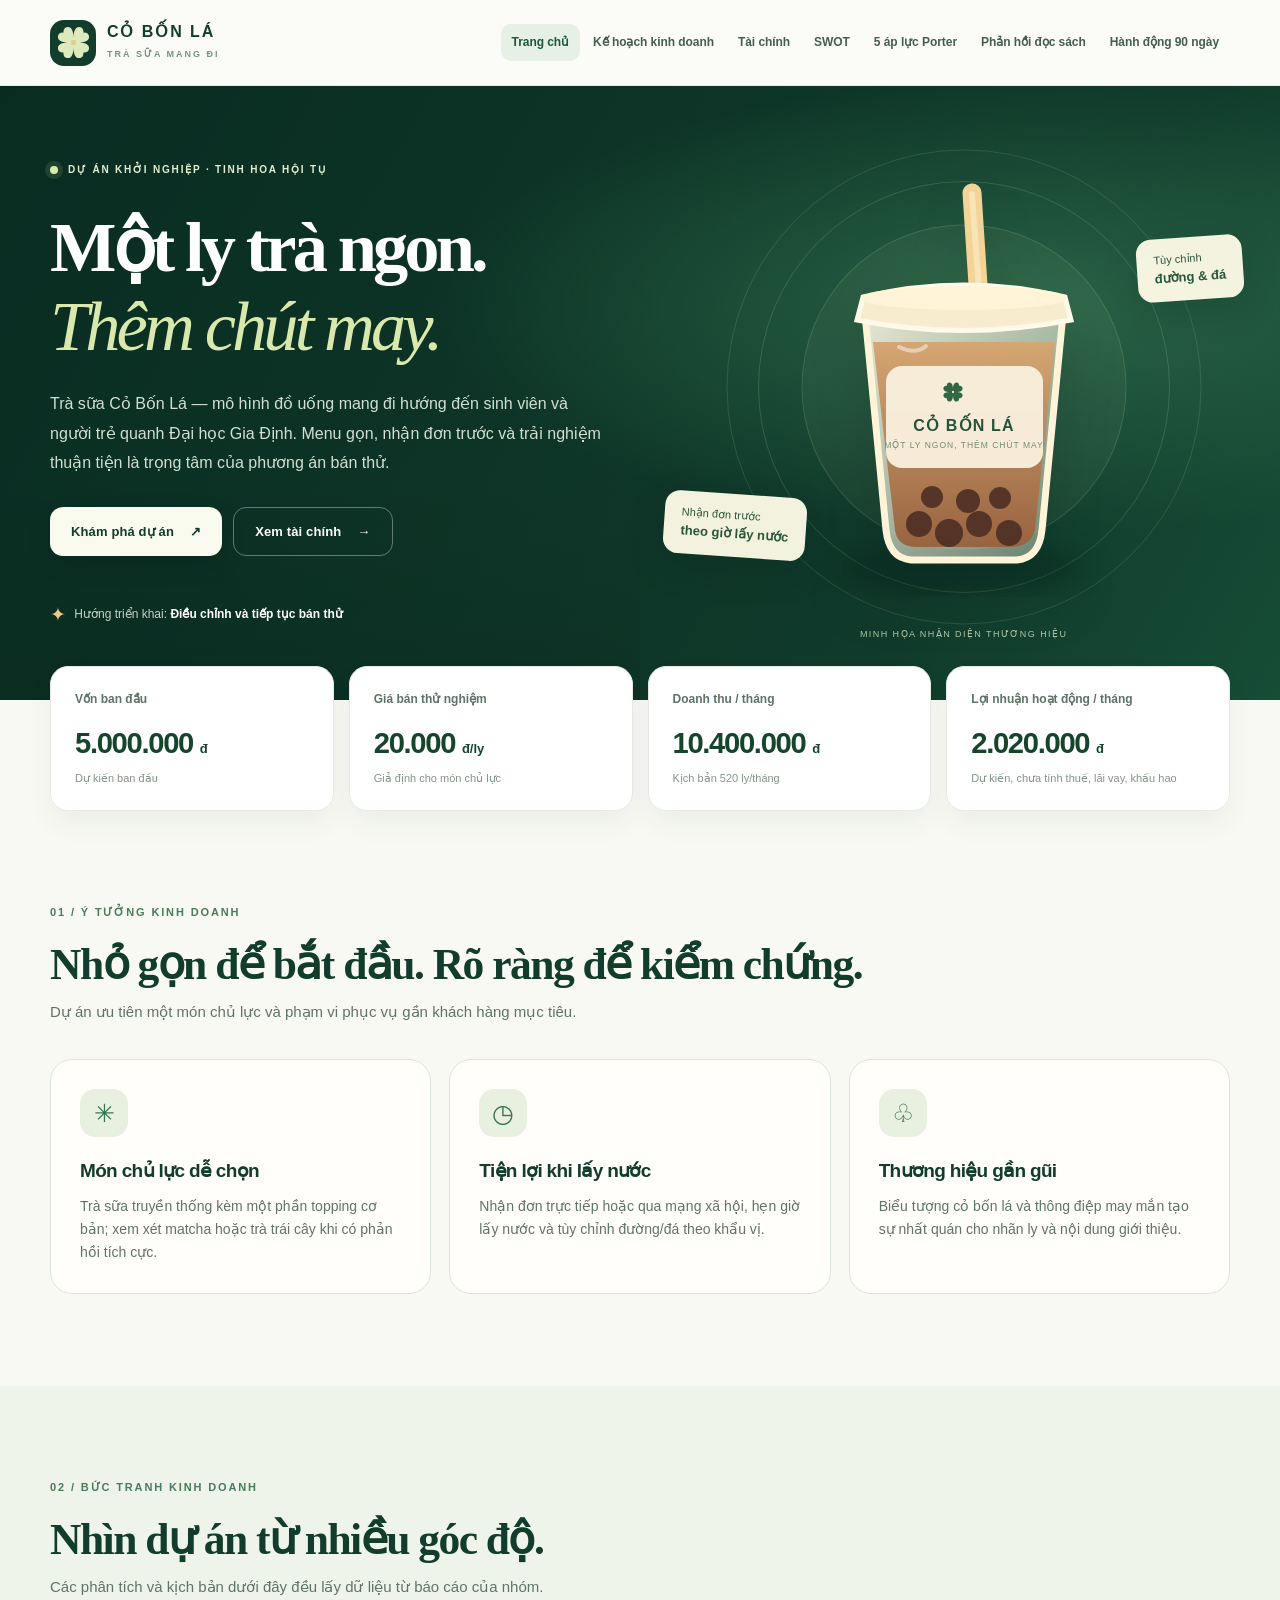
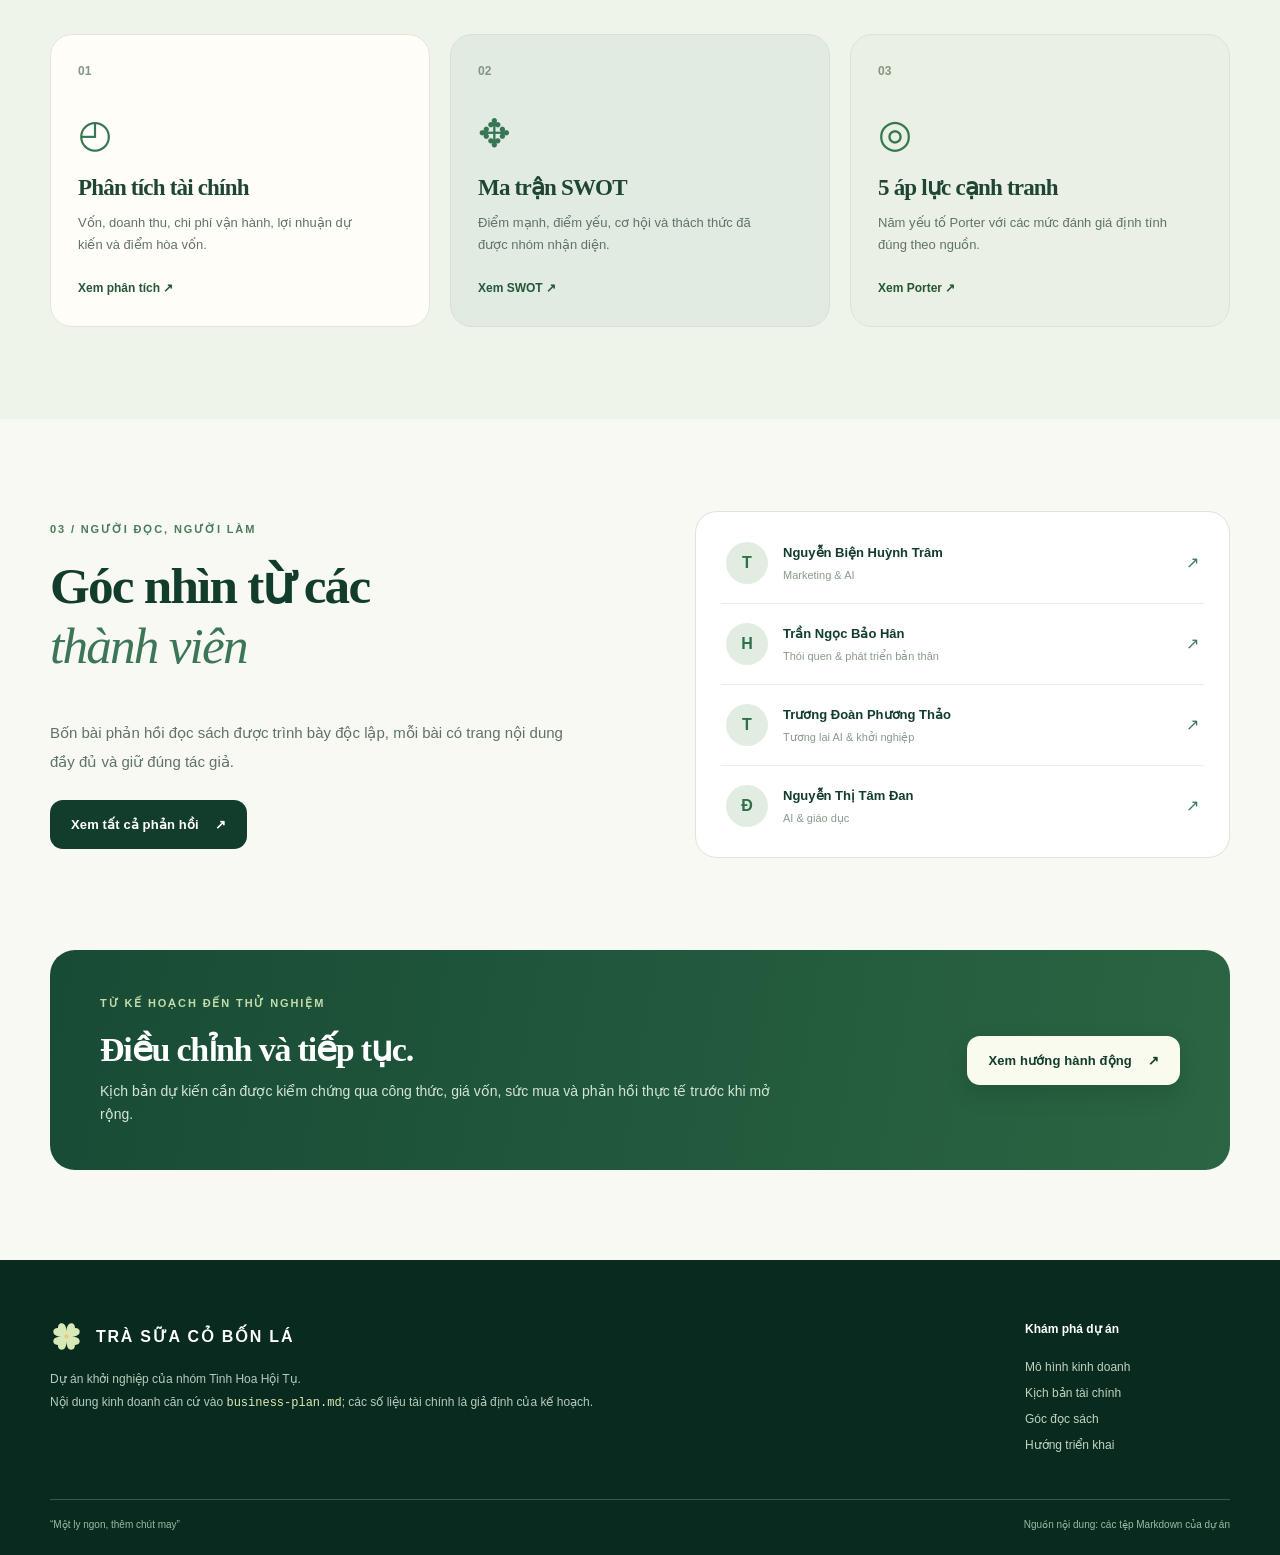
<file: index.html>
<!doctype html>
<html lang="vi">
<head>
<meta charset="utf-8"><meta name="viewport" content="width=device-width, initial-scale=1">
<meta name="color-scheme" content="light">
<title>Trang chủ | Trà sữa Cỏ Bốn Lá</title>
<meta name="description" content="Trà sữa Cỏ Bốn Lá – dự án sinh viên của nhóm Tinh Hoa Hội Tụ.">
<link rel="stylesheet" href="style.css">
</head>
<body>
<a class="skip-link" href="#main">Bỏ qua điều hướng</a>
<header class="site-header"><div class="container header-inner">
<a class="brand" href="index.html" aria-label="Trà sữa Cỏ Bốn Lá – Trang chủ"><span class="brand-mark"><svg viewBox="0 0 40 40" width="39" height="39" aria-hidden="true" focusable="false"><g fill="currentColor"><path d="M19 18.5C8 16.8 7.4 4 14.1 4 19.1 4 20 10.5 20 15c0-4.5.9-11 5.9-11C32.6 4 32 16.8 21 18.5Z"/><path d="M21.5 19C23.2 8 36 7.4 36 14.1 36 19.1 29.5 20 25 20c4.5 0 11 .9 11 5.9C36 32.6 23.2 32 21.5 21Z"/><path d="M21 21.5C32 23.2 32.6 36 25.9 36 20.9 36 20 29.5 20 25c0 4.5-.9 11-5.9 11C7.4 36 8 23.2 19 21.5Z"/><path d="M18.5 21C16.8 32 4 32.6 4 25.9 4 20.9 10.5 20 15 20c-4.5 0-11-.9-11-5.9C4 7.4 16.8 8 18.5 19Z"/></g><circle cx="20" cy="20" r="2.6" fill="#ebca82"/></svg></span><span class="brand-wordmark"><strong>CỎ BỐN LÁ</strong><small>TRÀ SỮA MANG ĐI</small></span></a>
<input class="menu-toggle" type="checkbox" id="menu-toggle" aria-label="Mở menu điều hướng"><label class="menu-trigger" for="menu-toggle"><span></span><span></span><span></span><span class="sr-only">Mở menu</span></label>
<nav class="main-nav" aria-label="Điều hướng chính"><a href="index.html" class="nav-link is-active" aria-current="page">Trang chủ</a><a href="business-plan.html" class="nav-link " >Kế hoạch kinh doanh</a><a href="financial-analysis.html" class="nav-link " >Tài chính</a><a href="swot.html" class="nav-link " >SWOT</a><a href="five-forces.html" class="nav-link " >5 áp lực Porter</a><a href="reflections.html" class="nav-link " >Phản hồi đọc sách</a><a href="action-plan.html" class="nav-link " >Hành động 90 ngày</a></nav>
</div></header>
<main id="main">
<section class="home-hero"><div class="container home-hero__inner">
<div class="home-hero__copy"><div class="hero-tag"><span class="tag-dot"></span> DỰ ÁN KHỞI NGHIỆP · TINH HOA HỘI TỤ</div>
<h1>Một ly trà ngon.<br><em>Thêm chút may.</em></h1>
<p>Trà sữa Cỏ Bốn Lá — mô hình đồ uống mang đi hướng đến sinh viên và người trẻ quanh Đại học Gia Định. Menu gọn, nhận đơn trước và trải nghiệm thuận tiện là trọng tâm của phương án bán thử.</p>
<div class="hero-actions"><a class="button button--light" href="business-plan.html">Khám phá dự án <span aria-hidden="true">↗</span></a><a class="button button--outline-light" href="financial-analysis.html">Xem tài chính <span aria-hidden="true">→</span></a></div>
<div class="hero-caption"><span class="mini-star">✦</span> Hướng triển khai: <strong>Điều chỉnh và tiếp tục bán thử</strong></div></div>
<div class="hero-stage"><div class="stage-halo stage-halo--one"></div><div class="stage-halo stage-halo--two"></div><div class="stage-bubble stage-bubble--top">Tùy chỉnh<br><strong>đường & đá</strong></div><div class="stage-bubble stage-bubble--bottom">Nhận đơn trước<br><strong>theo giờ lấy nước</strong></div><svg class="cup-art" viewBox="0 0 430 470" role="img" aria-label="Minh họa ly trà sữa mang đi với biểu tượng cỏ bốn lá">
<defs><linearGradient id="glass" x1="0" y1="0" x2="1" y2="1"><stop stop-color="#fff9e6" stop-opacity=".9"/><stop offset="1" stop-color="#d7e2ce" stop-opacity=".44"/></linearGradient><linearGradient id="tea" x1="0" y1="0" x2="0" y2="1"><stop stop-color="#d5a672"/><stop offset="1" stop-color="#99633f"/></linearGradient><filter id="shadow"><feGaussianBlur stdDeviation="13"/></filter></defs>
<ellipse cx="213" cy="410" rx="130" ry="24" fill="#051c14" opacity=".30" filter="url(#shadow)"/>
<path d="M223 35 L230 142" stroke="#f4d396" stroke-width="19" stroke-linecap="round"/>
<path d="M223 36 L230 132" stroke="#fff9e8" stroke-opacity=".42" stroke-width="6" stroke-linecap="round"/>
<path d="M115 146 L315 146 L293 372 Q290 400 268 402 L162 402 Q140 400 137 372 Z" fill="url(#glass)" stroke="#fff4d8" stroke-width="7"/>
<path d="M124 184 L306 184 L286 372 Q282 388 263 389 L166 389 Q148 388 146 372 Z" fill="url(#tea)" opacity=".98"/>
<path d="M114 139 Q215 115 316 139 L322 162 Q213 183 108 162 Z" fill="#f7ecce" stroke="#fff9ea" stroke-width="5"/>
<ellipse cx="215" cy="140" rx="103" ry="12" fill="#fff4d8"/>
<g fill="#4b2d24" opacity=".88"><circle cx="170" cy="366" r="13"/><circle cx="200" cy="375" r="14"/><circle cx="230" cy="366" r="13"/><circle cx="260" cy="375" r="13"/><circle cx="183" cy="339" r="11"/><circle cx="219" cy="343" r="12"/><circle cx="251" cy="340" r="11"/></g>
<rect x="137" y="208" width="157" height="102" rx="16" fill="#f9efdc" opacity=".97"/>
<g transform="translate(192 222) scale(.6)" fill="#326746"><path d="M19 18.5C8 16.8 7.4 4 14.1 4 19.1 4 20 10.5 20 15c0-4.5.9-11 5.9-11C32.6 4 32 16.8 21 18.5Z"/><path d="M21.5 19C23.2 8 36 7.4 36 14.1 36 19.1 29.5 20 25 20c4.5 0 11 .9 11 5.9C36 32.6 23.2 32 21.5 21Z"/><path d="M21 21.5C32 23.2 32.6 36 25.9 36 20.9 36 20 29.5 20 25c0 4.5-.9 11-5.9 11C7.4 36 8 23.2 19 21.5Z"/><path d="M18.5 21C16.8 32 4 32.6 4 25.9 4 20.9 10.5 20 15 20c-4.5 0-11-.9-11-5.9C4 7.4 16.8 8 18.5 19Z"/></g>
<text x="215" y="273" text-anchor="middle" fill="#23533a" font-size="16" font-weight="700" font-family="Arial,sans-serif" letter-spacing="1.2">CỎ BỐN LÁ</text><text x="215" y="290" text-anchor="middle" fill="#6c8d71" font-size="8.5" font-family="Arial,sans-serif" letter-spacing="1">MỘT LY NGON, THÊM CHÚT MAY</text>
<path d="M150 189 Q167 197 177 188" stroke="#fff" stroke-opacity=".45" stroke-width="4" fill="none" stroke-linecap="round"/></svg><div class="stage-foot">MINH HỌA NHẬN DIỆN THƯƠNG HIỆU</div></div>
</div></section>
<section class="container stats-wrap" aria-label="Các chỉ số của phương án bán thử"><div class="kpi-grid kpi-grid--home">
<div class="kpi-card "><div class="kpi-card__label">Vốn ban đầu</div><strong class="kpi-card__value">5.000.000 <small>đ</small></strong><div class="kpi-card__note">Dự kiến ban đầu</div></div>
<div class="kpi-card "><div class="kpi-card__label">Giá bán thử nghiệm</div><strong class="kpi-card__value">20.000 <small>đ/ly</small></strong><div class="kpi-card__note">Giả định cho món chủ lực</div></div>
<div class="kpi-card "><div class="kpi-card__label">Doanh thu / tháng</div><strong class="kpi-card__value">10.400.000 <small>đ</small></strong><div class="kpi-card__note">Kịch bản 520 ly/tháng</div></div>
<div class="kpi-card "><div class="kpi-card__label">Lợi nhuận hoạt động / tháng</div><strong class="kpi-card__value">2.020.000 <small>đ</small></strong><div class="kpi-card__note">Dự kiến, chưa tính thuế, lãi vay, khấu hao</div></div>
</div></section>
<section class="section container"><div class="section-heading"><div><span class="eyebrow">01 / Ý TƯỞNG KINH DOANH</span><h2>Nhỏ gọn để bắt đầu. Rõ ràng để kiểm chứng.</h2><p>Dự án ưu tiên một món chủ lực và phạm vi phục vụ gần khách hàng mục tiêu.</p></div></div>
<div class="feature-grid"><article class="feature-card"><span class="feature-icon">✳</span><h3>Món chủ lực dễ chọn</h3><p>Trà sữa truyền thống kèm một phần topping cơ bản; xem xét matcha hoặc trà trái cây khi có phản hồi tích cực.</p></article><article class="feature-card"><span class="feature-icon">◷</span><h3>Tiện lợi khi lấy nước</h3><p>Nhận đơn trực tiếp hoặc qua mạng xã hội, hẹn giờ lấy nước và tùy chỉnh đường/đá theo khẩu vị.</p></article><article class="feature-card"><span class="feature-icon">♧</span><h3>Thương hiệu gần gũi</h3><p>Biểu tượng cỏ bốn lá và thông điệp may mắn tạo sự nhất quán cho nhãn ly và nội dung giới thiệu.</p></article></div></section>
<section class="section section--soft"><div class="container"><div class="section-heading"><div><span class="eyebrow">02 / BỨC TRANH KINH DOANH</span><h2>Nhìn dự án từ nhiều góc độ.</h2><p>Các phân tích và kịch bản dưới đây đều lấy dữ liệu từ báo cáo của nhóm.</p></div></div>
<div class="link-grid"><a class="explore-card explore-card--finance" href="financial-analysis.html"><span class="explore-card__num">01</span><span class="explore-card__icon">◴</span><h3>Phân tích tài chính</h3><p>Vốn, doanh thu, chi phí vận hành, lợi nhuận dự kiến và điểm hòa vốn.</p><span class="explore-card__arrow">Xem phân tích ↗</span></a><a class="explore-card explore-card--swot" href="swot.html"><span class="explore-card__num">02</span><span class="explore-card__icon">✥</span><h3>Ma trận SWOT</h3><p>Điểm mạnh, điểm yếu, cơ hội và thách thức đã được nhóm nhận diện.</p><span class="explore-card__arrow">Xem SWOT ↗</span></a><a class="explore-card explore-card--porter" href="five-forces.html"><span class="explore-card__num">03</span><span class="explore-card__icon">◎</span><h3>5 áp lực cạnh tranh</h3><p>Năm yếu tố Porter với các mức đánh giá định tính đúng theo nguồn.</p><span class="explore-card__arrow">Xem Porter ↗</span></a></div></div></section>
<section class="section container"><div class="split-section"><div><span class="eyebrow">03 / NGƯỜI ĐỌC, NGƯỜI LÀM</span><h2 class="split-heading">Góc nhìn từ các<br><em>thành viên</em></h2><p class="lead">Bốn bài phản hồi đọc sách được trình bày độc lập, mỗi bài có trang nội dung đầy đủ và giữ đúng tác giả.</p><a class="button button--dark" href="reflections.html">Xem tất cả phản hồi <span aria-hidden="true">↗</span></a></div><div class="member-mini-list"><a class="member-mini" href="reflection-nguyen-bien-huynh-tram.html"><span class="member-mini__badge">T</span><span><strong>Nguyễn Biện Huỳnh Trâm</strong><small>Marketing &amp; AI</small></span><span class="member-mini__arr">↗</span></a><a class="member-mini" href="reflection-tran-ngoc-bao-han.html"><span class="member-mini__badge">H</span><span><strong>Trần Ngọc Bảo Hân</strong><small>Thói quen &amp; phát triển bản thân</small></span><span class="member-mini__arr">↗</span></a><a class="member-mini" href="reflection-truong-doan-phuong-thao.html"><span class="member-mini__badge">T</span><span><strong>Trương Đoàn Phương Thảo</strong><small>Tương lai AI &amp; khởi nghiệp</small></span><span class="member-mini__arr">↗</span></a><a class="member-mini" href="reflection-nguyen-thi-tam-dan.html"><span class="member-mini__badge">Đ</span><span><strong>Nguyễn Thị Tâm Đan</strong><small>AI &amp; giáo dục</small></span><span class="member-mini__arr">↗</span></a></div></div></section>
<section class="container bottom-banner"><div><span class="eyebrow eyebrow--light">TỪ KẾ HOẠCH ĐẾN THỬ NGHIỆM</span><h2>Điều chỉnh và tiếp tục.</h2><p>Kịch bản dự kiến cần được kiểm chứng qua công thức, giá vốn, sức mua và phản hồi thực tế trước khi mở rộng.</p></div><a class="button button--light" href="action-plan.html">Xem hướng hành động <span aria-hidden="true">↗</span></a></section>
</main>
<footer class="site-footer"><div class="container footer-inner"><div><a class="footer-brand" href="index.html"><span class="footer-logo"><svg viewBox="0 0 40 40" width="39" height="39" aria-hidden="true" focusable="false"><g fill="currentColor"><path d="M19 18.5C8 16.8 7.4 4 14.1 4 19.1 4 20 10.5 20 15c0-4.5.9-11 5.9-11C32.6 4 32 16.8 21 18.5Z"/><path d="M21.5 19C23.2 8 36 7.4 36 14.1 36 19.1 29.5 20 25 20c4.5 0 11 .9 11 5.9C36 32.6 23.2 32 21.5 21Z"/><path d="M21 21.5C32 23.2 32.6 36 25.9 36 20.9 36 20 29.5 20 25c0 4.5-.9 11-5.9 11C7.4 36 8 23.2 19 21.5Z"/><path d="M18.5 21C16.8 32 4 32.6 4 25.9 4 20.9 10.5 20 15 20c-4.5 0-11-.9-11-5.9C4 7.4 16.8 8 18.5 19Z"/></g><circle cx="20" cy="20" r="2.6" fill="#ebca82"/></svg></span><span>TRÀ SỮA CỎ BỐN LÁ</span></a><p>Dự án khởi nghiệp của nhóm Tinh Hoa Hội Tụ.<br>Nội dung kinh doanh căn cứ vào <code>business-plan.md</code>; các số liệu tài chính là giả định của kế hoạch.</p></div><div class="footer-links"><strong>Khám phá dự án</strong><a href="business-plan.html">Mô hình kinh doanh</a><a href="financial-analysis.html">Kịch bản tài chính</a><a href="reflections.html">Góc đọc sách</a><a href="action-plan.html">Hướng triển khai</a></div></div><div class="container footer-bottom"><span>“Một ly ngon, thêm chút may”</span><span>Nguồn nội dung: các tệp Markdown của dự án</span></div></footer>
</body></html>
</file>
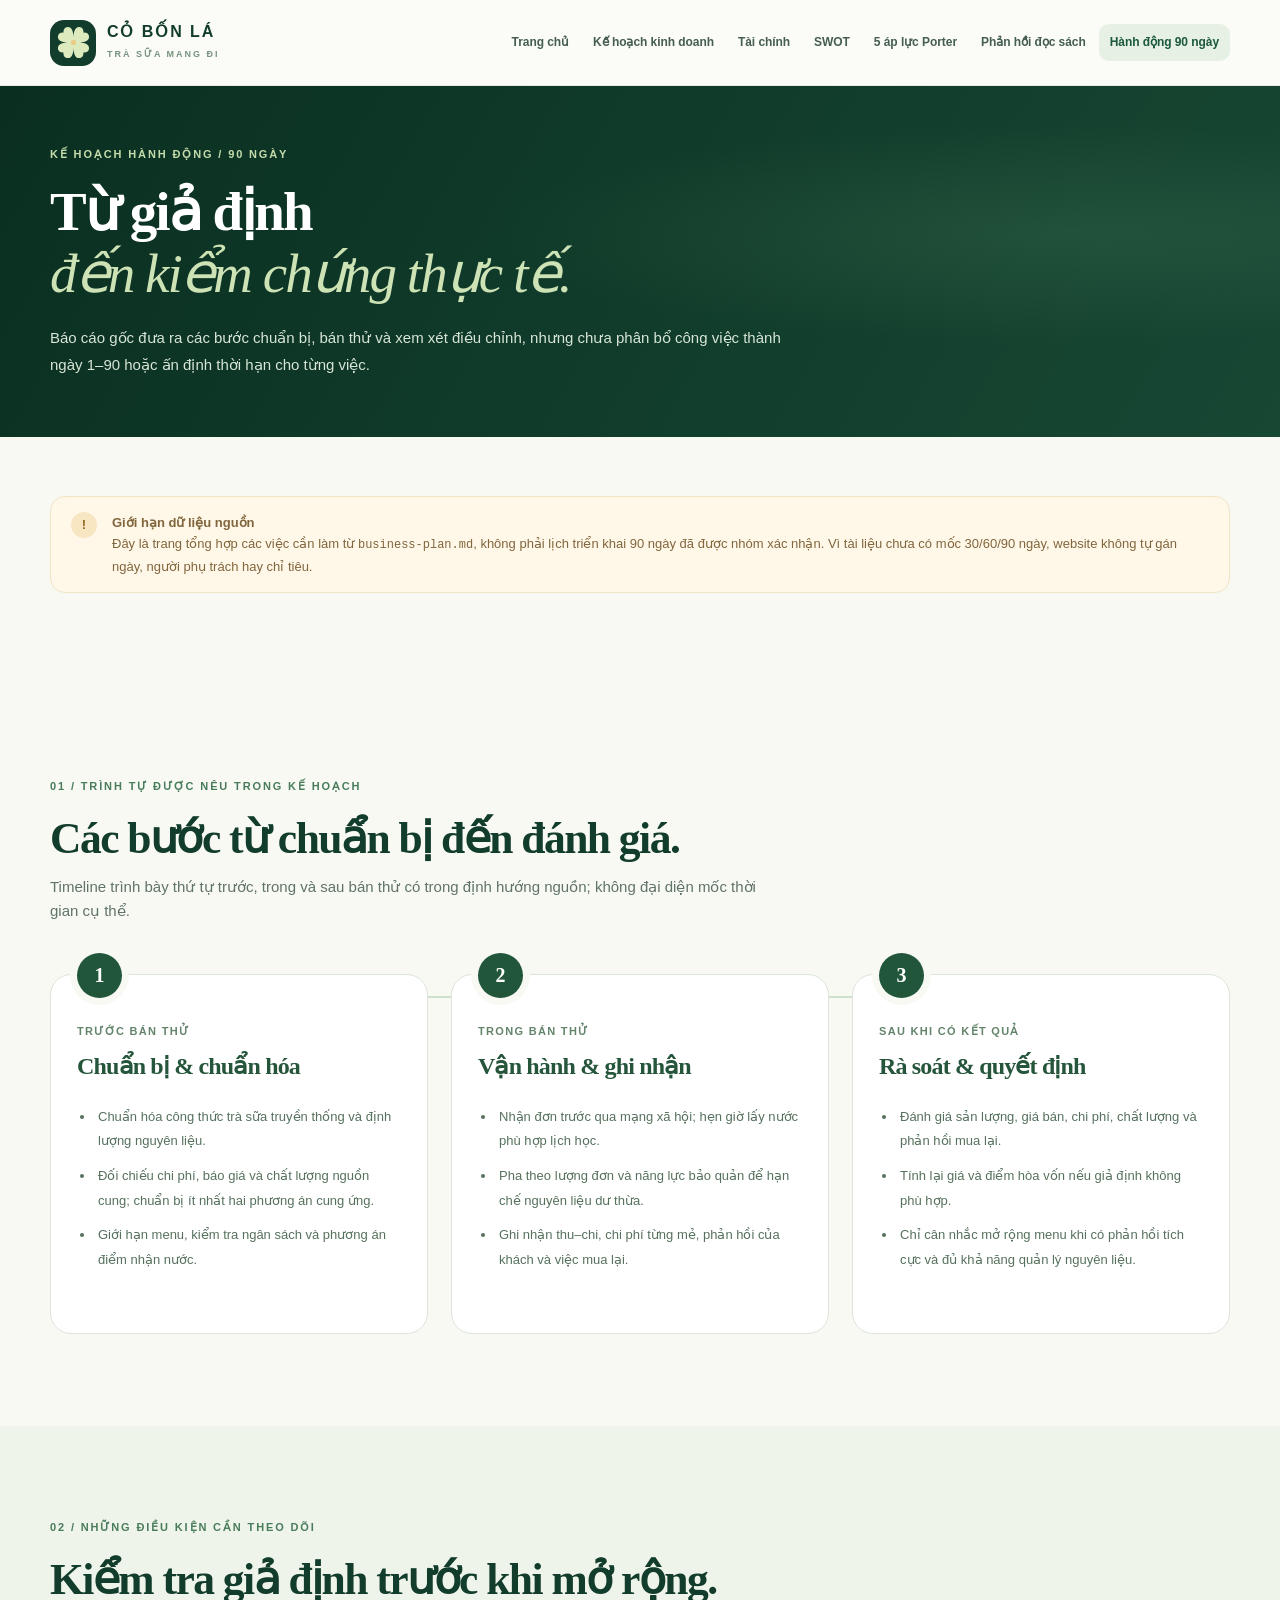
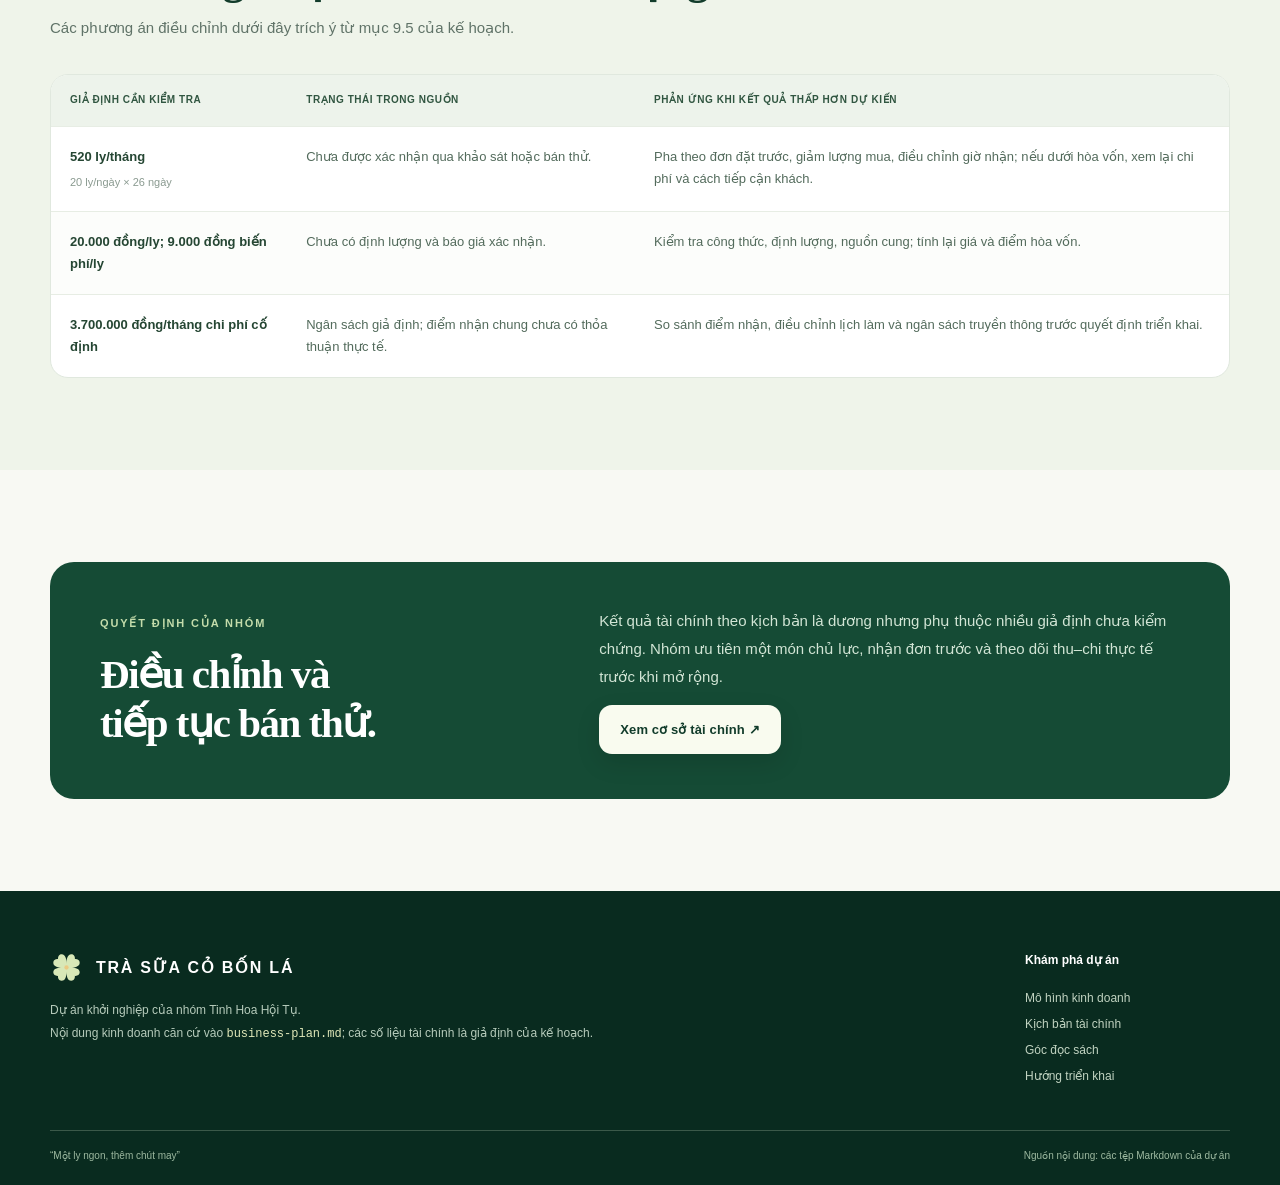
<file: action-plan.html>
<!doctype html>
<html lang="vi">
<head>
<meta charset="utf-8"><meta name="viewport" content="width=device-width, initial-scale=1">
<meta name="color-scheme" content="light">
<title>Kế hoạch hành động 90 ngày | Trà sữa Cỏ Bốn Lá</title>
<meta name="description" content="Các hạng mục hành động theo báo cáo, không tự tạo mốc thời gian 90 ngày khi nguồn chưa có.">
<link rel="stylesheet" href="style.css">
</head>
<body>
<a class="skip-link" href="#main">Bỏ qua điều hướng</a>
<header class="site-header"><div class="container header-inner">
<a class="brand" href="index.html" aria-label="Trà sữa Cỏ Bốn Lá – Trang chủ"><span class="brand-mark"><svg viewBox="0 0 40 40" width="39" height="39" aria-hidden="true" focusable="false"><g fill="currentColor"><path d="M19 18.5C8 16.8 7.4 4 14.1 4 19.1 4 20 10.5 20 15c0-4.5.9-11 5.9-11C32.6 4 32 16.8 21 18.5Z"/><path d="M21.5 19C23.2 8 36 7.4 36 14.1 36 19.1 29.5 20 25 20c4.5 0 11 .9 11 5.9C36 32.6 23.2 32 21.5 21Z"/><path d="M21 21.5C32 23.2 32.6 36 25.9 36 20.9 36 20 29.5 20 25c0 4.5-.9 11-5.9 11C7.4 36 8 23.2 19 21.5Z"/><path d="M18.5 21C16.8 32 4 32.6 4 25.9 4 20.9 10.5 20 15 20c-4.5 0-11-.9-11-5.9C4 7.4 16.8 8 18.5 19Z"/></g><circle cx="20" cy="20" r="2.6" fill="#ebca82"/></svg></span><span class="brand-wordmark"><strong>CỎ BỐN LÁ</strong><small>TRÀ SỮA MANG ĐI</small></span></a>
<input class="menu-toggle" type="checkbox" id="menu-toggle" aria-label="Mở menu điều hướng"><label class="menu-trigger" for="menu-toggle"><span></span><span></span><span></span><span class="sr-only">Mở menu</span></label>
<nav class="main-nav" aria-label="Điều hướng chính"><a href="index.html" class="nav-link " >Trang chủ</a><a href="business-plan.html" class="nav-link " >Kế hoạch kinh doanh</a><a href="financial-analysis.html" class="nav-link " >Tài chính</a><a href="swot.html" class="nav-link " >SWOT</a><a href="five-forces.html" class="nav-link " >5 áp lực Porter</a><a href="reflections.html" class="nav-link " >Phản hồi đọc sách</a><a href="action-plan.html" class="nav-link is-active" aria-current="page">Hành động 90 ngày</a></nav>
</div></header>
<main id="main"><section class="page-hero"><div class="container page-hero__inner"><div><span class="eyebrow eyebrow--light">KẾ HOẠCH HÀNH ĐỘNG / 90 NGÀY</span><h1>Từ giả định<br><em>đến kiểm chứng thực tế.</em></h1><p>Báo cáo gốc đưa ra các bước chuẩn bị, bán thử và xem xét điều chỉnh, nhưng chưa phân bổ công việc thành ngày 1–90 hoặc ấn định thời hạn cho từng việc.</p></div></div></section>
<section class="container section section--tight"><div class="source-note source-note--warning"><span>!</span><div><strong>Giới hạn dữ liệu nguồn</strong><br>Đây là trang tổng hợp các việc cần làm từ <code>business-plan.md</code>, không phải lịch triển khai 90 ngày đã được nhóm xác nhận. Vì tài liệu chưa có mốc 30/60/90 ngày, website không tự gán ngày, người phụ trách hay chỉ tiêu.</div></div></section>
<section class="section container"><div class="section-heading"><div><span class="eyebrow">01 / TRÌNH TỰ ĐƯỢC NÊU TRONG KẾ HOẠCH</span><h2>Các bước từ chuẩn bị đến đánh giá.</h2><p>Timeline trình bày thứ tự trước, trong và sau bán thử có trong định hướng nguồn; không đại diện mốc thời gian cụ thể.</p></div></div>
<div class="timeline"><article class="timeline-item"><div class="timeline-dot">1</div><span class="card-kicker">TRƯỚC BÁN THỬ</span><h3>Chuẩn bị & chuẩn hóa</h3><ul><li>Chuẩn hóa công thức trà sữa truyền thống và định lượng nguyên liệu.</li><li>Đối chiếu chi phí, báo giá và chất lượng nguồn cung; chuẩn bị ít nhất hai phương án cung ứng.</li><li>Giới hạn menu, kiểm tra ngân sách và phương án điểm nhận nước.</li></ul></article><article class="timeline-item"><div class="timeline-dot">2</div><span class="card-kicker">TRONG BÁN THỬ</span><h3>Vận hành & ghi nhận</h3><ul><li>Nhận đơn trước qua mạng xã hội; hẹn giờ lấy nước phù hợp lịch học.</li><li>Pha theo lượng đơn và năng lực bảo quản để hạn chế nguyên liệu dư thừa.</li><li>Ghi nhận thu–chi, chi phí từng mẻ, phản hồi của khách và việc mua lại.</li></ul></article><article class="timeline-item"><div class="timeline-dot">3</div><span class="card-kicker">SAU KHI CÓ KẾT QUẢ</span><h3>Rà soát & quyết định</h3><ul><li>Đánh giá sản lượng, giá bán, chi phí, chất lượng và phản hồi mua lại.</li><li>Tính lại giá và điểm hòa vốn nếu giả định không phù hợp.</li><li>Chỉ cân nhắc mở rộng menu khi có phản hồi tích cực và đủ khả năng quản lý nguyên liệu.</li></ul></article></div></section>
<section class="section section--soft"><div class="container"><div class="section-heading"><div><span class="eyebrow">02 / NHỮNG ĐIỀU KIỆN CẦN THEO DÕI</span><h2>Kiểm tra giả định trước khi mở rộng.</h2><p>Các phương án điều chỉnh dưới đây trích ý từ mục 9.5 của kế hoạch.</p></div></div>
<div class="table-scroll"><table class="comparison-table"><thead><tr><th>Giả định cần kiểm tra</th><th>Trạng thái trong nguồn</th><th>Phản ứng khi kết quả thấp hơn dự kiến</th></tr></thead><tbody><tr><td><strong>520 ly/tháng</strong><small>20 ly/ngày × 26 ngày</small></td><td>Chưa được xác nhận qua khảo sát hoặc bán thử.</td><td>Pha theo đơn đặt trước, giảm lượng mua, điều chỉnh giờ nhận; nếu dưới hòa vốn, xem lại chi phí và cách tiếp cận khách.</td></tr><tr><td><strong>20.000 đồng/ly; 9.000 đồng biến phí/ly</strong></td><td>Chưa có định lượng và báo giá xác nhận.</td><td>Kiểm tra công thức, định lượng, nguồn cung; tính lại giá và điểm hòa vốn.</td></tr><tr><td><strong>3.700.000 đồng/tháng chi phí cố định</strong></td><td>Ngân sách giả định; điểm nhận chung chưa có thỏa thuận thực tế.</td><td>So sánh điểm nhận, điều chỉnh lịch làm và ngân sách truyền thông trước quyết định triển khai.</td></tr></tbody></table></div></div></section>
<section class="section container"><div class="recommendation-panel recommendation-panel--dark"><div><span class="eyebrow eyebrow--light">QUYẾT ĐỊNH CỦA NHÓM</span><h2>Điều chỉnh và<br>tiếp tục bán thử.</h2></div><div><p>Kết quả tài chính theo kịch bản là dương nhưng phụ thuộc nhiều giả định chưa kiểm chứng. Nhóm ưu tiên một món chủ lực, nhận đơn trước và theo dõi thu–chi thực tế trước khi mở rộng.</p><a class="button button--light" href="financial-analysis.html">Xem cơ sở tài chính ↗</a></div></div></section>
</main>
<footer class="site-footer"><div class="container footer-inner"><div><a class="footer-brand" href="index.html"><span class="footer-logo"><svg viewBox="0 0 40 40" width="39" height="39" aria-hidden="true" focusable="false"><g fill="currentColor"><path d="M19 18.5C8 16.8 7.4 4 14.1 4 19.1 4 20 10.5 20 15c0-4.5.9-11 5.9-11C32.6 4 32 16.8 21 18.5Z"/><path d="M21.5 19C23.2 8 36 7.4 36 14.1 36 19.1 29.5 20 25 20c4.5 0 11 .9 11 5.9C36 32.6 23.2 32 21.5 21Z"/><path d="M21 21.5C32 23.2 32.6 36 25.9 36 20.9 36 20 29.5 20 25c0 4.5-.9 11-5.9 11C7.4 36 8 23.2 19 21.5Z"/><path d="M18.5 21C16.8 32 4 32.6 4 25.9 4 20.9 10.5 20 15 20c-4.5 0-11-.9-11-5.9C4 7.4 16.8 8 18.5 19Z"/></g><circle cx="20" cy="20" r="2.6" fill="#ebca82"/></svg></span><span>TRÀ SỮA CỎ BỐN LÁ</span></a><p>Dự án khởi nghiệp của nhóm Tinh Hoa Hội Tụ.<br>Nội dung kinh doanh căn cứ vào <code>business-plan.md</code>; các số liệu tài chính là giả định của kế hoạch.</p></div><div class="footer-links"><strong>Khám phá dự án</strong><a href="business-plan.html">Mô hình kinh doanh</a><a href="financial-analysis.html">Kịch bản tài chính</a><a href="reflections.html">Góc đọc sách</a><a href="action-plan.html">Hướng triển khai</a></div></div><div class="container footer-bottom"><span>“Một ly ngon, thêm chút may”</span><span>Nguồn nội dung: các tệp Markdown của dự án</span></div></footer>
</body></html>
</file>
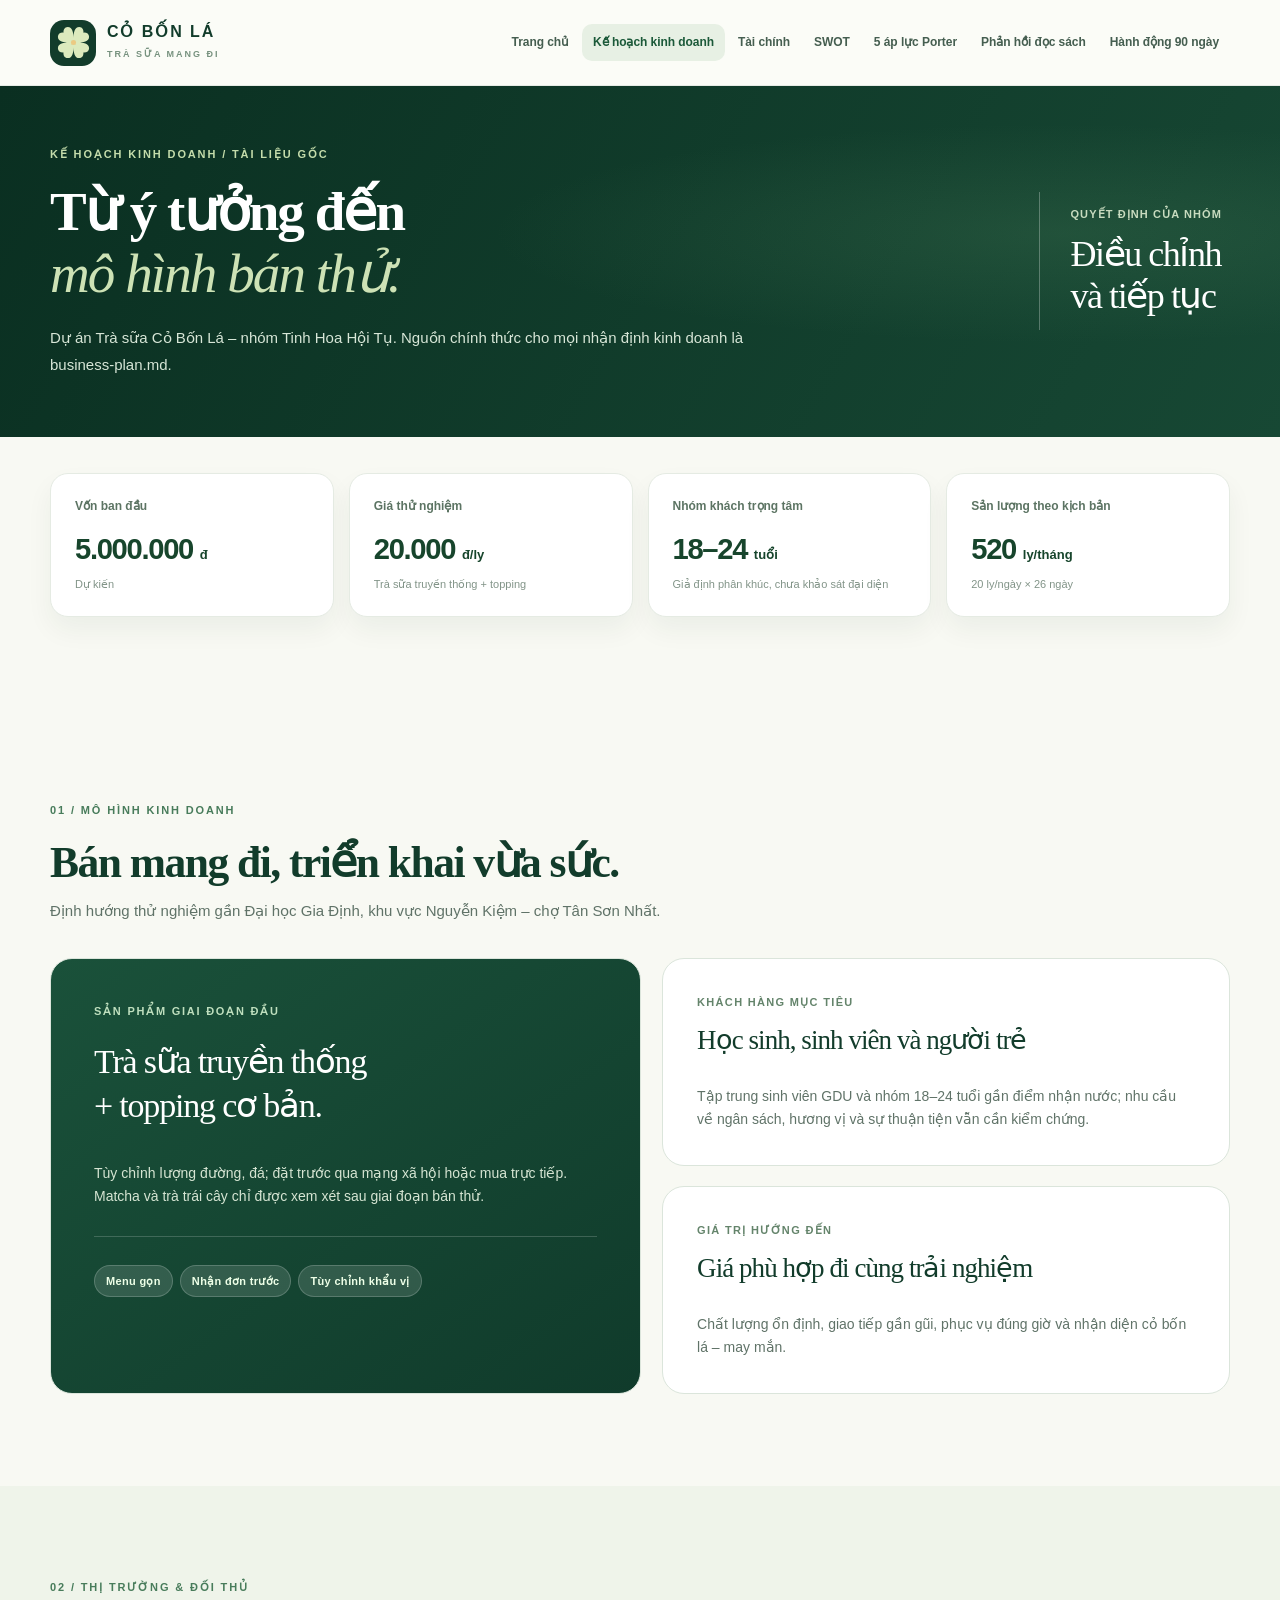
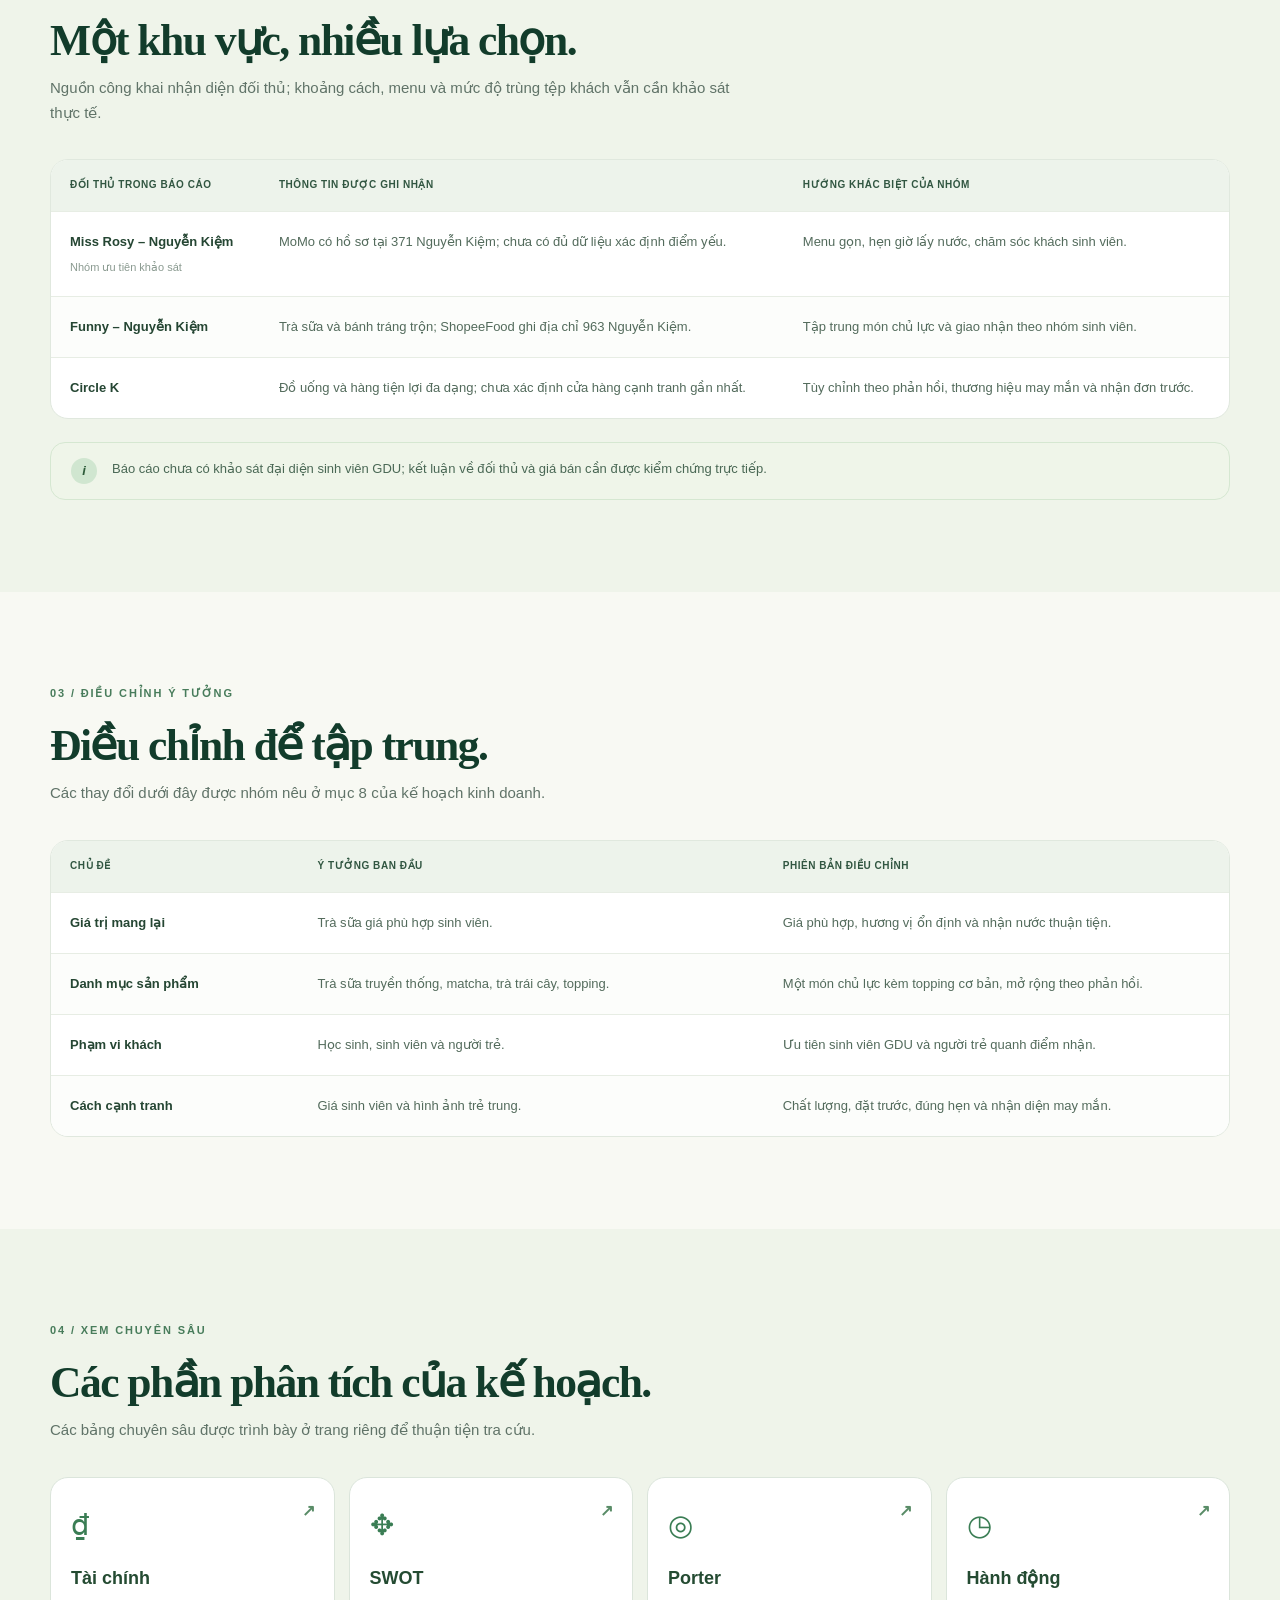
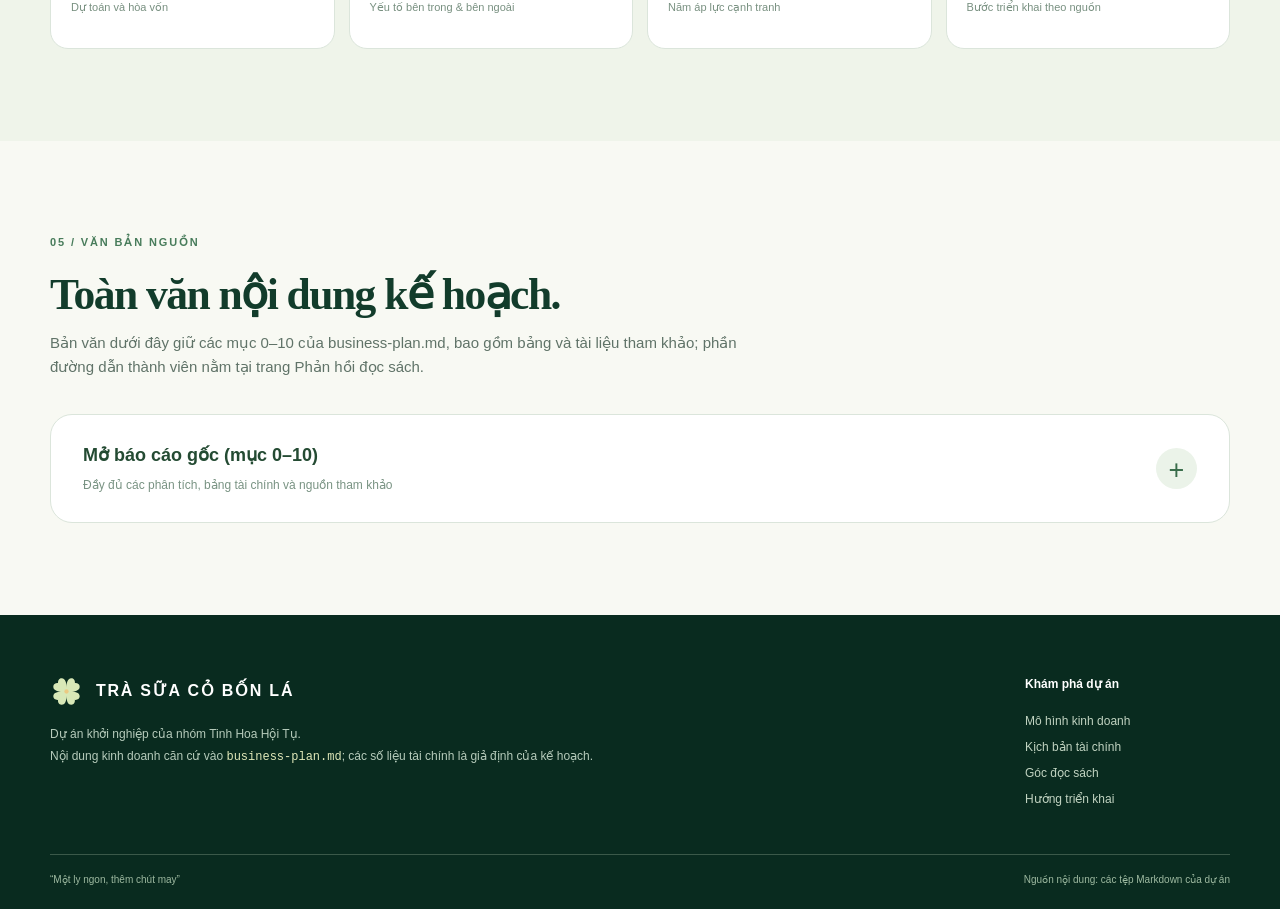
<file: business-plan.html>
<!doctype html>
<html lang="vi">
<head>
<meta charset="utf-8"><meta name="viewport" content="width=device-width, initial-scale=1">
<meta name="color-scheme" content="light">
<title>Kế hoạch kinh doanh | Trà sữa Cỏ Bốn Lá</title>
<meta name="description" content="Mô hình, khách hàng, đối thủ, điều chỉnh ý tưởng và toàn văn báo cáo kinh doanh Trà sữa Cỏ Bốn Lá.">
<link rel="stylesheet" href="style.css">
</head>
<body>
<a class="skip-link" href="#main">Bỏ qua điều hướng</a>
<header class="site-header"><div class="container header-inner">
<a class="brand" href="index.html" aria-label="Trà sữa Cỏ Bốn Lá – Trang chủ"><span class="brand-mark"><svg viewBox="0 0 40 40" width="39" height="39" aria-hidden="true" focusable="false"><g fill="currentColor"><path d="M19 18.5C8 16.8 7.4 4 14.1 4 19.1 4 20 10.5 20 15c0-4.5.9-11 5.9-11C32.6 4 32 16.8 21 18.5Z"/><path d="M21.5 19C23.2 8 36 7.4 36 14.1 36 19.1 29.5 20 25 20c4.5 0 11 .9 11 5.9C36 32.6 23.2 32 21.5 21Z"/><path d="M21 21.5C32 23.2 32.6 36 25.9 36 20.9 36 20 29.5 20 25c0 4.5-.9 11-5.9 11C7.4 36 8 23.2 19 21.5Z"/><path d="M18.5 21C16.8 32 4 32.6 4 25.9 4 20.9 10.5 20 15 20c-4.5 0-11-.9-11-5.9C4 7.4 16.8 8 18.5 19Z"/></g><circle cx="20" cy="20" r="2.6" fill="#ebca82"/></svg></span><span class="brand-wordmark"><strong>CỎ BỐN LÁ</strong><small>TRÀ SỮA MANG ĐI</small></span></a>
<input class="menu-toggle" type="checkbox" id="menu-toggle" aria-label="Mở menu điều hướng"><label class="menu-trigger" for="menu-toggle"><span></span><span></span><span></span><span class="sr-only">Mở menu</span></label>
<nav class="main-nav" aria-label="Điều hướng chính"><a href="index.html" class="nav-link " >Trang chủ</a><a href="business-plan.html" class="nav-link is-active" aria-current="page">Kế hoạch kinh doanh</a><a href="financial-analysis.html" class="nav-link " >Tài chính</a><a href="swot.html" class="nav-link " >SWOT</a><a href="five-forces.html" class="nav-link " >5 áp lực Porter</a><a href="reflections.html" class="nav-link " >Phản hồi đọc sách</a><a href="action-plan.html" class="nav-link " >Hành động 90 ngày</a></nav>
</div></header>
<main id="main"><section class="page-hero"><div class="container page-hero__inner"><div><span class="eyebrow eyebrow--light">KẾ HOẠCH KINH DOANH / TÀI LIỆU GỐC</span><h1>Từ ý tưởng đến<br><em>mô hình bán thử.</em></h1><p>Dự án Trà sữa Cỏ Bốn Lá – nhóm Tinh Hoa Hội Tụ. Nguồn chính thức cho mọi nhận định kinh doanh là business-plan.md.</p></div><span class="hero-aside">QUYẾT ĐỊNH CỦA NHÓM <strong>Điều chỉnh<br>và tiếp tục</strong></span></div></section>
<section class="container section section--tight"><div class="kpi-grid"><div class="kpi-card "><div class="kpi-card__label">Vốn ban đầu</div><strong class="kpi-card__value">5.000.000 <small>đ</small></strong><div class="kpi-card__note">Dự kiến</div></div><div class="kpi-card "><div class="kpi-card__label">Giá thử nghiệm</div><strong class="kpi-card__value">20.000 <small>đ/ly</small></strong><div class="kpi-card__note">Trà sữa truyền thống + topping</div></div><div class="kpi-card "><div class="kpi-card__label">Nhóm khách trọng tâm</div><strong class="kpi-card__value">18–24 <small>tuổi</small></strong><div class="kpi-card__note">Giả định phân khúc, chưa khảo sát đại diện</div></div><div class="kpi-card "><div class="kpi-card__label">Sản lượng theo kịch bản</div><strong class="kpi-card__value">520 <small>ly/tháng</small></strong><div class="kpi-card__note">20 ly/ngày × 26 ngày</div></div></div></section>
<section class="section container"><div class="section-heading"><div><span class="eyebrow">01 / MÔ HÌNH KINH DOANH</span><h2>Bán mang đi, triển khai vừa sức.</h2><p>Định hướng thử nghiệm gần Đại học Gia Định, khu vực Nguyễn Kiệm – chợ Tân Sơn Nhất.</p></div></div>
<div class="two-col"><article class="info-panel info-panel--dark"><div class="tiny-label">SẢN PHẨM GIAI ĐOẠN ĐẦU</div><h3>Trà sữa truyền thống<br>+ topping cơ bản.</h3><p>Tùy chỉnh lượng đường, đá; đặt trước qua mạng xã hội hoặc mua trực tiếp. Matcha và trà trái cây chỉ được xem xét sau giai đoạn bán thử.</p><div class="soft-divider"></div><div class="badge-row"><span class="pill pill--inverse">Menu gọn</span><span class="pill pill--inverse">Nhận đơn trước</span><span class="pill pill--inverse">Tùy chỉnh khẩu vị</span></div></article>
<div class="stack-cards"><article class="info-panel"><span class="card-kicker">KHÁCH HÀNG MỤC TIÊU</span><h3>Học sinh, sinh viên và người trẻ</h3><p>Tập trung sinh viên GDU và nhóm 18–24 tuổi gần điểm nhận nước; nhu cầu về ngân sách, hương vị và sự thuận tiện vẫn cần kiểm chứng.</p></article><article class="info-panel"><span class="card-kicker">GIÁ TRỊ HƯỚNG ĐẾN</span><h3>Giá phù hợp đi cùng trải nghiệm</h3><p>Chất lượng ổn định, giao tiếp gần gũi, phục vụ đúng giờ và nhận diện cỏ bốn lá – may mắn.</p></article></div></div></section>
<section class="section section--soft"><div class="container"><div class="section-heading"><div><span class="eyebrow">02 / THỊ TRƯỜNG & ĐỐI THỦ</span><h2>Một khu vực, nhiều lựa chọn.</h2><p>Nguồn công khai nhận diện đối thủ; khoảng cách, menu và mức độ trùng tệp khách vẫn cần khảo sát thực tế.</p></div></div>
<div class="table-scroll"><table class="comparison-table"><thead><tr><th>Đối thủ trong báo cáo</th><th>Thông tin được ghi nhận</th><th>Hướng khác biệt của nhóm</th></tr></thead><tbody>
<tr><td><strong>Miss Rosy – Nguyễn Kiệm</strong><small>Nhóm ưu tiên khảo sát</small></td><td>MoMo có hồ sơ tại 371 Nguyễn Kiệm; chưa có đủ dữ liệu xác định điểm yếu.</td><td>Menu gọn, hẹn giờ lấy nước, chăm sóc khách sinh viên.</td></tr>
<tr><td><strong>Funny – Nguyễn Kiệm</strong></td><td>Trà sữa và bánh tráng trộn; ShopeeFood ghi địa chỉ 963 Nguyễn Kiệm.</td><td>Tập trung món chủ lực và giao nhận theo nhóm sinh viên.</td></tr>
<tr><td><strong>Circle K</strong></td><td>Đồ uống và hàng tiện lợi đa dạng; chưa xác định cửa hàng cạnh tranh gần nhất.</td><td>Tùy chỉnh theo phản hồi, thương hiệu may mắn và nhận đơn trước.</td></tr>
</tbody></table></div><div class="source-note"><span>i</span> Báo cáo chưa có khảo sát đại diện sinh viên GDU; kết luận về đối thủ và giá bán cần được kiểm chứng trực tiếp.</div></div></section>
<section class="section container"><div class="section-heading"><div><span class="eyebrow">03 / ĐIỀU CHỈNH Ý TƯỞNG</span><h2>Điều chỉnh để tập trung.</h2><p>Các thay đổi dưới đây được nhóm nêu ở mục 8 của kế hoạch kinh doanh.</p></div></div>
<div class="table-scroll"><table class="comparison-table before-after"><thead><tr><th>Chủ đề</th><th>Ý tưởng ban đầu</th><th>Phiên bản điều chỉnh</th></tr></thead><tbody><tr><td><strong>Giá trị mang lại</strong></td><td>Trà sữa giá phù hợp sinh viên.</td><td>Giá phù hợp, hương vị ổn định và nhận nước thuận tiện.</td></tr><tr><td><strong>Danh mục sản phẩm</strong></td><td>Trà sữa truyền thống, matcha, trà trái cây, topping.</td><td>Một món chủ lực kèm topping cơ bản, mở rộng theo phản hồi.</td></tr><tr><td><strong>Phạm vi khách</strong></td><td>Học sinh, sinh viên và người trẻ.</td><td>Ưu tiên sinh viên GDU và người trẻ quanh điểm nhận.</td></tr><tr><td><strong>Cách cạnh tranh</strong></td><td>Giá sinh viên và hình ảnh trẻ trung.</td><td>Chất lượng, đặt trước, đúng hẹn và nhận diện may mắn.</td></tr></tbody></table></div></section>
<section class="section section--soft"><div class="container"><div class="section-heading"><div><span class="eyebrow">04 / XEM CHUYÊN SÂU</span><h2>Các phần phân tích của kế hoạch.</h2><p>Các bảng chuyên sâu được trình bày ở trang riêng để thuận tiện tra cứu.</p></div></div>
<div class="mini-link-grid"><a class="mini-link" href="financial-analysis.html"><span>₫</span><strong>Tài chính</strong><small>Dự toán và hòa vốn</small><b>↗</b></a><a class="mini-link" href="swot.html"><span>✥</span><strong>SWOT</strong><small>Yếu tố bên trong & bên ngoài</small><b>↗</b></a><a class="mini-link" href="five-forces.html"><span>◎</span><strong>Porter</strong><small>Năm áp lực cạnh tranh</small><b>↗</b></a><a class="mini-link" href="action-plan.html"><span>◷</span><strong>Hành động</strong><small>Bước triển khai theo nguồn</small><b>↗</b></a></div></div></section>
<section class="section container" id="bao-cao-goc"><div class="section-heading"><div><span class="eyebrow">05 / VĂN BẢN NGUỒN</span><h2>Toàn văn nội dung kế hoạch.</h2><p>Bản văn dưới đây giữ các mục 0–10 của business-plan.md, bao gồm bảng và tài liệu tham khảo; phần đường dẫn thành viên nằm tại trang Phản hồi đọc sách.</p></div></div>
<details class="source-details"><summary><span><strong>Mở báo cáo gốc (mục 0–10)</strong><small>Đầy đủ các phân tích, bảng tài chính và nguồn tham khảo</small></span><span class="disclosure-icon">+</span></summary><div class="source-prose prose"><h2 id="0-tom-tat-du-an">0. Tóm tắt dự án</h2>
<ul>
<li><strong>Ý tưởng kinh doanh:</strong> Trà sữa Cỏ Bốn Lá là dự án kinh doanh đồ uống mang đi của nhóm sinh viên, với vốn ban đầu dự kiến 5.000.000 đồng. Dự án hướng đến khu vực gần Trường Đại học Gia Định, 371 Nguyễn Kiệm, kết hợp nhận đơn qua mạng xã hội.</li>
<li><strong>Khách hàng mục tiêu:</strong> Học sinh, sinh viên và người trẻ; tập trung vào nhóm 18–24 tuổi tại khu vực gần trường.</li>
<li><strong>Vấn đề cần giải quyết:</strong> Khách hàng cần đồ uống phù hợp ngân sách, hương vị dễ uống, chất lượng ổn định và thuận tiện mua.</li>
<li><strong>Sản phẩm/dịch vụ:</strong> Giai đoạn đầu tập trung trà sữa truyền thống kèm một phần topping cơ bản; matcha và trà trái cây được xem xét sau khi bán thử.</li>
<li><strong>Điểm khác biệt chính:</strong> Nhận diện cỏ bốn lá gắn với thông điệp may mắn, tùy chỉnh đường/đá và nhận đơn trước để khách chủ động thời gian lấy nước.</li>
<li><strong>Doanh thu và lợi nhuận hoạt động dự kiến/tháng:</strong> Theo kịch bản giả định bán 520 ly/tháng, doanh thu đạt 10.400.000 đồng và lợi nhuận hoạt động đơn giản đạt 2.020.000 đồng.</li>
<li><strong>Quyết định cuối cùng:</strong> Điều chỉnh và tiếp tục.</li>
<li><strong>Căn cứ quan trọng nhất:</strong> Dự án có thể thử nghiệm ở quy mô nhỏ, nhưng cần kiểm chứng sức mua, chất lượng và chi phí trước khi mở rộng.</li>
</ul>
<h2 id="1-y-tuong-khoi-nghiep">1. Ý tưởng khởi nghiệp</h2>
<p><strong>Mô tả ý tưởng</strong></p>
<p>Trà sữa Cỏ Bốn Lá cung cấp đồ uống mang đi với mức giá hướng đến sinh viên. Nhóm dự kiến bán gần Đại học Gia Định, kết hợp tiếp nhận đơn qua mạng xã hội và giao nhận theo khung giờ thống nhất.</p>
<p><strong>Sản phẩm kinh doanh</strong></p>
<p>Giai đoạn đầu tập trung một món chủ lực là trà sữa truyền thống kèm topping cơ bản, cho phép điều chỉnh đường và đá. Menu được mở rộng sang matcha hoặc trà trái cây khi có phản hồi tích cực và đủ khả năng quản lý nguyên liệu.</p>
<p><strong>Lý do lựa chọn ý tưởng</strong></p>
<p>Nhóm sinh viên có điều kiện tiếp cận khách hàng cùng môi trường học tập, thuận tiện giới thiệu sản phẩm và tiếp nhận góp ý. Mô hình bán mang đi, nhận đơn trước và triển khai menu gọn giúp nhóm giới hạn phạm vi đầu tư ban đầu.</p>
<p><strong>Vai trò hỗ trợ của AI</strong></p>
<p>AI hỗ trợ đề xuất sản phẩm, tên món, hình ảnh nhận diện, nội dung truyền thông và hệ thống hóa phân tích thị trường, đối thủ, SWOT, Porter. Nhóm chịu trách nhiệm kiểm tra nguồn, thử sản phẩm và lựa chọn đề xuất phù hợp với nguồn lực.</p>
<p><strong>Điểm hấp dẫn của ý tưởng</strong></p>
<p>Hình ảnh cỏ bốn lá tạo nền tảng xây dựng thương hiệu gần gũi với người trẻ. Thông điệp đề xuất <strong>“Một ly ngon, thêm chút may”</strong> có thể được sử dụng trên nhãn ly và bài giới thiệu sản phẩm. Việc bán thử theo từng đợt giúp nhóm điều chỉnh trước khi tăng quy mô.</p>
<h2 id="2-khach-hang-muc-tieu-va-van-e">2. Khách hàng mục tiêu và vấn đề</h2>
<div class="table-scroll"><table>
<thead>
<tr>
<th>Nội dung</th>
<th>Câu trả lời của nhóm</th>
<th>Căn cứ/nguồn nếu có</th>
</tr>
</thead>
<tbody>
<tr>
<td>Khách hàng mục tiêu</td>
<td>Học sinh, sinh viên và người trẻ; trọng tâm là nhóm 18–24 tuổi gần Đại học Gia Định.</td>
<td>Phân khúc dự án lựa chọn; chưa có khảo sát đại diện tại trường.</td>
</tr>
<tr>
<td>Đặc điểm khách hàng</td>
<td>Quan tâm ngân sách, hương vị và sự thuận tiện; có thể mua trong giờ nghỉ hoặc sau giờ học.</td>
<td>Chân dung khách hàng giả định, cần kiểm chứng qua khảo sát và bán thử.</td>
</tr>
<tr>
<td>Vấn đề hoặc khó khăn</td>
<td>Cần cân đối giữa giá tiền, chất lượng, khẩu vị và thời gian chờ lấy nước.</td>
<td>Giả thuyết vấn đề của dự án.</td>
</tr>
<tr>
<td>Vì sao vấn đề đáng giải quyết</td>
<td>Giải pháp phù hợp giúp khách hàng có thêm lựa chọn đồ uống thuận tiện và tương xứng với số tiền bỏ ra.</td>
<td>Giá trị nhóm hướng đến.</td>
</tr>
<tr>
<td>Cách khách hàng đang giải quyết vấn đề</td>
<td>Mua tại quán trà sữa, quán nước, cửa hàng tiện lợi; đặt giao hàng hoặc chọn nước đóng chai.</td>
<td>Các phương án thay thế được xem xét trong phân tích cạnh tranh.</td>
</tr>
</tbody>
</table></div>
<h2 id="3-san-pham-hoac-dich-vu">3. Sản phẩm hoặc dịch vụ</h2>
<ul>
<li><strong>Mô tả sản phẩm/dịch vụ:</strong> Trà sữa truyền thống mang đi kèm topping cơ bản, tùy chỉnh đường/đá; nhận đơn trực tiếp và qua mạng xã hội.</li>
<li><strong>Vấn đề được giải quyết:</strong> Tạo thêm lựa chọn đồ uống phù hợp ngân sách và thuận tiện mua gần trường.</li>
<li><strong>Lợi ích khách hàng nhận được:</strong> Dễ lựa chọn, biết trước giá bán, điều chỉnh khẩu vị và hẹn giờ lấy nước.</li>
<li><strong>Điểm khác biệt chính:</strong> Nhận diện cỏ bốn lá – may mắn, giao tiếp gần gũi với sinh viên và phục vụ theo đơn đặt trước.</li>
<li><strong>Lý do quan trọng nhất để khách hàng lựa chọn:</strong> Hương vị, chất lượng và sự thuận tiện tương xứng với mức giá. Đây là giá trị cần chứng minh qua trải nghiệm thực tế.</li>
<li><strong>Giá bán đề xuất để thử nghiệm:</strong> 20.000 đồng/ly trà sữa truyền thống kèm một phần topping cơ bản. Đây là mức giá giả định, cần đối chiếu định lượng và chi phí thực tế.</li>
</ul>
<h2 id="4-nghien-cuu-thi-truong-va-kiem-chung">4. Nghiên cứu thị trường và kiểm chứng</h2>
<p><strong>Thị trường nhóm muốn tham gia</strong></p>
<p>Thị trường đồ uống mang đi quanh Đại học Gia Định, khu vực Nguyễn Kiệm – chợ Tân Sơn Nhất. Phạm vi ban đầu tập trung vào khách có thể nhận nước trực tiếp hoặc đặt theo nhóm.</p>
<p><strong>Nhu cầu chính của khách hàng</strong></p>
<p>Nhóm xác định các nhu cầu cần kiểm chứng gồm giá phù hợp, vị dễ uống, chất lượng ổn định, tùy chỉnh đường/đá và thời gian phục vụ thuận tiện.</p>
<p><strong>Xu hướng quan trọng</strong></p>
<p>Báo cáo thị trường năm 2024 của <a href="http://iPOS.vn" rel="noopener noreferrer" target="_blank">iPOS.vn</a> và Nestlé Professional ghi nhận 52,3% người được khảo sát ưu tiên đồ uống dưới 35.000 đồng. Tuy nhiên, báo cáo sáu tháng đầu năm 2026 cho thấy tỷ lệ chi dưới 35.000 đồng giảm còn 29,44%, phản ánh sự dịch chuyển mức chi tiêu. Hai báo cáo có thời kỳ khác nhau và không đại diện riêng cho sinh viên GDU. Nguồn: tài liệu [1], [2].</p>
<p><strong>Cơ hội</strong></p>
<p>Nhóm có thể xây dựng một lựa chọn đồ uống dành cho sinh viên, thử nghiệm từ số lượng nhỏ và cải thiện dựa trên phản hồi. Mạng xã hội được sử dụng để giới thiệu món, nhận đơn trước và duy trì liên hệ với khách hàng.</p>
<p><strong>Rủi ro thị trường</strong></p>
<p>Dự án chịu áp lực từ các quán hiện có, mô hình đồ uống giá thấp và nhiều sản phẩm thay thế. Nhóm nhận định rằng định vị “giá sinh viên” cần đi kèm chất lượng và sự thuận tiện để tạo lý do mua lại.</p>
<div class="table-scroll"><table>
<thead>
<tr>
<th>Thông tin cần kiểm tra</th>
<th>Nguồn, liên kết và ngày truy cập</th>
<th>Nguồn nói gì?</th>
<th>Kết luận của nhóm</th>
</tr>
</thead>
<tbody>
<tr>
<td>Khách hàng có quan tâm mức chi cho đồ uống hay không</td>
<td><a href="http://iPOS.vn" rel="noopener noreferrer" target="_blank">iPOS.vn</a> và Nestlé Professional, báo cáo năm 2024 và sáu tháng đầu năm 2026; xem tài liệu [1], [2]. Truy cập 08/11/2026.</td>
<td>Cơ cấu chi tiêu đồ uống thay đổi giữa các thời kỳ.</td>
<td>Có căn cứ để xem xét yếu tố giá, nhưng chưa thể kết luận sinh viên GDU chấp nhận mức 20.000 đồng/ly.</td>
</tr>
<tr>
<td>Khu vực Nguyễn Kiệm có lựa chọn cạnh tranh hay không</td>
<td>MoMo – MISS ROSY Nguyễn Kiệm; ShopeeFood – Funny Nguyễn Kiệm; xem tài liệu [3], [4]. Truy cập 08/11/2026.</td>
<td>Hai nền tảng có thông tin cơ sở kinh doanh tại Nguyễn Kiệm.</td>
<td>Có căn cứ nhận diện đối thủ; cần khảo sát trực tiếp để xác định hoạt động, khoảng cách và menu thực tế.</td>
</tr>
</tbody>
</table></div>
<p><strong>Kết luận sau nghiên cứu</strong></p>
<p>Nhóm quyết định điều chỉnh và tiếp tục theo hướng bán thử. Nghiên cứu nguồn thứ cấp giúp xác định bối cảnh, còn mức giá, sản lượng và khả năng mua lại cần được kiểm chứng tại khu vực dự kiến.</p>
<h2 id="5-phan-tich-oi-thu-canh-tranh">5. Phân tích đối thủ cạnh tranh</h2>
<p>Thông tin sản phẩm và địa điểm dựa trên nguồn công khai; khách hàng mục tiêu, khoảng trống và cách cạnh tranh là nhận định của nhóm.</p>
<div class="table-scroll"><table>
<thead>
<tr>
<th>Đối thủ</th>
<th>Sản phẩm/dịch vụ</th>
<th>Khách hàng mục tiêu</th>
<th>Điểm mạnh</th>
<th>Điểm yếu/khoảng trống</th>
<th>Dự án của nhóm khác gì?</th>
<th>Nguồn</th>
</tr>
</thead>
<tbody>
<tr>
<td>Miss Rosy – Nguyễn Kiệm</td>
<td>Đồ uống; MoMo có hồ sơ tại 371 Nguyễn Kiệm.</td>
<td>Người mua đồ uống trong khu vực, trong đó có thể có sinh viên.</td>
<td>Vị trí được ghi nhận gần khu vực nhóm dự kiến tiếp cận.</td>
<td>Chưa đủ dữ liệu kết luận điểm yếu. Nhóm chọn thử nghiệm nhận đơn theo lịch học và chăm sóc khách sinh viên.</td>
<td>Nhận diện cỏ bốn lá, menu gọn, nhận đơn trước theo giờ lấy nước.</td>
<td>MoMo [3].</td>
</tr>
<tr>
<td>Funny – Nguyễn Kiệm</td>
<td>Trà sữa và bánh tráng trộn; ShopeeFood ghi địa chỉ 963 Nguyễn Kiệm.</td>
<td>Người có nhu cầu mua đồ uống và ăn vặt trong phạm vi phục vụ.</td>
<td>Kết hợp đồ uống với đồ ăn vặt, có trang giới thiệu trên nền tảng đặt món.</td>
<td>Không mặc định là đối thủ sát cổng trường; cần kiểm tra mức độ trùng tệp khách. Cơ hội của nhóm là tập trung điểm nhận gần khách mục tiêu.</td>
<td>Tập trung món chủ lực và giao nhận theo nhóm sinh viên.</td>
<td>ShopeeFood [4].</td>
</tr>
<tr>
<td>Circle K</td>
<td>Trà, trà sữa, cà phê và các đồ uống khác.</td>
<td>Người cần mua nhanh, kết hợp đồ uống và hàng tiện lợi.</td>
<td>Danh mục lựa chọn đa dạng và mô hình mua sắm tiện lợi.</td>
<td>Chưa xác định cửa hàng cạnh tranh gần nhất. Nhóm chọn thử nghiệm tương tác trực tiếp và tùy chỉnh theo phản hồi.</td>
<td>Trải nghiệm thương hiệu may mắn, phục vụ gần gũi và đặt trước.</td>
<td>Circle K Việt Nam [5].</td>
</tr>
</tbody>
</table></div>
<p><strong>Đối thủ tạo áp lực lớn nhất</strong></p>
<p>Nhóm đánh giá sơ bộ <strong>Miss Rosy – Nguyễn Kiệm</strong> là đối thủ cần ưu tiên khảo sát vì vị trí được ghi nhận gần khu vực dự kiến kinh doanh. Kết luận về mức áp lực cần được kiểm tra thêm bằng menu, giá bán và hành vi mua thực tế; không sử dụng thông tin của cơ sở trùng tên ở địa điểm khác.</p>
<h2 id="6-phan-tich-swot">6. Phân tích SWOT</h2>
<div class="table-scroll"><table>
<thead>
<tr>
<th>Yếu tố</th>
<th>Nhận định cụ thể của nhóm</th>
<th>Căn cứ/ví dụ/nguồn</th>
<th>Tác động đến dự án</th>
</tr>
</thead>
<tbody>
<tr>
<td>S – Điểm mạnh</td>
<td>Nhóm sinh viên thuận tiện tiếp cận khách hàng cùng môi trường học tập.</td>
<td>Thành phần nhóm và khu vực dự kiến kinh doanh.</td>
<td>Hỗ trợ giới thiệu sản phẩm, lấy phản hồi và bán thử.</td>
</tr>
<tr>
<td>S – Điểm mạnh</td>
<td>Có thể chủ động giới hạn menu và quy mô triển khai.</td>
<td>Định hướng một món chủ lực trong giai đoạn đầu.</td>
<td>Giảm độ phức tạp khi mua nguyên liệu và pha chế.</td>
</tr>
<tr>
<td>S – Điểm mạnh</td>
<td>Có ý tưởng nhận diện cỏ bốn lá gắn với may mắn.</td>
<td>Nội dung thương hiệu đã xây dựng.</td>
<td>Tạo chủ đề nhất quán cho nhãn ly và truyền thông.</td>
</tr>
<tr>
<td>W – Điểm yếu</td>
<td>Vốn ban đầu dự kiến chỉ 5.000.000 đồng.</td>
<td>Ngân sách dự án.</td>
<td>Khả năng dự phòng và đầu tư thiết bị còn hạn chế.</td>
</tr>
<tr>
<td>W – Điểm yếu</td>
<td>Chưa có kết quả bán thử, giá vốn và công thức được xác nhận.</td>
<td>Trạng thái hiện tại của dự án.</td>
<td>Dự báo doanh thu, lợi nhuận còn phụ thuộc giả định.</td>
</tr>
<tr>
<td>W – Điểm yếu</td>
<td>Nhóm cần cân đối vận hành với lịch học.</td>
<td>Mô hình do sinh viên thực hiện.</td>
<td>Có thể ảnh hưởng thời gian bán và tính liên tục.</td>
</tr>
<tr>
<td>O – Cơ hội</td>
<td>Có thể phục vụ nhu cầu mua mang đi và nhận nước theo nhóm tại khu vực trường.</td>
<td>Cơ hội kinh doanh nhóm đề xuất, cần khảo sát.</td>
<td>Cho phép thử nghiệm cách bán phù hợp lịch học.</td>
</tr>
<tr>
<td>O – Cơ hội</td>
<td>Mạng xã hội tạo thêm kênh giới thiệu và tiếp nhận đơn.</td>
<td>Kênh bán dự kiến của dự án.</td>
<td>Hỗ trợ tiếp cận khách và ghi nhận phản hồi.</td>
</tr>
<tr>
<td>T – Thách thức</td>
<td>Khách có nhiều lựa chọn đồ uống và sản phẩm thay thế.</td>
<td>Nguồn đối thủ [3]–[5].</td>
<td>Khó giữ khách nếu chất lượng và giá trị chưa rõ.</td>
</tr>
<tr>
<td>T – Thách thức</td>
<td>Chi phí đầu vào, sức mua và lịch học có thể thay đổi.</td>
<td>Các rủi ro trong kịch bản vận hành.</td>
<td>Có thể làm tăng giá vốn, giảm lượng bán hoặc gây tồn kho.</td>
</tr>
</tbody>
</table></div>
<p><strong>Điểm mạnh quan trọng nhất:</strong> Khả năng tiếp cận sinh viên để lấy phản hồi và thử nghiệm, giúp nhóm điều chỉnh sát khách hàng mục tiêu.</p>
<p><strong>Điểm yếu nguy hiểm nhất:</strong> Chưa kiểm chứng giá vốn và dòng tiền trong điều kiện vốn hạn chế. Nhóm có thể bán được hàng nhưng vẫn thiếu tiền nếu định giá hoặc mua nguyên liệu không phù hợp.</p>
<p><strong>Cơ hội lớn nhất:</strong> Xây dựng nhóm khách ban đầu ở khu vực trường thông qua bán thử và nhận đơn trước.</p>
<p><strong>Thách thức lớn nhất:</strong> Khách dễ chuyển sang lựa chọn khác nếu sản phẩm thiếu ổn định hoặc chưa đáng với giá bán.</p>
<p><strong>Phản ứng của nhóm:</strong> Chuẩn hóa công thức, ghi nhận chi phí từng mẻ, mua nguyên liệu theo lượng đơn, giới hạn menu và theo dõi phản hồi mua lại.</p>
<h2 id="7-nam-ap-luc-canh-tranh-cua-porter">7. Năm áp lực cạnh tranh của Porter</h2>
<div class="table-scroll"><table>
<thead>
<tr>
<th>Áp lực cạnh tranh</th>
<th>Mức độ</th>
<th>Căn cứ/nhận định của nhóm</th>
<th>Tác động đến dự án</th>
</tr>
</thead>
<tbody>
<tr>
<td>Cạnh tranh giữa các đối thủ hiện tại</td>
<td>Cao</td>
<td>Có các lựa chọn đồ uống tại Nguyễn Kiệm và những mô hình tiện lợi khác.</td>
<td>Cần giữ chất lượng, phục vụ đúng hẹn và tạo lý do mua lại.</td>
</tr>
<tr>
<td>Nguy cơ từ đối thủ mới</td>
<td>Cao</td>
<td>Nhóm nhận định mô hình bán đồ uống nhỏ có thể được triển khai với sản phẩm tương tự.</td>
<td>Nhận diện thương hiệu và quan hệ khách hàng cần được xây dựng sớm.</td>
</tr>
<tr>
<td>Quyền thương lượng của nhà cung cấp</td>
<td>Trung bình</td>
<td>Có thể so sánh nguồn cung, nhưng mua số lượng nhỏ hạn chế khả năng thương lượng giá.</td>
<td>Cần ít nhất hai phương án cung ứng và kiểm tra chất lượng.</td>
</tr>
<tr>
<td>Quyền thương lượng của khách hàng</td>
<td>Cao</td>
<td>Khách có thể đổi nơi mua và so sánh nhiều lựa chọn.</td>
<td>Giá bán cần đi cùng chất lượng, khẩu vị và sự thuận tiện.</td>
</tr>
<tr>
<td>Nguy cơ từ sản phẩm/dịch vụ thay thế</td>
<td>Cao</td>
<td>Trà, cà phê, nước đóng chai và đồ uống tự chuẩn bị đều có thể thay thế.</td>
<td>Cần xác định rõ tình huống khách chọn sản phẩm của nhóm.</td>
</tr>
</tbody>
</table></div>
<p><strong>Đánh giá sức hấp dẫn của thị trường</strong></p>
<p>Nhóm đánh giá sơ bộ ở mức <strong>trung bình</strong>. Dự án phù hợp để kiểm chứng ở quy mô nhỏ; chưa có căn cứ mở rộng ngay. Ưu tiên là tìm món chủ lực, kiểm soát chi phí và hình thành nhóm khách mua lại.</p>
<h2 id="8-ieu-chinh-y-tuong-kinh-doanh">8. Điều chỉnh ý tưởng kinh doanh</h2>
<div class="table-scroll"><table>
<thead>
<tr>
<th>Nội dung</th>
<th>Ý tưởng ban đầu</th>
<th>Phát hiện từ thị trường/đối thủ/SWOT/Porter</th>
<th>Phiên bản điều chỉnh</th>
</tr>
</thead>
<tbody>
<tr>
<td>Vấn đề khách hàng</td>
<td>Cung cấp trà sữa giá phù hợp sinh viên.</td>
<td>Giá phù hợp chưa đủ tạo khác biệt khi khách có nhiều lựa chọn.</td>
<td>Kết hợp giá phù hợp, hương vị ổn định và nhận nước thuận tiện.</td>
</tr>
<tr>
<td>Sản phẩm/dịch vụ</td>
<td>Có trà sữa truyền thống, matcha, trà trái cây và topping.</td>
<td>Menu rộng làm tăng yêu cầu nguyên liệu và khả năng tồn kho.</td>
<td>Giai đoạn đầu tập trung trà sữa truyền thống kèm topping cơ bản; mở rộng theo phản hồi.</td>
</tr>
<tr>
<td>Khách hàng mục tiêu</td>
<td>Học sinh, sinh viên và người trẻ.</td>
<td>Tệp khách rộng, khó phục vụ hiệu quả với nguồn lực nhỏ.</td>
<td>Ưu tiên sinh viên GDU và người trẻ quanh điểm nhận nước.</td>
</tr>
<tr>
<td>Cách cạnh tranh</td>
<td>Giá sinh viên và hình ảnh trẻ trung.</td>
<td>Cạnh tranh bằng giảm giá kéo dài có thể làm giảm khả năng sinh lời.</td>
<td>Tập trung chất lượng, nhận đơn trước, phục vụ đúng hẹn và nhận diện may mắn.</td>
</tr>
</tbody>
</table></div>
<p><strong>Vấn đề lớn nhất nhóm phát hiện</strong></p>
<p>Ý tưởng chưa có lợi thế đủ rõ nếu chỉ nhấn mạnh giá thấp. Đồng thời, vốn hạn chế khiến việc triển khai nhiều món và đầu tư điểm bán ngay từ đầu có thể gây áp lực dòng tiền.</p>
<p><strong>Điểm cần thay đổi nhất</strong></p>
<p>Thu gọn menu, chuẩn hóa một món chủ lực và kiểm chứng định lượng trước khi tăng danh mục.</p>
<p><strong>Điều chỉnh sản phẩm/dịch vụ</strong></p>
<p>Giai đoạn đầu bán trà sữa truyền thống kèm topping cơ bản; ghi rõ giá, tùy chọn đường/đá và giờ nhận nước. Nhóm pha theo lượng đơn và năng lực bảo quản để hạn chế dư thừa.</p>
<p><strong>Điều chỉnh khách hàng mục tiêu</strong></p>
<p>Giữ nhóm khách chính nhưng tập trung phạm vi ban đầu vào sinh viên GDU và người trẻ gần điểm nhận. Nhóm chưa mở rộng sang tệp khách xa khi chưa có phương án giao nhận phù hợp.</p>
<p><strong>Điều chỉnh cách cạnh tranh</strong></p>
<p>Kết hợp mức giá thử nghiệm với chất lượng ổn định, đặt trước và phong cách thương hiệu nhất quán. Khuyến mãi chỉ thực hiện trong ngân sách đã tính.</p>
<p><strong>Giải pháp AI đề xuất</strong></p>
<p>AI đề xuất menu gọn, dùng chung nguyên liệu, một món chủ lực, nhận đơn trước, truyền thông hình ảnh cỏ bốn lá và ghi nhận thu–chi hằng ngày.</p>
<p><strong>Đánh giá của nhóm</strong></p>
<p>Nhóm đồng ý với hướng thử nghiệm nhỏ và kiểm soát chi phí vì phù hợp vốn ban đầu. Nhóm chưa lựa chọn mở rộng nhiều món, mua thiết bị lớn hoặc giảm giá kéo dài khi chưa có kết quả kiểm chứng.</p>
<p><strong>Ý tưởng sau điều chỉnh</strong></p>
<p>Trà sữa Cỏ Bốn Lá triển khai mô hình đồ uống mang đi, nhận đơn trước qua mạng xã hội và hẹn nhận gần Đại học Gia Định. Giai đoạn đầu tập trung trà sữa truyền thống kèm topping cơ bản, xây dựng trải nghiệm gần gũi và kiểm chứng hiệu quả trước khi mở rộng menu.</p>
<h2 id="9-phan-tich-tai-chinh-du-kien">9. Phân tích tài chính dự kiến</h2>
<p><strong>Đơn vị tiền tệ:</strong> Đồng Việt Nam (VNĐ).</p>
<p><strong>Đơn vị bán:</strong> Ly trà sữa truyền thống kèm một phần topping cơ bản.</p>
<p><strong>Kỳ dự báo:</strong> Một tháng bán thử, gồm 26 ngày bán.</p>
<p><strong>Cơ sở ước lượng số lượng bán mỗi tháng:</strong> Giả định lập kế hoạch bán 20 ly/ngày × 26 ngày = 520 ly/tháng; chưa phải kết quả khảo sát hoặc bán thực tế.</p>
<p>Các số tiền dưới đây là giả định của phương án kinh doanh, chưa có báo giá xác nhận. Giả định tận dụng thiết bị sẵn có, dùng điểm nhận chung, không đặt cọc mặt bằng và khách tự nhận nước. Lợi nhuận ở mục 9.4 là phép tính đơn giản, chưa tính thuế, lãi vay và khấu hao.</p>
<h3 id="9-1-chi-phi-khoi-au-chi-mot-lan">9.1. Chi phí khởi đầu (chỉ một lần)</h3>
<div class="table-scroll"><table>
<thead>
<tr>
<th>Khoản chi</th>
<th>Số tiền</th>
<th>Cách ước tính / nguồn</th>
<th>Cần thiết ngay?</th>
</tr>
</thead>
<tbody>
<tr>
<td>Dụng cụ bổ sung và thiết lập điểm bán ban đầu</td>
<td>1.800.000 đồng</td>
<td>Giả định ngân sách thiết lập; tận dụng thiết bị sẵn có, chưa có báo giá thực tế.</td>
<td>Có</td>
</tr>
<tr>
<td>Tổng chi phí khởi đầu</td>
<td><strong>1.800.000 đồng</strong></td>
<td>Tổng khoản chi một lần nêu trên.</td>
<td></td>
</tr>
</tbody>
</table></div>
<p><strong>Phân bổ vốn ban đầu:</strong> 1.800.000 đồng chi phí thiết lập + 1.500.000 đồng nguyên liệu, bao bì đợt đầu + 1.700.000 đồng tiền dự phòng = <strong>5.000.000 đồng</strong>.</p>
<p>Khoản mua nguyên liệu, bao bì đợt đầu là vốn hàng tồn kho; chi phí phần sử dụng cho sản phẩm bán ra được tính trong mục 9.3. Tiền dự phòng chưa chi không được tính là chi phí.</p>
<h3 id="9-2-gia-ban-va-doanh-thu-du-kien-moi-thang">9.2. Giá bán và doanh thu dự kiến mỗi tháng</h3>
<div class="table-scroll"><table>
<thead>
<tr>
<th>Sản phẩm / dịch vụ</th>
<th>Giá bán mỗi đơn vị</th>
<th>Số lượng bán dự kiến / tháng</th>
<th>Doanh thu dự kiến / tháng</th>
<th>Căn cứ cho giá và số lượng</th>
</tr>
</thead>
<tbody>
<tr>
<td>Trà sữa truyền thống kèm một phần topping cơ bản</td>
<td>20.000 đồng/ly</td>
<td>520 ly</td>
<td>20.000 × 520 = 10.400.000 đồng</td>
<td>Giá thử nghiệm giả định; sản lượng giả định 20 ly/ngày × 26 ngày, cần kiểm chứng bằng bán thử.</td>
</tr>
<tr>
<td>Tổng</td>
<td></td>
<td><strong>520 ly</strong></td>
<td><strong>10.400.000 đồng</strong></td>
<td></td>
</tr>
</tbody>
</table></div>
<h3 id="9-3-chi-phi-van-hanh-moi-thang">9.3. Chi phí vận hành mỗi tháng</h3>
<div class="table-scroll"><table>
<thead>
<tr>
<th>Khoản chi</th>
<th>Loại chi phí</th>
<th>Cách tính</th>
<th>Số tiền / tháng</th>
<th>Nguồn / giả định</th>
</tr>
</thead>
<tbody>
<tr>
<td>Nguyên liệu, topping, bao bì và hao hụt theo sản lượng</td>
<td>Biến đổi theo đơn vị bán</td>
<td>9.000 đồng/ly × 520 ly</td>
<td>4.680.000 đồng</td>
<td>Giả định tổng chi phí biến đổi 9.000 đồng/ly; cần đối chiếu định lượng và báo giá.</td>
</tr>
<tr>
<td>Công nhóm thực hiện</td>
<td>Cố định mỗi tháng</td>
<td>Ngân sách công nhóm/tháng</td>
<td>2.000.000 đồng</td>
<td>Khoản công giả định được đưa vào phép tính để ghi nhận công sức vận hành.</td>
</tr>
<tr>
<td>Điểm nhận nước dùng chung</td>
<td>Cố định mỗi tháng</td>
<td>Ngân sách điểm nhận/tháng</td>
<td>800.000 đồng</td>
<td>Giả định dùng chung điểm nhận, không thuê cửa hàng riêng và không đặt cọc; chưa có thỏa thuận thực tế.</td>
</tr>
<tr>
<td>Điện, nước</td>
<td>Cố định trong kịch bản tháng bán thử</td>
<td>Ngân sách điện nước/tháng</td>
<td>300.000 đồng</td>
<td>Giả định ngân sách trong phạm vi sản lượng dự kiến.</td>
</tr>
<tr>
<td>Truyền thông</td>
<td>Cố định theo ngân sách tháng</td>
<td>Ngân sách truyền thông/tháng</td>
<td>400.000 đồng</td>
<td>Giả định ngân sách cố định cho tháng bán thử.</td>
</tr>
<tr>
<td>Chi phí vận hành khác</td>
<td>Cố định theo ngân sách tháng</td>
<td>Ngân sách chi khác/tháng</td>
<td>200.000 đồng</td>
<td>Giả định khoản chi vận hành khác; không phải tiền dự phòng chưa chi.</td>
</tr>
<tr>
<td>Tổng chi phí biến đổi</td>
<td></td>
<td>9.000 × 520</td>
<td><strong>4.680.000 đồng</strong></td>
<td></td>
</tr>
<tr>
<td>Tổng chi phí cố định</td>
<td></td>
<td>2.000.000 + 800.000 + 300.000 + 400.000 + 200.000</td>
<td><strong>3.700.000 đồng</strong></td>
<td></td>
</tr>
</tbody>
</table></div>
<p><strong>Tổng chi phí vận hành mỗi tháng:</strong> 4.680.000 + 3.700.000 = <strong>8.380.000 đồng</strong>.</p>
<h3 id="9-4-ket-qua-du-kien-va-iem-hoa-von">9.4. Kết quả dự kiến và điểm hòa vốn</h3>
<p><strong>Doanh thu dự kiến mỗi tháng</strong></p>
<p>Thay số và kết quả: 20.000 đồng × 520 ly = <strong>10.400.000 đồng/tháng</strong>.</p>
<p><strong>Số dư đảm phí dự kiến mỗi tháng</strong></p>
<p>Thay số và kết quả: 10.400.000 đồng − 4.680.000 đồng = <strong>5.720.000 đồng/tháng</strong>.</p>
<p><strong>Lợi nhuận hoạt động dự kiến mỗi tháng</strong></p>
<p>Thay số và kết quả: 10.400.000 đồng − 4.680.000 đồng − 3.700.000 đồng = <strong>2.020.000 đồng/tháng</strong>.</p>
<p><strong>Điểm hòa vốn theo số đơn vị bán mỗi tháng</strong></p>
<p>Thay số và kết quả: 3.700.000 đồng ÷ (20.000 đồng − 9.000 đồng) = 336,36 ly; làm tròn lên = <strong>337 ly/tháng</strong>.</p>
<p><strong>Thời gian thu hồi chi phí khởi đầu</strong></p>
<p>Thay số và kết quả: 1.800.000 đồng ÷ 2.020.000 đồng/tháng ≈ <strong>0,89 tháng</strong>.</p>
<p>Kết quả trên ước tính thu hồi riêng chi phí khởi đầu 1.800.000 đồng khi lợi nhuận tháng không đổi; không phải cam kết hoàn vốn và không phải thu hồi toàn bộ vốn 5.000.000 đồng. Chi phí khởi đầu không trừ lại trong phép tính lợi nhuận tháng.</p>
<h3 id="9-5-kiem-tra-gia-inh-va-quyet-inh-cua-nhom">9.5. Kiểm tra giả định và quyết định của nhóm</h3>
<div class="table-scroll"><table>
<thead>
<tr>
<th>Giả định quan trọng</th>
<th>Căn cứ hiện có</th>
<th>Nếu kết quả thấp hơn dự kiến, nhóm sẽ làm gì?</th>
</tr>
</thead>
<tbody>
<tr>
<td>Sản lượng 520 ly/tháng, tương đương 20 ly/ngày trong 26 ngày</td>
<td>Giả định của phương án, chưa được xác nhận bằng khảo sát hay bán thử.</td>
<td>Pha theo đơn đặt trước, giảm lượng nguyên liệu mua mỗi đợt, điều chỉnh giờ nhận nước; nếu lượng bán dưới mức hòa vốn, xem lại chi phí và cách tiếp cận khách trước khi tiếp tục.</td>
</tr>
<tr>
<td>Giá bán 20.000 đồng/ly và chi phí biến đổi 9.000 đồng/ly</td>
<td>Giả định thử nghiệm; chưa có định lượng và báo giá xác nhận.</td>
<td>Nếu khách không chấp nhận giá hoặc số dư đảm phí thấp hơn dự kiến, kiểm tra công thức, định lượng và nguồn cung; tính lại giá và điểm hòa vốn trước khi quyết định.</td>
</tr>
<tr>
<td>Chi phí cố định 3.700.000 đồng/tháng</td>
<td>Ngân sách giả định, trong đó chi phí điểm nhận dùng chung chưa có thỏa thuận thực tế.</td>
<td>So sánh điểm nhận và phương án vận hành khác, điều chỉnh lịch làm và ngân sách truyền thông; chỉ triển khai khi tổng chi phù hợp nguồn vốn.</td>
</tr>
</tbody>
</table></div>
<p><strong>Quyết định của nhóm sau phân tích tài chính:</strong> Điều chỉnh và tiếp tục bán thử. Kịch bản tính toán cho kết quả dương nhưng phụ thuộc vào giá bán, sản lượng và chi phí chưa được kiểm chứng. Nhóm ưu tiên một món chủ lực, nhận đơn trước và theo dõi thu–chi thực tế trước khi mở rộng.</p>
<h2 id="10-tai-lieu-tham-khao">10. Tài liệu tham khảo</h2>
<p>Ngày truy cập các nguồn: <strong>08/11/2026</strong>.</p>
<ol>
<li><a href="http://iPOS.vn" rel="noopener noreferrer" target="_blank">iPOS.vn</a> và Nestlé Professional. <a href="https://ipos.vn/thong-cao-bao-chi-ipos-vn-va-nestle-professional-cong-bo-bao-cao-thi-truong-kinh-doanh-am-thuc-tai-viet-nam-nam-2024/" rel="noopener noreferrer" target="_blank">Thông cáo Báo cáo thị trường kinh doanh ẩm thực tại Việt Nam năm 2024</a>.</li>
<li><a href="http://iPOS.vn" rel="noopener noreferrer" target="_blank">iPOS.vn</a> và Nestlé Professional. <a href="https://ipos.vn/ipos-vn-va-nestle-professional-cong-bo-bao-cao-thi-truong-kinh-doanh-am-thuc-tai-viet-nam-6-thang-dau-nam-2026/" rel="noopener noreferrer" target="_blank">Thông cáo Báo cáo thị trường kinh doanh ẩm thực tại Việt Nam sáu tháng đầu năm 2026</a>.</li>
<li>MoMo – Thổ Địa Ăn Uống. <a href="https://www.momo.vn/page/9833072" rel="noopener noreferrer" target="_blank">MISS ROSY – Nguyễn Kiệm</a>.</li>
<li>ShopeeFood. <a href="https://shopeefood.vn/ho-chi-minh/tra-sua-funny" rel="noopener noreferrer" target="_blank">Funny – Trà Sữa &amp; Bánh Tráng Trộn – Nguyễn Kiệm</a>.</li>
<li>Circle K Việt Nam. <a href="https://www.circlek.com.vn/vi/thuc-an-thuc-uong/httpswww-circlek-com-vnvithuc-uong/" rel="noopener noreferrer" target="_blank">Danh mục thức uống</a>.</li>
</ol>
</div></details></section>
</main>
<footer class="site-footer"><div class="container footer-inner"><div><a class="footer-brand" href="index.html"><span class="footer-logo"><svg viewBox="0 0 40 40" width="39" height="39" aria-hidden="true" focusable="false"><g fill="currentColor"><path d="M19 18.5C8 16.8 7.4 4 14.1 4 19.1 4 20 10.5 20 15c0-4.5.9-11 5.9-11C32.6 4 32 16.8 21 18.5Z"/><path d="M21.5 19C23.2 8 36 7.4 36 14.1 36 19.1 29.5 20 25 20c4.5 0 11 .9 11 5.9C36 32.6 23.2 32 21.5 21Z"/><path d="M21 21.5C32 23.2 32.6 36 25.9 36 20.9 36 20 29.5 20 25c0 4.5-.9 11-5.9 11C7.4 36 8 23.2 19 21.5Z"/><path d="M18.5 21C16.8 32 4 32.6 4 25.9 4 20.9 10.5 20 15 20c-4.5 0-11-.9-11-5.9C4 7.4 16.8 8 18.5 19Z"/></g><circle cx="20" cy="20" r="2.6" fill="#ebca82"/></svg></span><span>TRÀ SỮA CỎ BỐN LÁ</span></a><p>Dự án khởi nghiệp của nhóm Tinh Hoa Hội Tụ.<br>Nội dung kinh doanh căn cứ vào <code>business-plan.md</code>; các số liệu tài chính là giả định của kế hoạch.</p></div><div class="footer-links"><strong>Khám phá dự án</strong><a href="business-plan.html">Mô hình kinh doanh</a><a href="financial-analysis.html">Kịch bản tài chính</a><a href="reflections.html">Góc đọc sách</a><a href="action-plan.html">Hướng triển khai</a></div></div><div class="container footer-bottom"><span>“Một ly ngon, thêm chút may”</span><span>Nguồn nội dung: các tệp Markdown của dự án</span></div></footer>
</body></html>
</file>
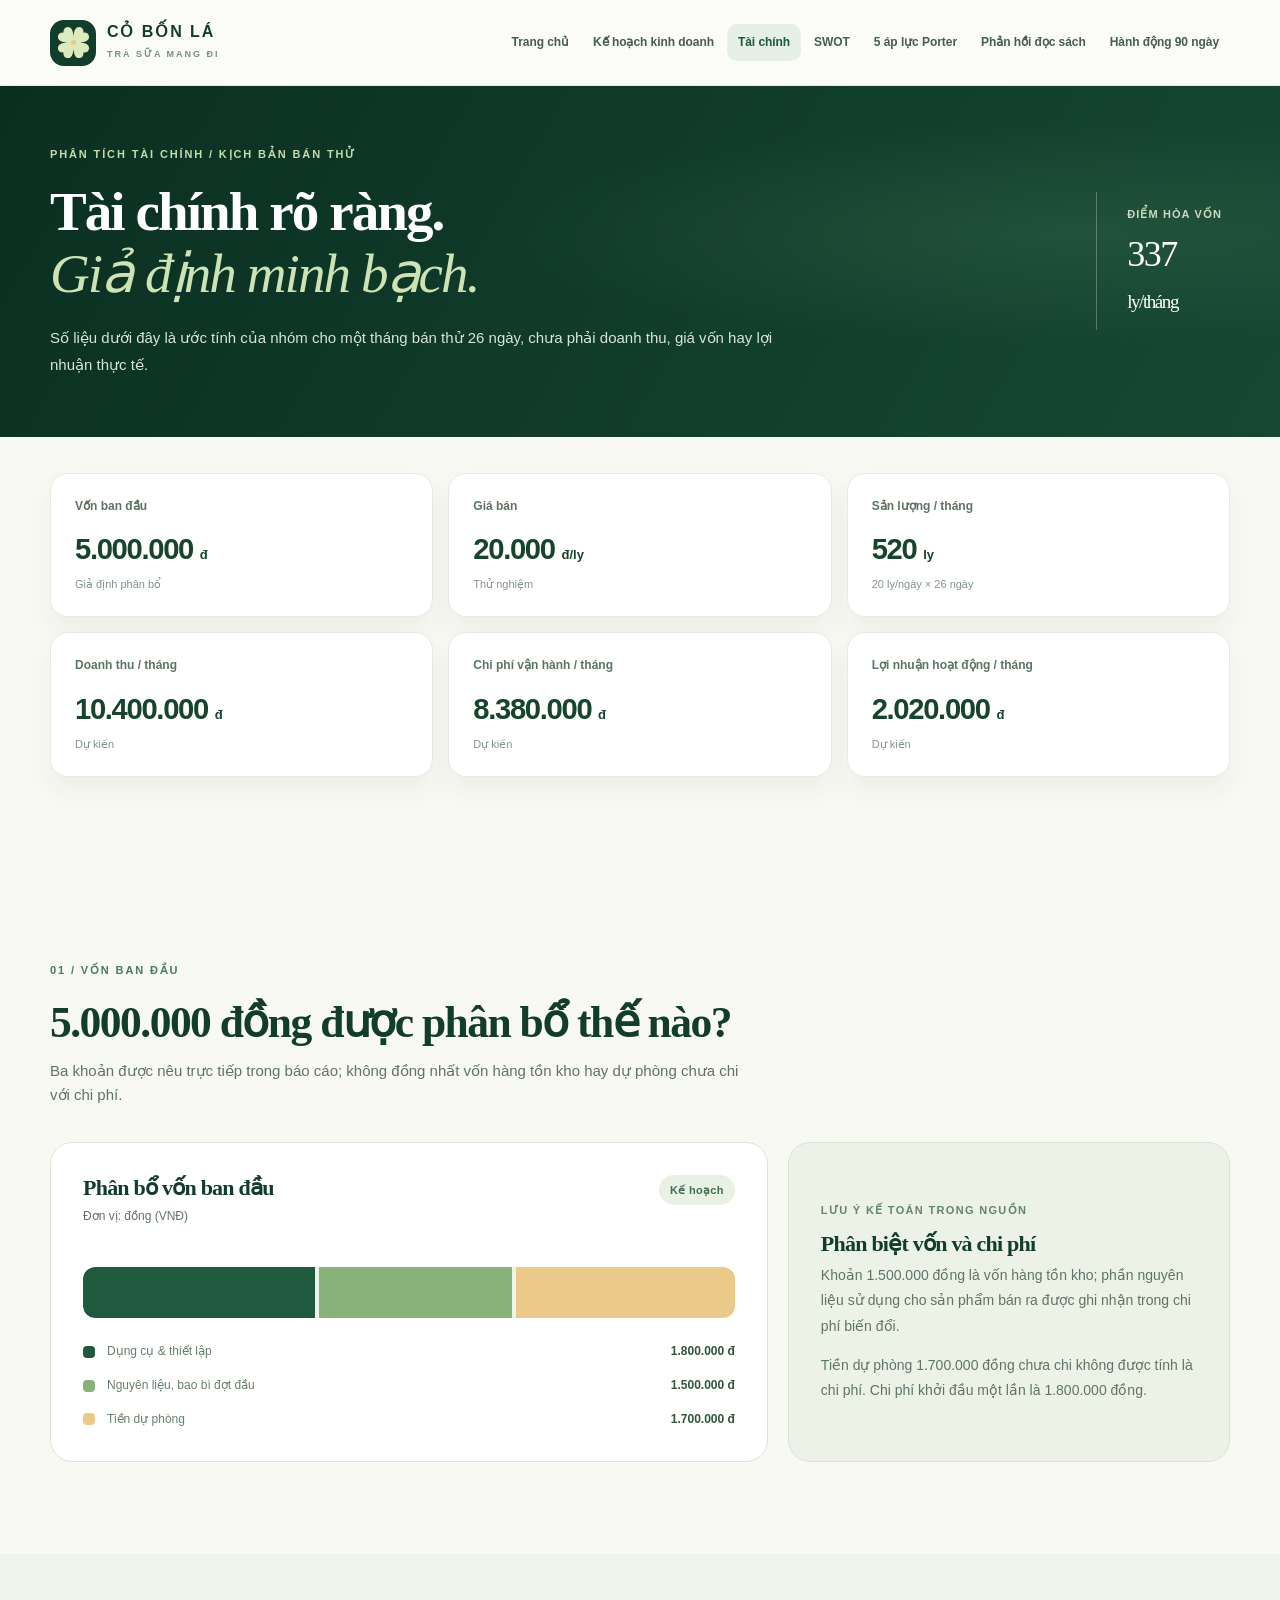
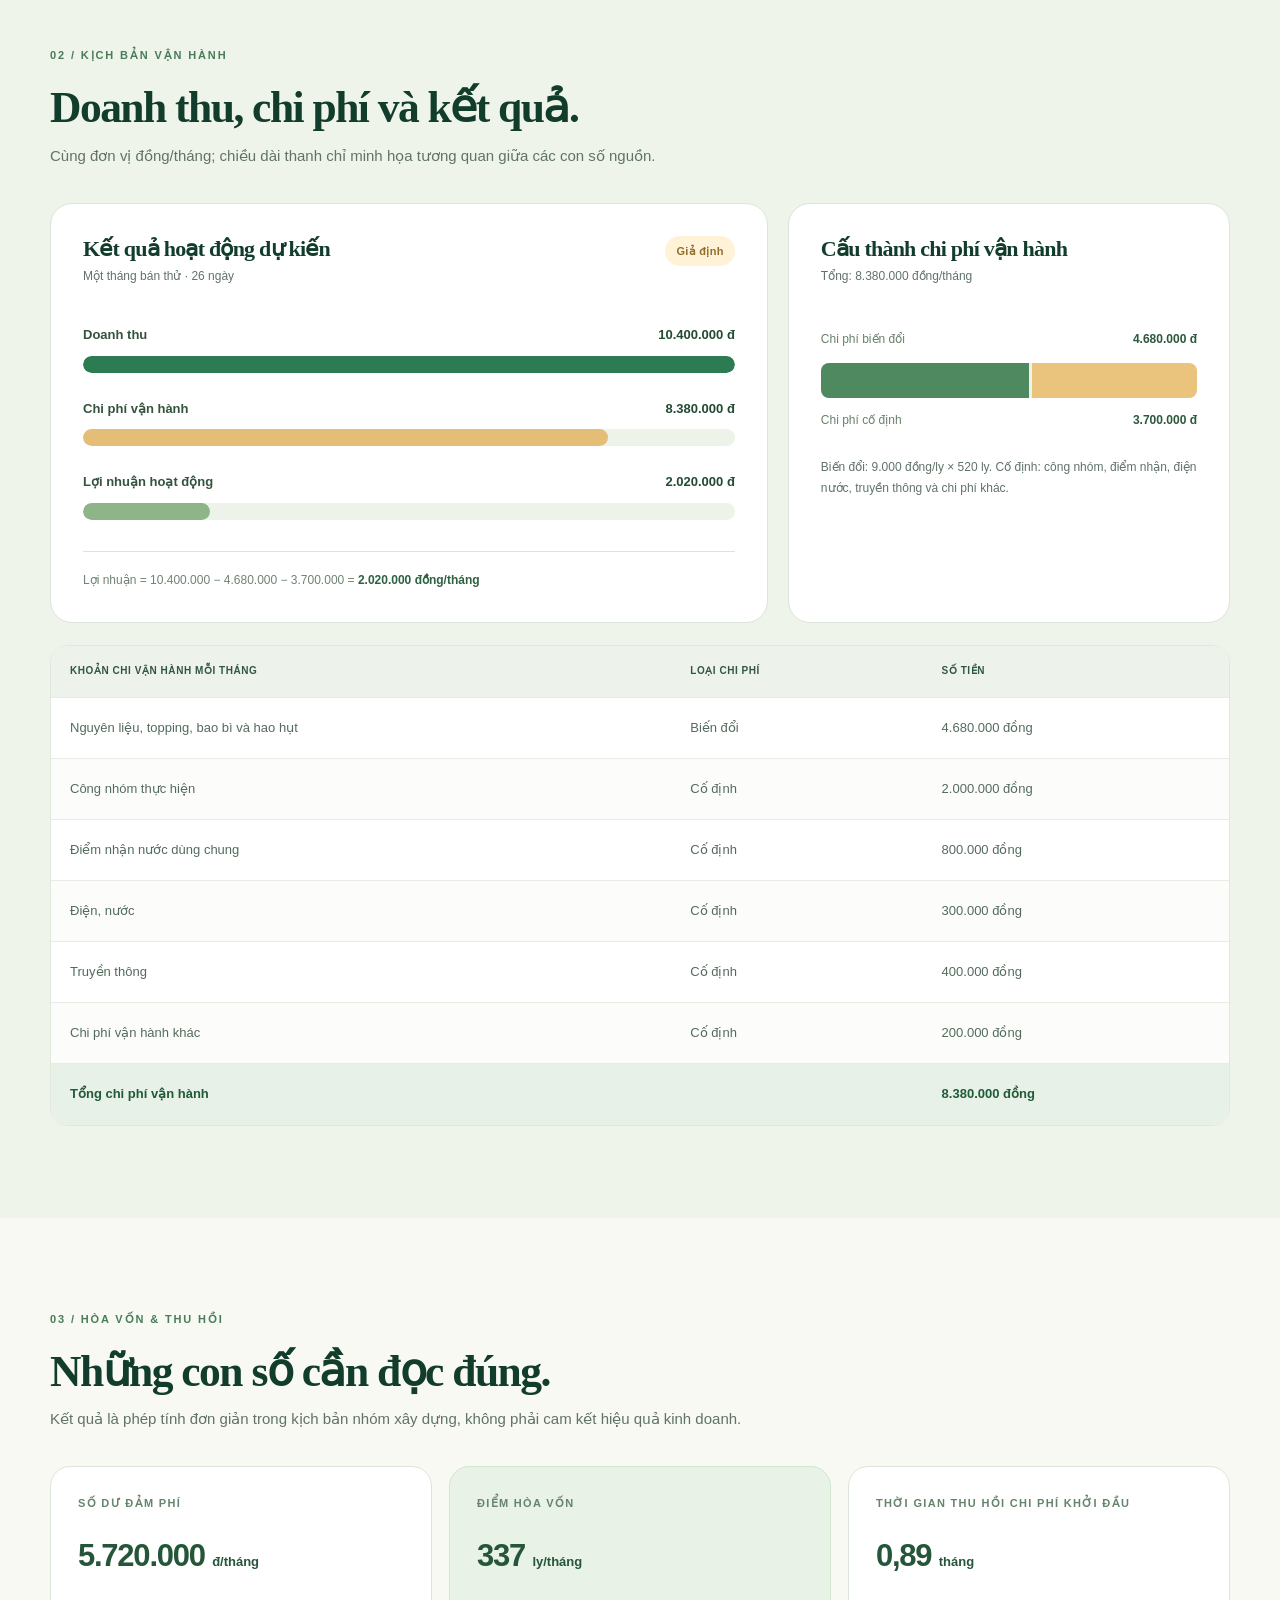
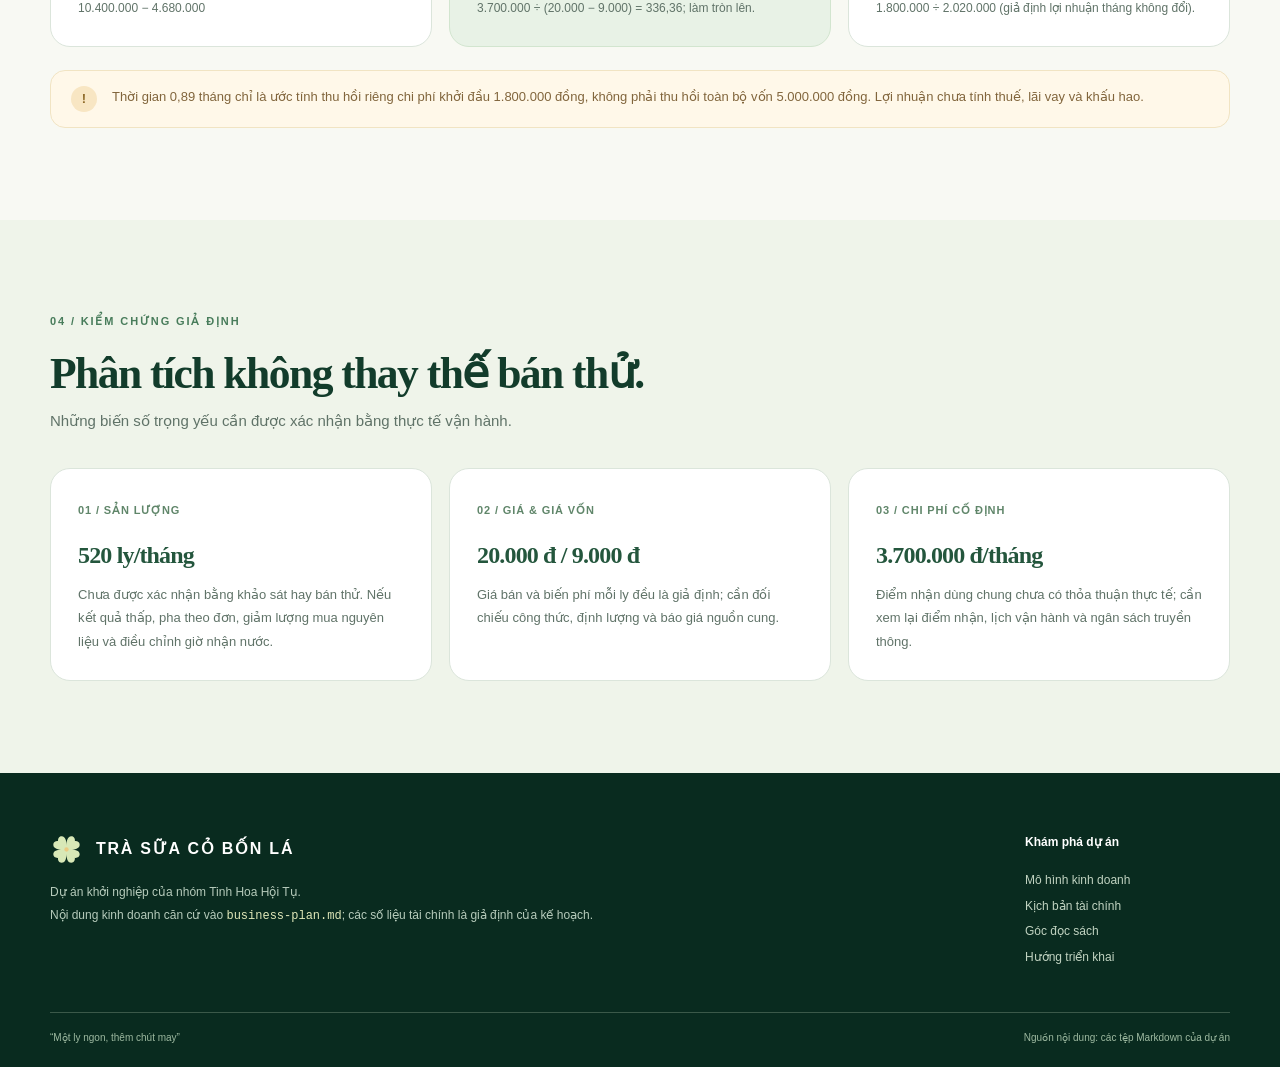
<file: financial-analysis.html>
<!doctype html>
<html lang="vi">
<head>
<meta charset="utf-8"><meta name="viewport" content="width=device-width, initial-scale=1">
<meta name="color-scheme" content="light">
<title>Phân tích tài chính | Trà sữa Cỏ Bốn Lá</title>
<meta name="description" content="Kịch bản tài chính, phân bổ vốn, dòng chi phí và điểm hòa vốn của Trà sữa Cỏ Bốn Lá.">
<link rel="stylesheet" href="style.css">
</head>
<body>
<a class="skip-link" href="#main">Bỏ qua điều hướng</a>
<header class="site-header"><div class="container header-inner">
<a class="brand" href="index.html" aria-label="Trà sữa Cỏ Bốn Lá – Trang chủ"><span class="brand-mark"><svg viewBox="0 0 40 40" width="39" height="39" aria-hidden="true" focusable="false"><g fill="currentColor"><path d="M19 18.5C8 16.8 7.4 4 14.1 4 19.1 4 20 10.5 20 15c0-4.5.9-11 5.9-11C32.6 4 32 16.8 21 18.5Z"/><path d="M21.5 19C23.2 8 36 7.4 36 14.1 36 19.1 29.5 20 25 20c4.5 0 11 .9 11 5.9C36 32.6 23.2 32 21.5 21Z"/><path d="M21 21.5C32 23.2 32.6 36 25.9 36 20.9 36 20 29.5 20 25c0 4.5-.9 11-5.9 11C7.4 36 8 23.2 19 21.5Z"/><path d="M18.5 21C16.8 32 4 32.6 4 25.9 4 20.9 10.5 20 15 20c-4.5 0-11-.9-11-5.9C4 7.4 16.8 8 18.5 19Z"/></g><circle cx="20" cy="20" r="2.6" fill="#ebca82"/></svg></span><span class="brand-wordmark"><strong>CỎ BỐN LÁ</strong><small>TRÀ SỮA MANG ĐI</small></span></a>
<input class="menu-toggle" type="checkbox" id="menu-toggle" aria-label="Mở menu điều hướng"><label class="menu-trigger" for="menu-toggle"><span></span><span></span><span></span><span class="sr-only">Mở menu</span></label>
<nav class="main-nav" aria-label="Điều hướng chính"><a href="index.html" class="nav-link " >Trang chủ</a><a href="business-plan.html" class="nav-link " >Kế hoạch kinh doanh</a><a href="financial-analysis.html" class="nav-link is-active" aria-current="page">Tài chính</a><a href="swot.html" class="nav-link " >SWOT</a><a href="five-forces.html" class="nav-link " >5 áp lực Porter</a><a href="reflections.html" class="nav-link " >Phản hồi đọc sách</a><a href="action-plan.html" class="nav-link " >Hành động 90 ngày</a></nav>
</div></header>
<main id="main"><section class="page-hero"><div class="container page-hero__inner"><div><span class="eyebrow eyebrow--light">PHÂN TÍCH TÀI CHÍNH / KỊCH BẢN BÁN THỬ</span><h1>Tài chính rõ ràng.<br><em>Giả định minh bạch.</em></h1><p>Số liệu dưới đây là ước tính của nhóm cho một tháng bán thử 26 ngày, chưa phải doanh thu, giá vốn hay lợi nhuận thực tế.</p></div><span class="hero-aside">ĐIỂM HÒA VỐN <strong>337<br><small>ly/tháng</small></strong></span></div></section>
<section class="section container section--tight"><div class="kpi-grid kpi-grid--six">
<div class="kpi-card "><div class="kpi-card__label">Vốn ban đầu</div><strong class="kpi-card__value">5.000.000 <small>đ</small></strong><div class="kpi-card__note">Giả định phân bổ</div></div>
<div class="kpi-card "><div class="kpi-card__label">Giá bán</div><strong class="kpi-card__value">20.000 <small>đ/ly</small></strong><div class="kpi-card__note">Thử nghiệm</div></div>
<div class="kpi-card "><div class="kpi-card__label">Sản lượng / tháng</div><strong class="kpi-card__value">520 <small>ly</small></strong><div class="kpi-card__note">20 ly/ngày × 26 ngày</div></div>
<div class="kpi-card "><div class="kpi-card__label">Doanh thu / tháng</div><strong class="kpi-card__value">10.400.000 <small>đ</small></strong><div class="kpi-card__note">Dự kiến</div></div>
<div class="kpi-card "><div class="kpi-card__label">Chi phí vận hành / tháng</div><strong class="kpi-card__value">8.380.000 <small>đ</small></strong><div class="kpi-card__note">Dự kiến</div></div>
<div class="kpi-card "><div class="kpi-card__label">Lợi nhuận hoạt động / tháng</div><strong class="kpi-card__value">2.020.000 <small>đ</small></strong><div class="kpi-card__note">Dự kiến</div></div>
</div></section>
<section class="section container"><div class="section-heading"><div><span class="eyebrow">01 / VỐN BAN ĐẦU</span><h2>5.000.000 đồng được phân bổ thế nào?</h2><p>Ba khoản được nêu trực tiếp trong báo cáo; không đồng nhất vốn hàng tồn kho hay dự phòng chưa chi với chi phí.</p></div></div>
<div class="finance-layout"><div class="chart-card"><div class="chart-head"><div><h3>Phân bổ vốn ban đầu</h3><p>Đơn vị: đồng (VNĐ)</p></div><span class="pill pill--sage">Kế hoạch</span></div><div class="capital-bar" role="img" aria-label="5 triệu đồng vốn: 1,8 triệu thiết lập, 1,5 triệu nguyên liệu bao bì đợt đầu, 1,7 triệu dự phòng"><div class="capital-bar__setup" style="flex:180"></div><div class="capital-bar__stock" style="flex:150"></div><div class="capital-bar__reserve" style="flex:170"></div></div><div class="capital-key"><div><span class="key-dot key-dot--setup"></span><span>Dụng cụ & thiết lập</span><strong>1.800.000 đ</strong></div><div><span class="key-dot key-dot--stock"></span><span>Nguyên liệu, bao bì đợt đầu</span><strong>1.500.000 đ</strong></div><div><span class="key-dot key-dot--reserve"></span><span>Tiền dự phòng</span><strong>1.700.000 đ</strong></div></div></div>
<div class="note-panel"><span class="card-kicker">LƯU Ý KẾ TOÁN TRONG NGUỒN</span><h3>Phân biệt vốn và chi phí</h3><p>Khoản 1.500.000 đồng là vốn hàng tồn kho; phần nguyên liệu sử dụng cho sản phẩm bán ra được ghi nhận trong chi phí biến đổi.</p><p>Tiền dự phòng 1.700.000 đồng chưa chi không được tính là chi phí. Chi phí khởi đầu một lần là 1.800.000 đồng.</p></div></div></section>
<section class="section section--soft"><div class="container"><div class="section-heading"><div><span class="eyebrow">02 / KỊCH BẢN VẬN HÀNH</span><h2>Doanh thu, chi phí và kết quả.</h2><p>Cùng đơn vị đồng/tháng; chiều dài thanh chỉ minh họa tương quan giữa các con số nguồn.</p></div></div>
<div class="finance-layout"><div class="chart-card chart-card--wide"><div class="chart-head"><div><h3>Kết quả hoạt động dự kiến</h3><p>Một tháng bán thử · 26 ngày</p></div><span class="pill pill--gold">Giả định</span></div>
<div class="bar-chart"><div class="bar-item"><div class="bar-item__top"><strong>Doanh thu</strong><span>10.400.000 đ</span></div><div class="bar-track"><span class="bar-fill bar-fill--revenue" style="width:100%"></span></div></div><div class="bar-item"><div class="bar-item__top"><strong>Chi phí vận hành</strong><span>8.380.000 đ</span></div><div class="bar-track"><span class="bar-fill bar-fill--expense" style="width:80.576923%"></span></div></div><div class="bar-item"><div class="bar-item__top"><strong>Lợi nhuận hoạt động</strong><span>2.020.000 đ</span></div><div class="bar-track"><span class="bar-fill bar-fill--profit" style="width:19.423077%"></span></div></div></div><div class="chart-footer">Lợi nhuận = 10.400.000 − 4.680.000 − 3.700.000 = <strong>2.020.000 đồng/tháng</strong></div></div>
<div class="chart-card"><div class="chart-head"><div><h3>Cấu thành chi phí vận hành</h3><p>Tổng: 8.380.000 đồng/tháng</p></div></div><div class="cost-bars"><div class="cost-bars__line"><span>Chi phí biến đổi</span><strong>4.680.000 đ</strong></div><div class="cost-bars__track"><span class="cost-bars__variable" style="flex:468"></span><span class="cost-bars__fixed" style="flex:370"></span></div><div class="cost-bars__line cost-bars__line--last"><span>Chi phí cố định</span><strong>3.700.000 đ</strong></div></div><p class="micro-note">Biến đổi: 9.000 đồng/ly × 520 ly. Cố định: công nhóm, điểm nhận, điện nước, truyền thông và chi phí khác.</p></div></div>
<div class="table-scroll table-pad"><table class="comparison-table"><thead><tr><th>Khoản chi vận hành mỗi tháng</th><th>Loại chi phí</th><th>Số tiền</th></tr></thead><tbody><tr><td>Nguyên liệu, topping, bao bì và hao hụt</td><td>Biến đổi</td><td>4.680.000 đồng</td></tr><tr><td>Công nhóm thực hiện</td><td>Cố định</td><td>2.000.000 đồng</td></tr><tr><td>Điểm nhận nước dùng chung</td><td>Cố định</td><td>800.000 đồng</td></tr><tr><td>Điện, nước</td><td>Cố định</td><td>300.000 đồng</td></tr><tr><td>Truyền thông</td><td>Cố định</td><td>400.000 đồng</td></tr><tr><td>Chi phí vận hành khác</td><td>Cố định</td><td>200.000 đồng</td></tr><tr class="table-total"><td colspan="2">Tổng chi phí vận hành</td><td>8.380.000 đồng</td></tr></tbody></table></div></div></section>
<section class="section container"><div class="section-heading"><div><span class="eyebrow">03 / HÒA VỐN & THU HỒI</span><h2>Những con số cần đọc đúng.</h2><p>Kết quả là phép tính đơn giản trong kịch bản nhóm xây dựng, không phải cam kết hiệu quả kinh doanh.</p></div></div>
<div class="three-col"><article class="formula-card"><span class="card-kicker">SỐ DƯ ĐẢM PHÍ</span><strong>5.720.000 <small>đ/tháng</small></strong><p>10.400.000 − 4.680.000</p></article><article class="formula-card formula-card--focus"><span class="card-kicker">ĐIỂM HÒA VỐN</span><strong>337 <small>ly/tháng</small></strong><p>3.700.000 ÷ (20.000 − 9.000) = 336,36; làm tròn lên.</p></article><article class="formula-card"><span class="card-kicker">THỜI GIAN THU HỒI CHI PHÍ KHỞI ĐẦU</span><strong>0,89 <small>tháng</small></strong><p>1.800.000 ÷ 2.020.000 (giả định lợi nhuận tháng không đổi).</p></article></div>
<div class="source-note source-note--warning"><span>!</span> Thời gian 0,89 tháng chỉ là ước tính thu hồi riêng chi phí khởi đầu 1.800.000 đồng, không phải thu hồi toàn bộ vốn 5.000.000 đồng. Lợi nhuận chưa tính thuế, lãi vay và khấu hao.</div></section>
<section class="section section--soft"><div class="container"><div class="section-heading"><div><span class="eyebrow">04 / KIỂM CHỨNG GIẢ ĐỊNH</span><h2>Phân tích không thay thế bán thử.</h2><p>Những biến số trọng yếu cần được xác nhận bằng thực tế vận hành.</p></div></div>
<div class="three-col"><article class="risk-card"><span>01 / SẢN LƯỢNG</span><h3>520 ly/tháng</h3><p>Chưa được xác nhận bằng khảo sát hay bán thử. Nếu kết quả thấp, pha theo đơn, giảm lượng mua nguyên liệu và điều chỉnh giờ nhận nước.</p></article><article class="risk-card"><span>02 / GIÁ & GIÁ VỐN</span><h3>20.000 đ / 9.000 đ</h3><p>Giá bán và biến phí mỗi ly đều là giả định; cần đối chiếu công thức, định lượng và báo giá nguồn cung.</p></article><article class="risk-card"><span>03 / CHI PHÍ CỐ ĐỊNH</span><h3>3.700.000 đ/tháng</h3><p>Điểm nhận dùng chung chưa có thỏa thuận thực tế; cần xem lại điểm nhận, lịch vận hành và ngân sách truyền thông.</p></article></div></div></section>
</main>
<footer class="site-footer"><div class="container footer-inner"><div><a class="footer-brand" href="index.html"><span class="footer-logo"><svg viewBox="0 0 40 40" width="39" height="39" aria-hidden="true" focusable="false"><g fill="currentColor"><path d="M19 18.5C8 16.8 7.4 4 14.1 4 19.1 4 20 10.5 20 15c0-4.5.9-11 5.9-11C32.6 4 32 16.8 21 18.5Z"/><path d="M21.5 19C23.2 8 36 7.4 36 14.1 36 19.1 29.5 20 25 20c4.5 0 11 .9 11 5.9C36 32.6 23.2 32 21.5 21Z"/><path d="M21 21.5C32 23.2 32.6 36 25.9 36 20.9 36 20 29.5 20 25c0 4.5-.9 11-5.9 11C7.4 36 8 23.2 19 21.5Z"/><path d="M18.5 21C16.8 32 4 32.6 4 25.9 4 20.9 10.5 20 15 20c-4.5 0-11-.9-11-5.9C4 7.4 16.8 8 18.5 19Z"/></g><circle cx="20" cy="20" r="2.6" fill="#ebca82"/></svg></span><span>TRÀ SỮA CỎ BỐN LÁ</span></a><p>Dự án khởi nghiệp của nhóm Tinh Hoa Hội Tụ.<br>Nội dung kinh doanh căn cứ vào <code>business-plan.md</code>; các số liệu tài chính là giả định của kế hoạch.</p></div><div class="footer-links"><strong>Khám phá dự án</strong><a href="business-plan.html">Mô hình kinh doanh</a><a href="financial-analysis.html">Kịch bản tài chính</a><a href="reflections.html">Góc đọc sách</a><a href="action-plan.html">Hướng triển khai</a></div></div><div class="container footer-bottom"><span>“Một ly ngon, thêm chút may”</span><span>Nguồn nội dung: các tệp Markdown của dự án</span></div></footer>
</body></html>
</file>
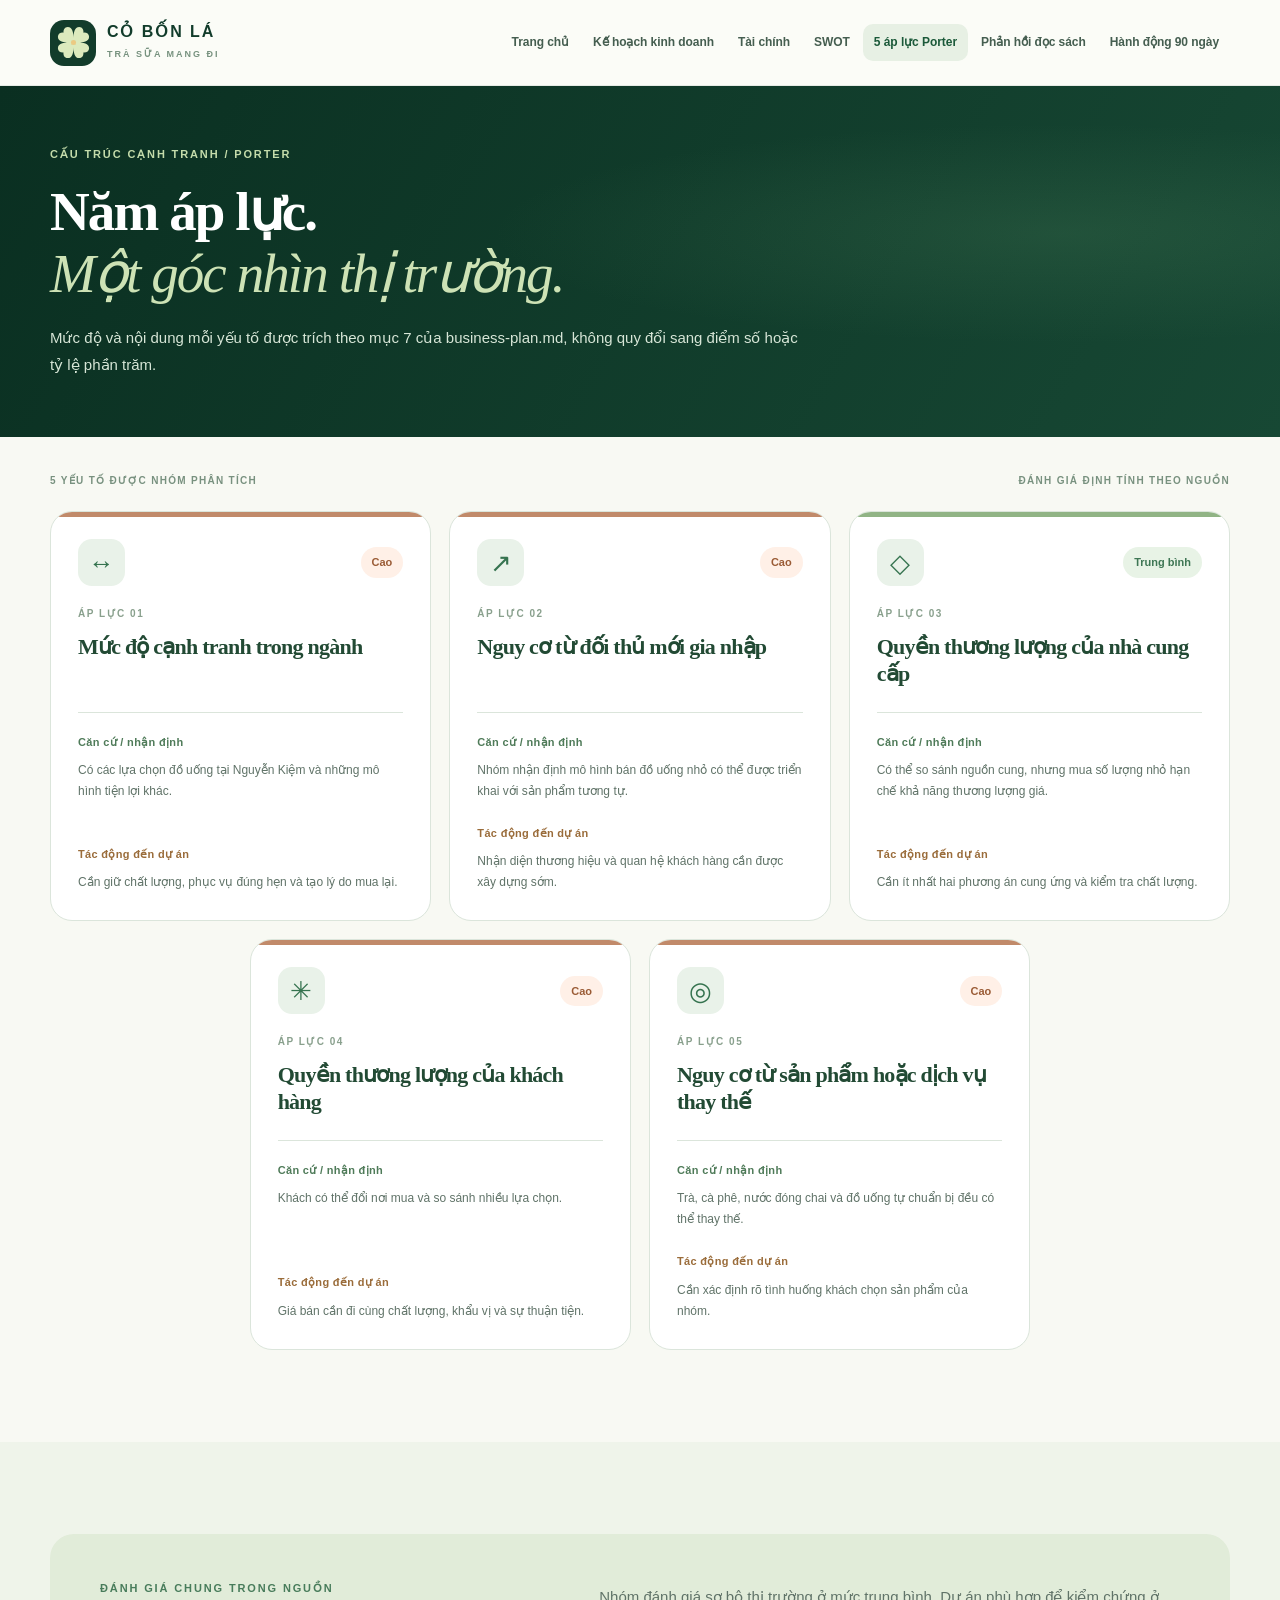
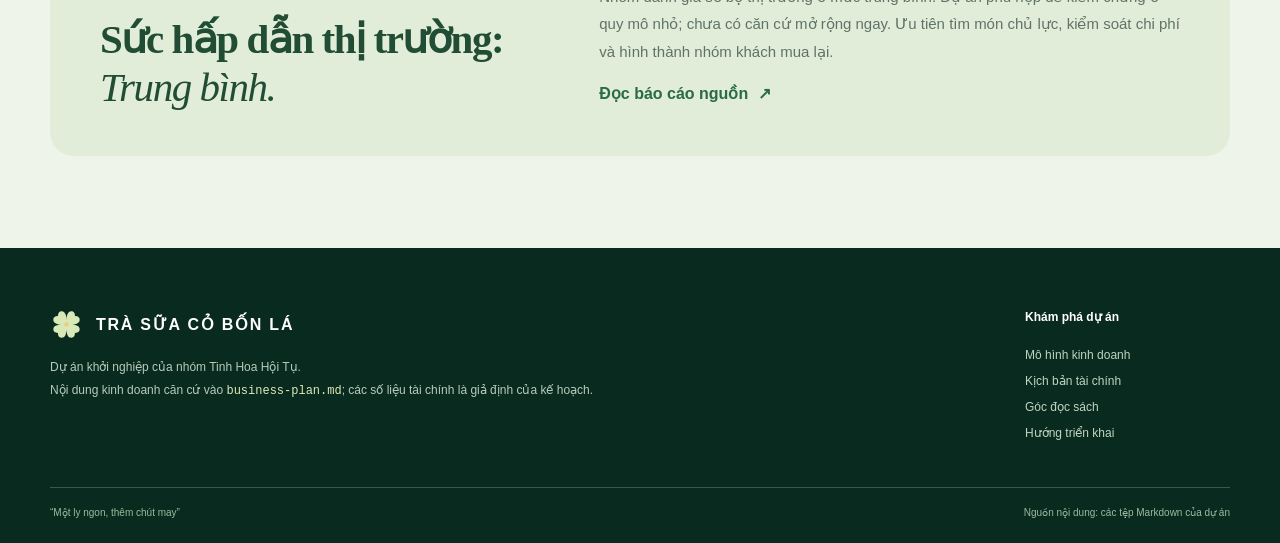
<file: five-forces.html>
<!doctype html>
<html lang="vi">
<head>
<meta charset="utf-8"><meta name="viewport" content="width=device-width, initial-scale=1">
<meta name="color-scheme" content="light">
<title>Phân tích 5 áp lực cạnh tranh | Trà sữa Cỏ Bốn Lá</title>
<meta name="description" content="Phân tích 5 áp lực Porter giữ đúng các đánh giá Cao, Trung bình trong báo cáo gốc.">
<link rel="stylesheet" href="style.css">
</head>
<body>
<a class="skip-link" href="#main">Bỏ qua điều hướng</a>
<header class="site-header"><div class="container header-inner">
<a class="brand" href="index.html" aria-label="Trà sữa Cỏ Bốn Lá – Trang chủ"><span class="brand-mark"><svg viewBox="0 0 40 40" width="39" height="39" aria-hidden="true" focusable="false"><g fill="currentColor"><path d="M19 18.5C8 16.8 7.4 4 14.1 4 19.1 4 20 10.5 20 15c0-4.5.9-11 5.9-11C32.6 4 32 16.8 21 18.5Z"/><path d="M21.5 19C23.2 8 36 7.4 36 14.1 36 19.1 29.5 20 25 20c4.5 0 11 .9 11 5.9C36 32.6 23.2 32 21.5 21Z"/><path d="M21 21.5C32 23.2 32.6 36 25.9 36 20.9 36 20 29.5 20 25c0 4.5-.9 11-5.9 11C7.4 36 8 23.2 19 21.5Z"/><path d="M18.5 21C16.8 32 4 32.6 4 25.9 4 20.9 10.5 20 15 20c-4.5 0-11-.9-11-5.9C4 7.4 16.8 8 18.5 19Z"/></g><circle cx="20" cy="20" r="2.6" fill="#ebca82"/></svg></span><span class="brand-wordmark"><strong>CỎ BỐN LÁ</strong><small>TRÀ SỮA MANG ĐI</small></span></a>
<input class="menu-toggle" type="checkbox" id="menu-toggle" aria-label="Mở menu điều hướng"><label class="menu-trigger" for="menu-toggle"><span></span><span></span><span></span><span class="sr-only">Mở menu</span></label>
<nav class="main-nav" aria-label="Điều hướng chính"><a href="index.html" class="nav-link " >Trang chủ</a><a href="business-plan.html" class="nav-link " >Kế hoạch kinh doanh</a><a href="financial-analysis.html" class="nav-link " >Tài chính</a><a href="swot.html" class="nav-link " >SWOT</a><a href="five-forces.html" class="nav-link is-active" aria-current="page">5 áp lực Porter</a><a href="reflections.html" class="nav-link " >Phản hồi đọc sách</a><a href="action-plan.html" class="nav-link " >Hành động 90 ngày</a></nav>
</div></header>
<main id="main"><section class="page-hero"><div class="container page-hero__inner"><div><span class="eyebrow eyebrow--light">CẤU TRÚC CẠNH TRANH / PORTER</span><h1>Năm áp lực.<br><em>Một góc nhìn thị trường.</em></h1><p>Mức độ và nội dung mỗi yếu tố được trích theo mục 7 của business-plan.md, không quy đổi sang điểm số hoặc tỷ lệ phần trăm.</p></div></div></section><section class="section container section--tight"><div class="forces-topline"><span>5 YẾU TỐ ĐƯỢC NHÓM PHÂN TÍCH</span><span>ĐÁNH GIÁ ĐỊNH TÍNH THEO NGUỒN</span></div><div class="forces-grid"><article class="force-card force-card--high"><div class="force-card__top"><span class="force-symbol">↔</span><span class="force-level">Cao</span></div><div class="force-card__index">ÁP LỰC 01</div><h2>Mức độ cạnh tranh trong ngành</h2><div class="force-description"><strong>Căn cứ / nhận định</strong><p>Có các lựa chọn đồ uống tại Nguyễn Kiệm và những mô hình tiện lợi khác.</p></div><div class="force-implication"><strong>Tác động đến dự án</strong><p>Cần giữ chất lượng, phục vụ đúng hẹn và tạo lý do mua lại.</p></div></article><article class="force-card force-card--high"><div class="force-card__top"><span class="force-symbol">↗</span><span class="force-level">Cao</span></div><div class="force-card__index">ÁP LỰC 02</div><h2>Nguy cơ từ đối thủ mới gia nhập</h2><div class="force-description"><strong>Căn cứ / nhận định</strong><p>Nhóm nhận định mô hình bán đồ uống nhỏ có thể được triển khai với sản phẩm tương tự.</p></div><div class="force-implication"><strong>Tác động đến dự án</strong><p>Nhận diện thương hiệu và quan hệ khách hàng cần được xây dựng sớm.</p></div></article><article class="force-card force-card--medium"><div class="force-card__top"><span class="force-symbol">◇</span><span class="force-level">Trung bình</span></div><div class="force-card__index">ÁP LỰC 03</div><h2>Quyền thương lượng của nhà cung cấp</h2><div class="force-description"><strong>Căn cứ / nhận định</strong><p>Có thể so sánh nguồn cung, nhưng mua số lượng nhỏ hạn chế khả năng thương lượng giá.</p></div><div class="force-implication"><strong>Tác động đến dự án</strong><p>Cần ít nhất hai phương án cung ứng và kiểm tra chất lượng.</p></div></article><article class="force-card force-card--high"><div class="force-card__top"><span class="force-symbol">✳</span><span class="force-level">Cao</span></div><div class="force-card__index">ÁP LỰC 04</div><h2>Quyền thương lượng của khách hàng</h2><div class="force-description"><strong>Căn cứ / nhận định</strong><p>Khách có thể đổi nơi mua và so sánh nhiều lựa chọn.</p></div><div class="force-implication"><strong>Tác động đến dự án</strong><p>Giá bán cần đi cùng chất lượng, khẩu vị và sự thuận tiện.</p></div></article><article class="force-card force-card--high"><div class="force-card__top"><span class="force-symbol">◎</span><span class="force-level">Cao</span></div><div class="force-card__index">ÁP LỰC 05</div><h2>Nguy cơ từ sản phẩm hoặc dịch vụ thay thế</h2><div class="force-description"><strong>Căn cứ / nhận định</strong><p>Trà, cà phê, nước đóng chai và đồ uống tự chuẩn bị đều có thể thay thế.</p></div><div class="force-implication"><strong>Tác động đến dự án</strong><p>Cần xác định rõ tình huống khách chọn sản phẩm của nhóm.</p></div></article></div></section><section class="section section--soft"><div class="container"><div class="recommendation-panel"><div><span class="eyebrow">ĐÁNH GIÁ CHUNG TRONG NGUỒN</span><h2>Sức hấp dẫn thị trường:<br><em>Trung bình.</em></h2></div><div><p>Nhóm đánh giá sơ bộ thị trường ở mức trung bình. Dự án phù hợp để kiểm chứng ở quy mô nhỏ; chưa có căn cứ mở rộng ngay. Ưu tiên tìm món chủ lực, kiểm soát chi phí và hình thành nhóm khách mua lại.</p><a class="text-link" href="business-plan.html#bao-cao-goc">Đọc báo cáo nguồn <span aria-hidden="true">↗</span></a></div></div></div></section></main>
<footer class="site-footer"><div class="container footer-inner"><div><a class="footer-brand" href="index.html"><span class="footer-logo"><svg viewBox="0 0 40 40" width="39" height="39" aria-hidden="true" focusable="false"><g fill="currentColor"><path d="M19 18.5C8 16.8 7.4 4 14.1 4 19.1 4 20 10.5 20 15c0-4.5.9-11 5.9-11C32.6 4 32 16.8 21 18.5Z"/><path d="M21.5 19C23.2 8 36 7.4 36 14.1 36 19.1 29.5 20 25 20c4.5 0 11 .9 11 5.9C36 32.6 23.2 32 21.5 21Z"/><path d="M21 21.5C32 23.2 32.6 36 25.9 36 20.9 36 20 29.5 20 25c0 4.5-.9 11-5.9 11C7.4 36 8 23.2 19 21.5Z"/><path d="M18.5 21C16.8 32 4 32.6 4 25.9 4 20.9 10.5 20 15 20c-4.5 0-11-.9-11-5.9C4 7.4 16.8 8 18.5 19Z"/></g><circle cx="20" cy="20" r="2.6" fill="#ebca82"/></svg></span><span>TRÀ SỮA CỎ BỐN LÁ</span></a><p>Dự án khởi nghiệp của nhóm Tinh Hoa Hội Tụ.<br>Nội dung kinh doanh căn cứ vào <code>business-plan.md</code>; các số liệu tài chính là giả định của kế hoạch.</p></div><div class="footer-links"><strong>Khám phá dự án</strong><a href="business-plan.html">Mô hình kinh doanh</a><a href="financial-analysis.html">Kịch bản tài chính</a><a href="reflections.html">Góc đọc sách</a><a href="action-plan.html">Hướng triển khai</a></div></div><div class="container footer-bottom"><span>“Một ly ngon, thêm chút may”</span><span>Nguồn nội dung: các tệp Markdown của dự án</span></div></footer>
</body></html>
</file>
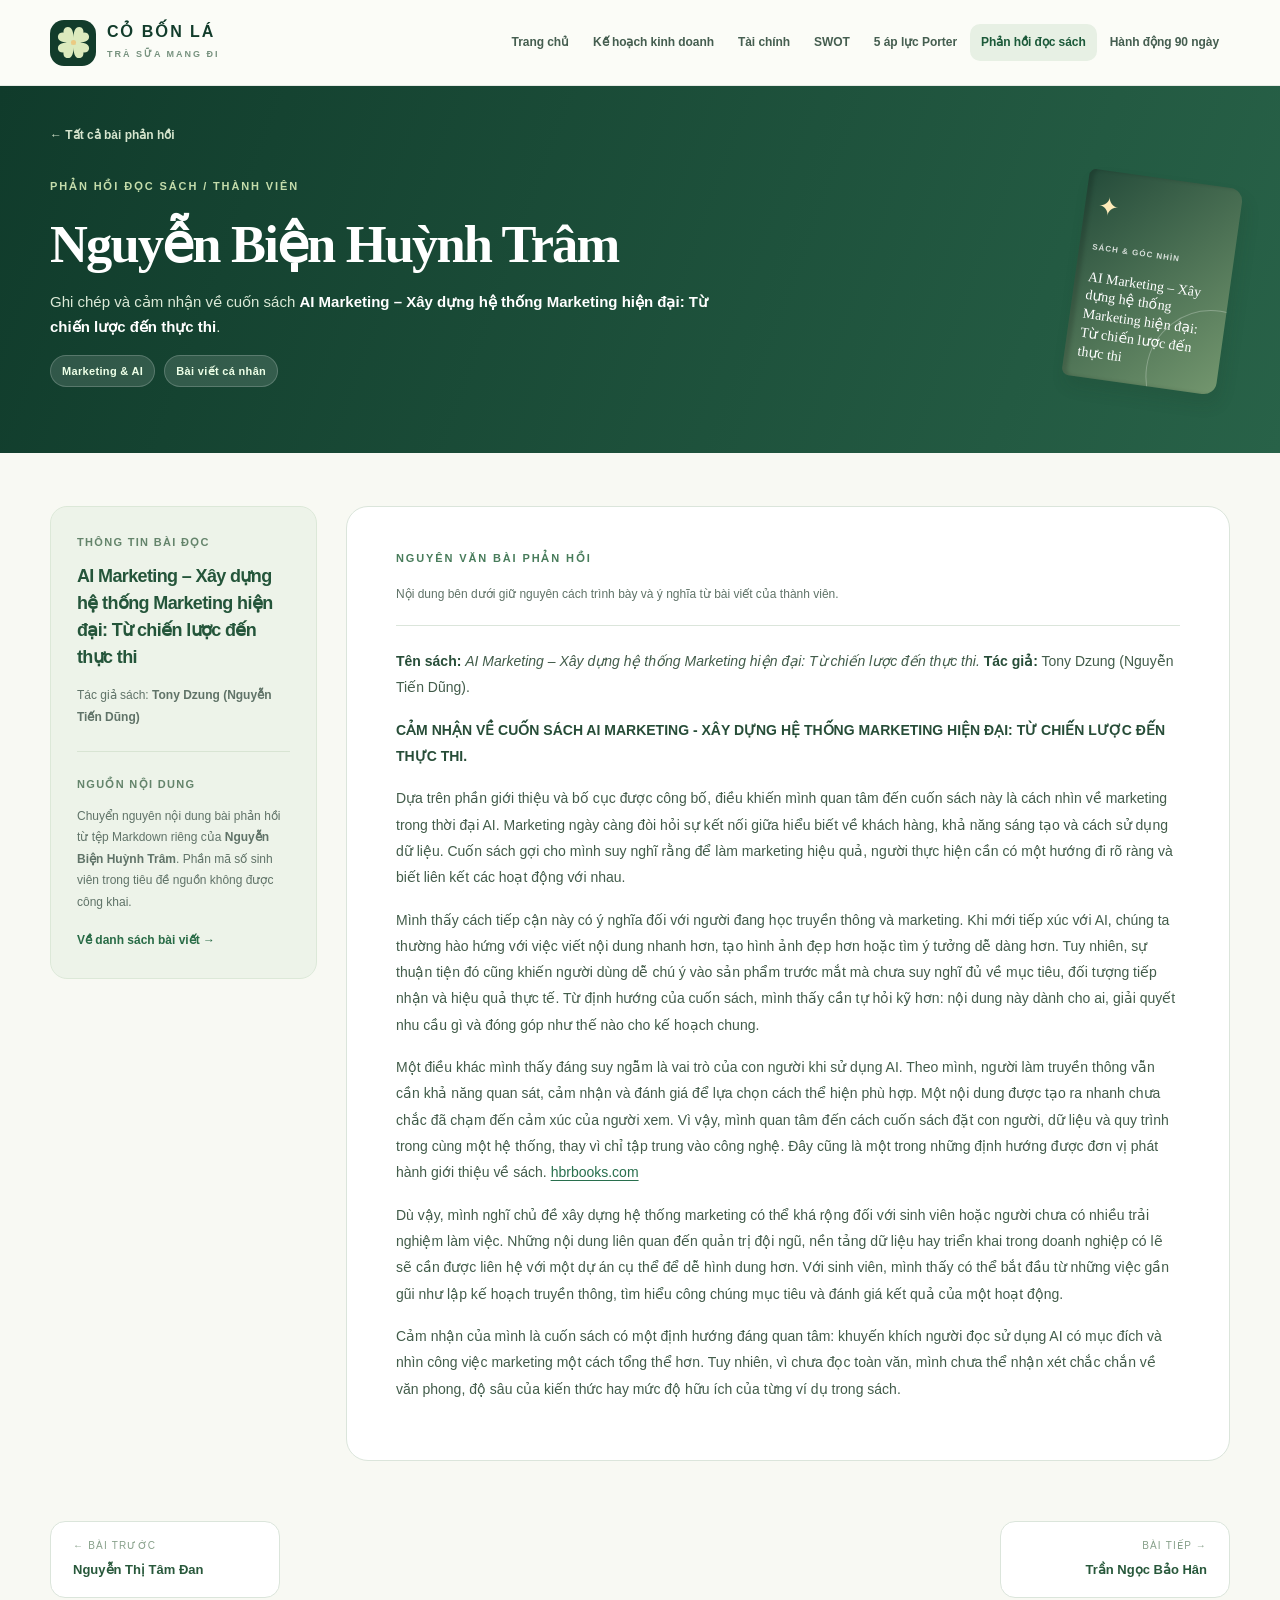
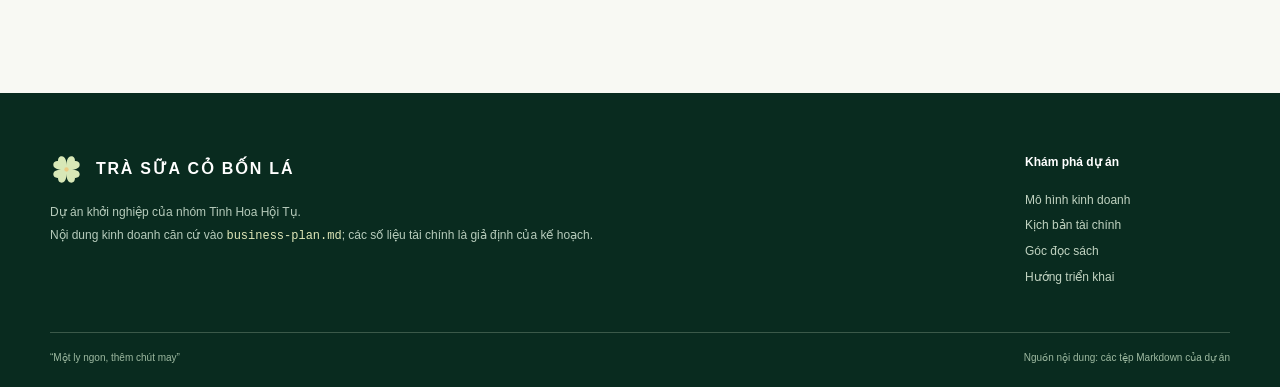
<file: reflection-nguyen-bien-huynh-tram.html>
<!doctype html>
<html lang="vi">
<head>
<meta charset="utf-8"><meta name="viewport" content="width=device-width, initial-scale=1">
<meta name="color-scheme" content="light">
<title>Phản hồi – Nguyễn Biện Huỳnh Trâm | Trà sữa Cỏ Bốn Lá</title>
<meta name="description" content="Bài phản hồi đọc sách của Nguyễn Biện Huỳnh Trâm về AI Marketing – Xây dựng hệ thống Marketing hiện đại: Từ chiến lược đến thực thi.">
<link rel="stylesheet" href="style.css">
</head>
<body>
<a class="skip-link" href="#main">Bỏ qua điều hướng</a>
<header class="site-header"><div class="container header-inner">
<a class="brand" href="index.html" aria-label="Trà sữa Cỏ Bốn Lá – Trang chủ"><span class="brand-mark"><svg viewBox="0 0 40 40" width="39" height="39" aria-hidden="true" focusable="false"><g fill="currentColor"><path d="M19 18.5C8 16.8 7.4 4 14.1 4 19.1 4 20 10.5 20 15c0-4.5.9-11 5.9-11C32.6 4 32 16.8 21 18.5Z"/><path d="M21.5 19C23.2 8 36 7.4 36 14.1 36 19.1 29.5 20 25 20c4.5 0 11 .9 11 5.9C36 32.6 23.2 32 21.5 21Z"/><path d="M21 21.5C32 23.2 32.6 36 25.9 36 20.9 36 20 29.5 20 25c0 4.5-.9 11-5.9 11C7.4 36 8 23.2 19 21.5Z"/><path d="M18.5 21C16.8 32 4 32.6 4 25.9 4 20.9 10.5 20 15 20c-4.5 0-11-.9-11-5.9C4 7.4 16.8 8 18.5 19Z"/></g><circle cx="20" cy="20" r="2.6" fill="#ebca82"/></svg></span><span class="brand-wordmark"><strong>CỎ BỐN LÁ</strong><small>TRÀ SỮA MANG ĐI</small></span></a>
<input class="menu-toggle" type="checkbox" id="menu-toggle" aria-label="Mở menu điều hướng"><label class="menu-trigger" for="menu-toggle"><span></span><span></span><span></span><span class="sr-only">Mở menu</span></label>
<nav class="main-nav" aria-label="Điều hướng chính"><a href="index.html" class="nav-link " >Trang chủ</a><a href="business-plan.html" class="nav-link " >Kế hoạch kinh doanh</a><a href="financial-analysis.html" class="nav-link " >Tài chính</a><a href="swot.html" class="nav-link " >SWOT</a><a href="five-forces.html" class="nav-link " >5 áp lực Porter</a><a href="reflections.html" class="nav-link is-active" aria-current="page">Phản hồi đọc sách</a><a href="action-plan.html" class="nav-link " >Hành động 90 ngày</a></nav>
</div></header>
<main id="main"><section class="reflection-hero"><div class="container"><a class="back-link" href="reflections.html">← Tất cả bài phản hồi</a><div class="reflection-hero__layout"><div><span class="eyebrow eyebrow--light">PHẢN HỒI ĐỌC SÁCH / THÀNH VIÊN</span><h1>Nguyễn Biện Huỳnh Trâm</h1><p>Ghi chép và cảm nhận về cuốn sách <strong>AI Marketing – Xây dựng hệ thống Marketing hiện đại: Từ chiến lược đến thực thi</strong>.</p><div class="reflection-hero__chips"><span class="pill pill--inverse">Marketing &amp; AI</span><span class="pill pill--inverse">Bài viết cá nhân</span></div></div><div class="book-cover book-cover--sage book-cover--hero" aria-hidden="true"><span class="book-cover__symbol">✦</span><span class="book-cover__type">SÁCH & GÓC NHÌN</span><span class="book-cover__title">AI Marketing – Xây dựng hệ thống Marketing hiện đại: Từ chiến lược đến thực thi</span></div></div></div></section>
<section class="container reading-layout"><aside class="reading-aside"><div class="reading-aside__inner"><span class="card-kicker">THÔNG TIN BÀI ĐỌC</span><h3>AI Marketing – Xây dựng hệ thống Marketing hiện đại: Từ chiến lược đến thực thi</h3><p>Tác giả sách: <strong>Tony Dzung (Nguyễn Tiến Dũng)</strong></p><hr><span class="card-kicker">NGUỒN NỘI DUNG</span><p>Chuyển nguyên nội dung bài phản hồi từ tệp Markdown riêng của <strong>Nguyễn Biện Huỳnh Trâm</strong>. Phần mã số sinh viên trong tiêu đề nguồn không được công khai.</p><a class="text-link" href="reflections.html">Về danh sách bài viết →</a></div></aside>
<article class="reading-article"><div class="reading-article__lead"><span class="eyebrow">NGUYÊN VĂN BÀI PHẢN HỒI</span><p>Nội dung bên dưới giữ nguyên cách trình bày và ý nghĩa từ bài viết của thành viên.</p></div><div class="prose reading-prose"><p><strong>Tên sách:</strong> <em>AI Marketing – Xây dựng hệ thống Marketing hiện đại: Từ chiến lược đến thực thi.</em>
<strong>Tác giả:</strong> Tony Dzung (Nguyễn Tiến Dũng).</p>
<p><strong>CẢM NHẬN VỀ CUỐN SÁCH AI MARKETING - XÂY DỰNG HỆ THỐNG MARKETING HIỆN ĐẠI: TỪ CHIẾN LƯỢC ĐẾN THỰC THI.</strong></p>
<p>Dựa trên phần giới thiệu và bố cục được công bố, điều khiến mình quan tâm đến cuốn sách này là cách nhìn về marketing trong thời đại AI. Marketing ngày càng đòi hỏi sự kết nối giữa hiểu biết về khách hàng, khả năng sáng tạo và cách sử dụng dữ liệu. Cuốn sách gợi cho mình suy nghĩ rằng để làm marketing hiệu quả, người thực hiện cần có một hướng đi rõ ràng và biết liên kết các hoạt động với nhau.</p>
<p>Mình thấy cách tiếp cận này có ý nghĩa đối với người đang học truyền thông và marketing. Khi mới tiếp xúc với AI, chúng ta thường hào hứng với việc viết nội dung nhanh hơn, tạo hình ảnh đẹp hơn hoặc tìm ý tưởng dễ dàng hơn. Tuy nhiên, sự thuận tiện đó cũng khiến người dùng dễ chú ý vào sản phẩm trước mắt mà chưa suy nghĩ đủ về mục tiêu, đối tượng tiếp nhận và hiệu quả thực tế. Từ định hướng của cuốn sách, mình thấy cần tự hỏi kỹ hơn: nội dung này dành cho ai, giải quyết nhu cầu gì và đóng góp như thế nào cho kế hoạch chung.</p>
<p>Một điều khác mình thấy đáng suy ngẫm là vai trò của con người khi sử dụng AI. Theo mình, người làm truyền thông vẫn cần khả năng quan sát, cảm nhận và đánh giá để lựa chọn cách thể hiện phù hợp. Một nội dung được tạo ra nhanh chưa chắc đã chạm đến cảm xúc của người xem. Vì vậy, mình quan tâm đến cách cuốn sách đặt con người, dữ liệu và quy trình trong cùng một hệ thống, thay vì chỉ tập trung vào công nghệ. Đây cũng là một trong những định hướng được đơn vị phát hành giới thiệu về sách. <a href="https://hbrbooks.com/sach-ve-marketing/ai-marketing-xay-dung-he-thong-marketing-hien-dai-tu-chien-luoc-den-thuc-thi?utm_source=chatgpt.com" rel="noopener noreferrer" target="_blank">hbrbooks.com</a></p>
<p>Dù vậy, mình nghĩ chủ đề xây dựng hệ thống marketing có thể khá rộng đối với sinh viên hoặc người chưa có nhiều trải nghiệm làm việc. Những nội dung liên quan đến quản trị đội ngũ, nền tảng dữ liệu hay triển khai trong doanh nghiệp có lẽ sẽ cần được liên hệ với một dự án cụ thể để dễ hình dung hơn. Với sinh viên, mình thấy có thể bắt đầu từ những việc gần gũi như lập kế hoạch truyền thông, tìm hiểu công chúng mục tiêu và đánh giá kết quả của một hoạt động.</p>
<p>Cảm nhận của mình là cuốn sách có một định hướng đáng quan tâm: khuyến khích người đọc sử dụng AI có mục đích và nhìn công việc marketing một cách tổng thể hơn. Tuy nhiên, vì chưa đọc toàn văn, mình chưa thể nhận xét chắc chắn về văn phong, độ sâu của kiến thức hay mức độ hữu ích của từng ví dụ trong sách.</p>
</div></article></section>
<section class="container reflection-pagination"><a href="reflection-nguyen-thi-tam-dan.html"><small>← BÀI TRƯỚC</small><strong>Nguyễn Thị Tâm Đan</strong></a><a href="reflection-tran-ngoc-bao-han.html"><small>BÀI TIẾP →</small><strong>Trần Ngọc Bảo Hân</strong></a></section></main>
<footer class="site-footer"><div class="container footer-inner"><div><a class="footer-brand" href="index.html"><span class="footer-logo"><svg viewBox="0 0 40 40" width="39" height="39" aria-hidden="true" focusable="false"><g fill="currentColor"><path d="M19 18.5C8 16.8 7.4 4 14.1 4 19.1 4 20 10.5 20 15c0-4.5.9-11 5.9-11C32.6 4 32 16.8 21 18.5Z"/><path d="M21.5 19C23.2 8 36 7.4 36 14.1 36 19.1 29.5 20 25 20c4.5 0 11 .9 11 5.9C36 32.6 23.2 32 21.5 21Z"/><path d="M21 21.5C32 23.2 32.6 36 25.9 36 20.9 36 20 29.5 20 25c0 4.5-.9 11-5.9 11C7.4 36 8 23.2 19 21.5Z"/><path d="M18.5 21C16.8 32 4 32.6 4 25.9 4 20.9 10.5 20 15 20c-4.5 0-11-.9-11-5.9C4 7.4 16.8 8 18.5 19Z"/></g><circle cx="20" cy="20" r="2.6" fill="#ebca82"/></svg></span><span>TRÀ SỮA CỎ BỐN LÁ</span></a><p>Dự án khởi nghiệp của nhóm Tinh Hoa Hội Tụ.<br>Nội dung kinh doanh căn cứ vào <code>business-plan.md</code>; các số liệu tài chính là giả định của kế hoạch.</p></div><div class="footer-links"><strong>Khám phá dự án</strong><a href="business-plan.html">Mô hình kinh doanh</a><a href="financial-analysis.html">Kịch bản tài chính</a><a href="reflections.html">Góc đọc sách</a><a href="action-plan.html">Hướng triển khai</a></div></div><div class="container footer-bottom"><span>“Một ly ngon, thêm chút may”</span><span>Nguồn nội dung: các tệp Markdown của dự án</span></div></footer>
</body></html>
</file>
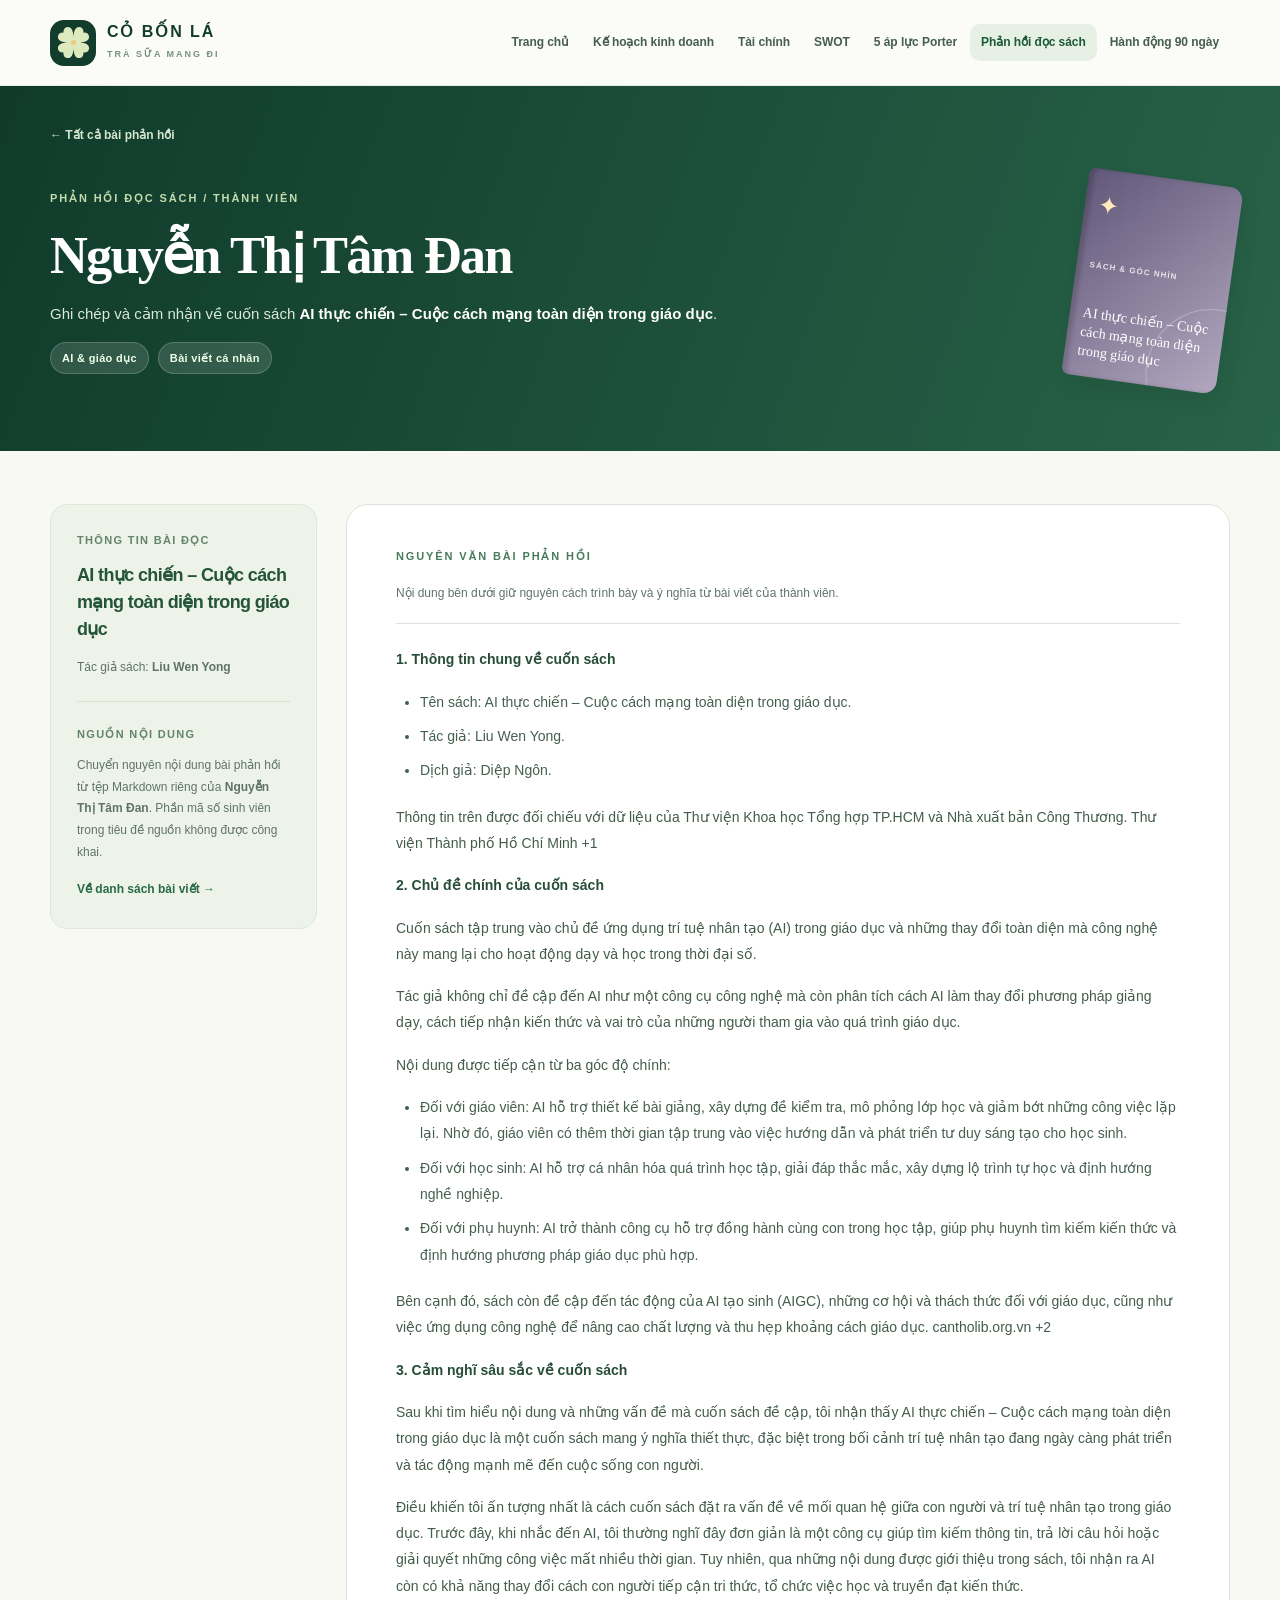
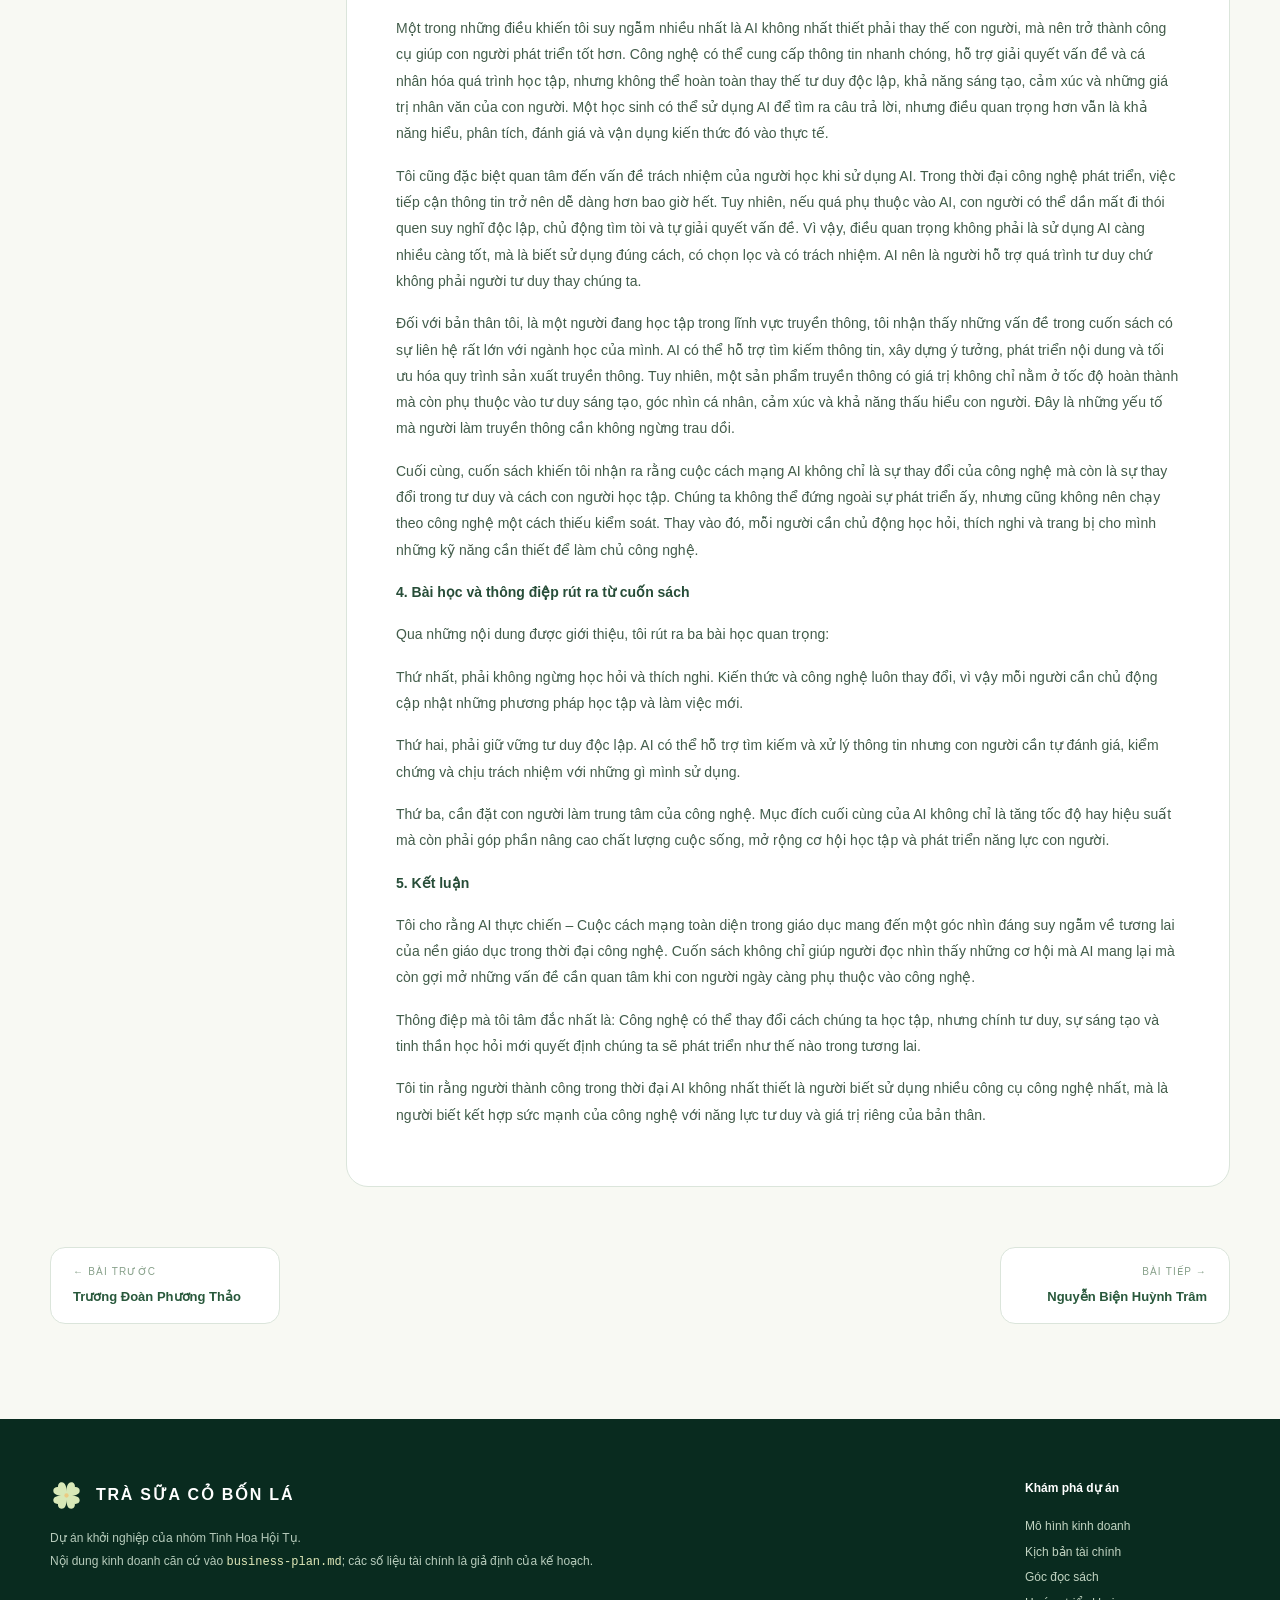
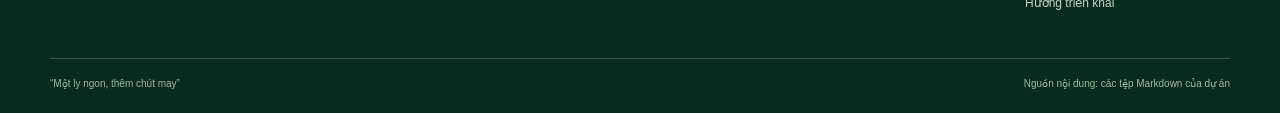
<file: reflection-nguyen-thi-tam-dan.html>
<!doctype html>
<html lang="vi">
<head>
<meta charset="utf-8"><meta name="viewport" content="width=device-width, initial-scale=1">
<meta name="color-scheme" content="light">
<title>Phản hồi – Nguyễn Thị Tâm Đan | Trà sữa Cỏ Bốn Lá</title>
<meta name="description" content="Bài phản hồi đọc sách của Nguyễn Thị Tâm Đan về AI thực chiến – Cuộc cách mạng toàn diện trong giáo dục.">
<link rel="stylesheet" href="style.css">
</head>
<body>
<a class="skip-link" href="#main">Bỏ qua điều hướng</a>
<header class="site-header"><div class="container header-inner">
<a class="brand" href="index.html" aria-label="Trà sữa Cỏ Bốn Lá – Trang chủ"><span class="brand-mark"><svg viewBox="0 0 40 40" width="39" height="39" aria-hidden="true" focusable="false"><g fill="currentColor"><path d="M19 18.5C8 16.8 7.4 4 14.1 4 19.1 4 20 10.5 20 15c0-4.5.9-11 5.9-11C32.6 4 32 16.8 21 18.5Z"/><path d="M21.5 19C23.2 8 36 7.4 36 14.1 36 19.1 29.5 20 25 20c4.5 0 11 .9 11 5.9C36 32.6 23.2 32 21.5 21Z"/><path d="M21 21.5C32 23.2 32.6 36 25.9 36 20.9 36 20 29.5 20 25c0 4.5-.9 11-5.9 11C7.4 36 8 23.2 19 21.5Z"/><path d="M18.5 21C16.8 32 4 32.6 4 25.9 4 20.9 10.5 20 15 20c-4.5 0-11-.9-11-5.9C4 7.4 16.8 8 18.5 19Z"/></g><circle cx="20" cy="20" r="2.6" fill="#ebca82"/></svg></span><span class="brand-wordmark"><strong>CỎ BỐN LÁ</strong><small>TRÀ SỮA MANG ĐI</small></span></a>
<input class="menu-toggle" type="checkbox" id="menu-toggle" aria-label="Mở menu điều hướng"><label class="menu-trigger" for="menu-toggle"><span></span><span></span><span></span><span class="sr-only">Mở menu</span></label>
<nav class="main-nav" aria-label="Điều hướng chính"><a href="index.html" class="nav-link " >Trang chủ</a><a href="business-plan.html" class="nav-link " >Kế hoạch kinh doanh</a><a href="financial-analysis.html" class="nav-link " >Tài chính</a><a href="swot.html" class="nav-link " >SWOT</a><a href="five-forces.html" class="nav-link " >5 áp lực Porter</a><a href="reflections.html" class="nav-link is-active" aria-current="page">Phản hồi đọc sách</a><a href="action-plan.html" class="nav-link " >Hành động 90 ngày</a></nav>
</div></header>
<main id="main"><section class="reflection-hero"><div class="container"><a class="back-link" href="reflections.html">← Tất cả bài phản hồi</a><div class="reflection-hero__layout"><div><span class="eyebrow eyebrow--light">PHẢN HỒI ĐỌC SÁCH / THÀNH VIÊN</span><h1>Nguyễn Thị Tâm Đan</h1><p>Ghi chép và cảm nhận về cuốn sách <strong>AI thực chiến – Cuộc cách mạng toàn diện trong giáo dục</strong>.</p><div class="reflection-hero__chips"><span class="pill pill--inverse">AI &amp; giáo dục</span><span class="pill pill--inverse">Bài viết cá nhân</span></div></div><div class="book-cover book-cover--lavender book-cover--hero" aria-hidden="true"><span class="book-cover__symbol">✦</span><span class="book-cover__type">SÁCH & GÓC NHÌN</span><span class="book-cover__title">AI thực chiến – Cuộc cách mạng toàn diện trong giáo dục</span></div></div></div></section>
<section class="container reading-layout"><aside class="reading-aside"><div class="reading-aside__inner"><span class="card-kicker">THÔNG TIN BÀI ĐỌC</span><h3>AI thực chiến – Cuộc cách mạng toàn diện trong giáo dục</h3><p>Tác giả sách: <strong>Liu Wen Yong</strong></p><hr><span class="card-kicker">NGUỒN NỘI DUNG</span><p>Chuyển nguyên nội dung bài phản hồi từ tệp Markdown riêng của <strong>Nguyễn Thị Tâm Đan</strong>. Phần mã số sinh viên trong tiêu đề nguồn không được công khai.</p><a class="text-link" href="reflections.html">Về danh sách bài viết →</a></div></aside>
<article class="reading-article"><div class="reading-article__lead"><span class="eyebrow">NGUYÊN VĂN BÀI PHẢN HỒI</span><p>Nội dung bên dưới giữ nguyên cách trình bày và ý nghĩa từ bài viết của thành viên.</p></div><div class="prose reading-prose"><p><strong>1. Thông tin chung về cuốn sách</strong></p>
<ul>
<li>Tên sách: AI thực chiến – Cuộc cách mạng toàn diện trong giáo dục.</li>
<li>Tác giả: Liu Wen Yong.</li>
<li>Dịch giả: Diệp Ngôn.</li>
</ul>
<p>Thông tin trên được đối chiếu với dữ liệu của Thư viện Khoa học Tổng hợp TP.HCM và Nhà xuất bản Công Thương. Thư viện Thành phố Hồ Chí Minh +1</p>
<p><strong>2. Chủ đề chính của cuốn sách</strong></p>
<p>Cuốn sách tập trung vào chủ đề ứng dụng trí tuệ nhân tạo (AI) trong giáo dục và những thay đổi toàn diện mà công nghệ này mang lại cho hoạt động dạy và học trong thời đại số.</p>
<p>Tác giả không chỉ đề cập đến AI như một công cụ công nghệ mà còn phân tích cách AI làm thay đổi phương pháp giảng dạy, cách tiếp nhận kiến thức và vai trò của những người tham gia vào quá trình giáo dục.</p>
<p>Nội dung được tiếp cận từ ba góc độ chính:</p>
<ul>
<li>Đối với giáo viên: AI hỗ trợ thiết kế bài giảng, xây dựng đề kiểm tra, mô phỏng lớp học và giảm bớt những công việc lặp lại. Nhờ đó, giáo viên có thêm thời gian tập trung vào việc hướng dẫn và phát triển tư duy sáng tạo cho học sinh.</li>
<li>Đối với học sinh: AI hỗ trợ cá nhân hóa quá trình học tập, giải đáp thắc mắc, xây dựng lộ trình tự học và định hướng nghề nghiệp.</li>
<li>Đối với phụ huynh: AI trở thành công cụ hỗ trợ đồng hành cùng con trong học tập, giúp phụ huynh tìm kiếm kiến thức và định hướng phương pháp giáo dục phù hợp.</li>
</ul>
<p>Bên cạnh đó, sách còn đề cập đến tác động của AI tạo sinh (AIGC), những cơ hội và thách thức đối với giáo dục, cũng như việc ứng dụng công nghệ để nâng cao chất lượng và thu hẹp khoảng cách giáo dục. cantholib.org.vn +2</p>
<p><strong>3. Cảm nghĩ sâu sắc về cuốn sách</strong></p>
<p>Sau khi tìm hiểu nội dung và những vấn đề mà cuốn sách đề cập, tôi nhận thấy AI thực chiến – Cuộc cách mạng toàn diện trong giáo dục là một cuốn sách mang ý nghĩa thiết thực, đặc biệt trong bối cảnh trí tuệ nhân tạo đang ngày càng phát triển và tác động mạnh mẽ đến cuộc sống con người.</p>
<p>Điều khiến tôi ấn tượng nhất là cách cuốn sách đặt ra vấn đề về mối quan hệ giữa con người và trí tuệ nhân tạo trong giáo dục. Trước đây, khi nhắc đến AI, tôi thường nghĩ đây đơn giản là một công cụ giúp tìm kiếm thông tin, trả lời câu hỏi hoặc giải quyết những công việc mất nhiều thời gian. Tuy nhiên, qua những nội dung được giới thiệu trong sách, tôi nhận ra AI còn có khả năng thay đổi cách con người tiếp cận tri thức, tổ chức việc học và truyền đạt kiến thức.</p>
<p>Một trong những điều khiến tôi suy ngẫm nhiều nhất là AI không nhất thiết phải thay thế con người, mà nên trở thành công cụ giúp con người phát triển tốt hơn. Công nghệ có thể cung cấp thông tin nhanh chóng, hỗ trợ giải quyết vấn đề và cá nhân hóa quá trình học tập, nhưng không thể hoàn toàn thay thế tư duy độc lập, khả năng sáng tạo, cảm xúc và những giá trị nhân văn của con người. Một học sinh có thể sử dụng AI để tìm ra câu trả lời, nhưng điều quan trọng hơn vẫn là khả năng hiểu, phân tích, đánh giá và vận dụng kiến thức đó vào thực tế.</p>
<p>Tôi cũng đặc biệt quan tâm đến vấn đề trách nhiệm của người học khi sử dụng AI. Trong thời đại công nghệ phát triển, việc tiếp cận thông tin trở nên dễ dàng hơn bao giờ hết. Tuy nhiên, nếu quá phụ thuộc vào AI, con người có thể dần mất đi thói quen suy nghĩ độc lập, chủ động tìm tòi và tự giải quyết vấn đề. Vì vậy, điều quan trọng không phải là sử dụng AI càng nhiều càng tốt, mà là biết sử dụng đúng cách, có chọn lọc và có trách nhiệm. AI nên là người hỗ trợ quá trình tư duy chứ không phải người tư duy thay chúng ta.</p>
<p>Đối với bản thân tôi, là một người đang học tập trong lĩnh vực truyền thông, tôi nhận thấy những vấn đề trong cuốn sách có sự liên hệ rất lớn với ngành học của mình. AI có thể hỗ trợ tìm kiếm thông tin, xây dựng ý tưởng, phát triển nội dung và tối ưu hóa quy trình sản xuất truyền thông. Tuy nhiên, một sản phẩm truyền thông có giá trị không chỉ nằm ở tốc độ hoàn thành mà còn phụ thuộc vào tư duy sáng tạo, góc nhìn cá nhân, cảm xúc và khả năng thấu hiểu con người. Đây là những yếu tố mà người làm truyền thông cần không ngừng trau dồi.</p>
<p>Cuối cùng, cuốn sách khiến tôi nhận ra rằng cuộc cách mạng AI không chỉ là sự thay đổi của công nghệ mà còn là sự thay đổi trong tư duy và cách con người học tập. Chúng ta không thể đứng ngoài sự phát triển ấy, nhưng cũng không nên chạy theo công nghệ một cách thiếu kiểm soát. Thay vào đó, mỗi người cần chủ động học hỏi, thích nghi và trang bị cho mình những kỹ năng cần thiết để làm chủ công nghệ.</p>
<p><strong>4. Bài học và thông điệp rút ra từ cuốn sách</strong></p>
<p>Qua những nội dung được giới thiệu, tôi rút ra ba bài học quan trọng:</p>
<p>Thứ nhất, phải không ngừng học hỏi và thích nghi. Kiến thức và công nghệ luôn thay đổi, vì vậy mỗi người cần chủ động cập nhật những phương pháp học tập và làm việc mới.</p>
<p>Thứ hai, phải giữ vững tư duy độc lập. AI có thể hỗ trợ tìm kiếm và xử lý thông tin nhưng con người cần tự đánh giá, kiểm chứng và chịu trách nhiệm với những gì mình sử dụng.</p>
<p>Thứ ba, cần đặt con người làm trung tâm của công nghệ. Mục đích cuối cùng của AI không chỉ là tăng tốc độ hay hiệu suất mà còn phải góp phần nâng cao chất lượng cuộc sống, mở rộng cơ hội học tập và phát triển năng lực con người.</p>
<p><strong>5. Kết luận</strong></p>
<p>Tôi cho rằng AI thực chiến – Cuộc cách mạng toàn diện trong giáo dục mang đến một góc nhìn đáng suy ngẫm về tương lai của nền giáo dục trong thời đại công nghệ. Cuốn sách không chỉ giúp người đọc nhìn thấy những cơ hội mà AI mang lại mà còn gợi mở những vấn đề cần quan tâm khi con người ngày càng phụ thuộc vào công nghệ.</p>
<p>Thông điệp mà tôi tâm đắc nhất là: Công nghệ có thể thay đổi cách chúng ta học tập, nhưng chính tư duy, sự sáng tạo và tinh thần học hỏi mới quyết định chúng ta sẽ phát triển như thế nào trong tương lai.</p>
<p>Tôi tin rằng người thành công trong thời đại AI không nhất thiết là người biết sử dụng nhiều công cụ công nghệ nhất, mà là người biết kết hợp sức mạnh của công nghệ với năng lực tư duy và giá trị riêng của bản thân.</p>
</div></article></section>
<section class="container reflection-pagination"><a href="reflection-truong-doan-phuong-thao.html"><small>← BÀI TRƯỚC</small><strong>Trương Đoàn Phương Thảo</strong></a><a href="reflection-nguyen-bien-huynh-tram.html"><small>BÀI TIẾP →</small><strong>Nguyễn Biện Huỳnh Trâm</strong></a></section></main>
<footer class="site-footer"><div class="container footer-inner"><div><a class="footer-brand" href="index.html"><span class="footer-logo"><svg viewBox="0 0 40 40" width="39" height="39" aria-hidden="true" focusable="false"><g fill="currentColor"><path d="M19 18.5C8 16.8 7.4 4 14.1 4 19.1 4 20 10.5 20 15c0-4.5.9-11 5.9-11C32.6 4 32 16.8 21 18.5Z"/><path d="M21.5 19C23.2 8 36 7.4 36 14.1 36 19.1 29.5 20 25 20c4.5 0 11 .9 11 5.9C36 32.6 23.2 32 21.5 21Z"/><path d="M21 21.5C32 23.2 32.6 36 25.9 36 20.9 36 20 29.5 20 25c0 4.5-.9 11-5.9 11C7.4 36 8 23.2 19 21.5Z"/><path d="M18.5 21C16.8 32 4 32.6 4 25.9 4 20.9 10.5 20 15 20c-4.5 0-11-.9-11-5.9C4 7.4 16.8 8 18.5 19Z"/></g><circle cx="20" cy="20" r="2.6" fill="#ebca82"/></svg></span><span>TRÀ SỮA CỎ BỐN LÁ</span></a><p>Dự án khởi nghiệp của nhóm Tinh Hoa Hội Tụ.<br>Nội dung kinh doanh căn cứ vào <code>business-plan.md</code>; các số liệu tài chính là giả định của kế hoạch.</p></div><div class="footer-links"><strong>Khám phá dự án</strong><a href="business-plan.html">Mô hình kinh doanh</a><a href="financial-analysis.html">Kịch bản tài chính</a><a href="reflections.html">Góc đọc sách</a><a href="action-plan.html">Hướng triển khai</a></div></div><div class="container footer-bottom"><span>“Một ly ngon, thêm chút may”</span><span>Nguồn nội dung: các tệp Markdown của dự án</span></div></footer>
</body></html>
</file>
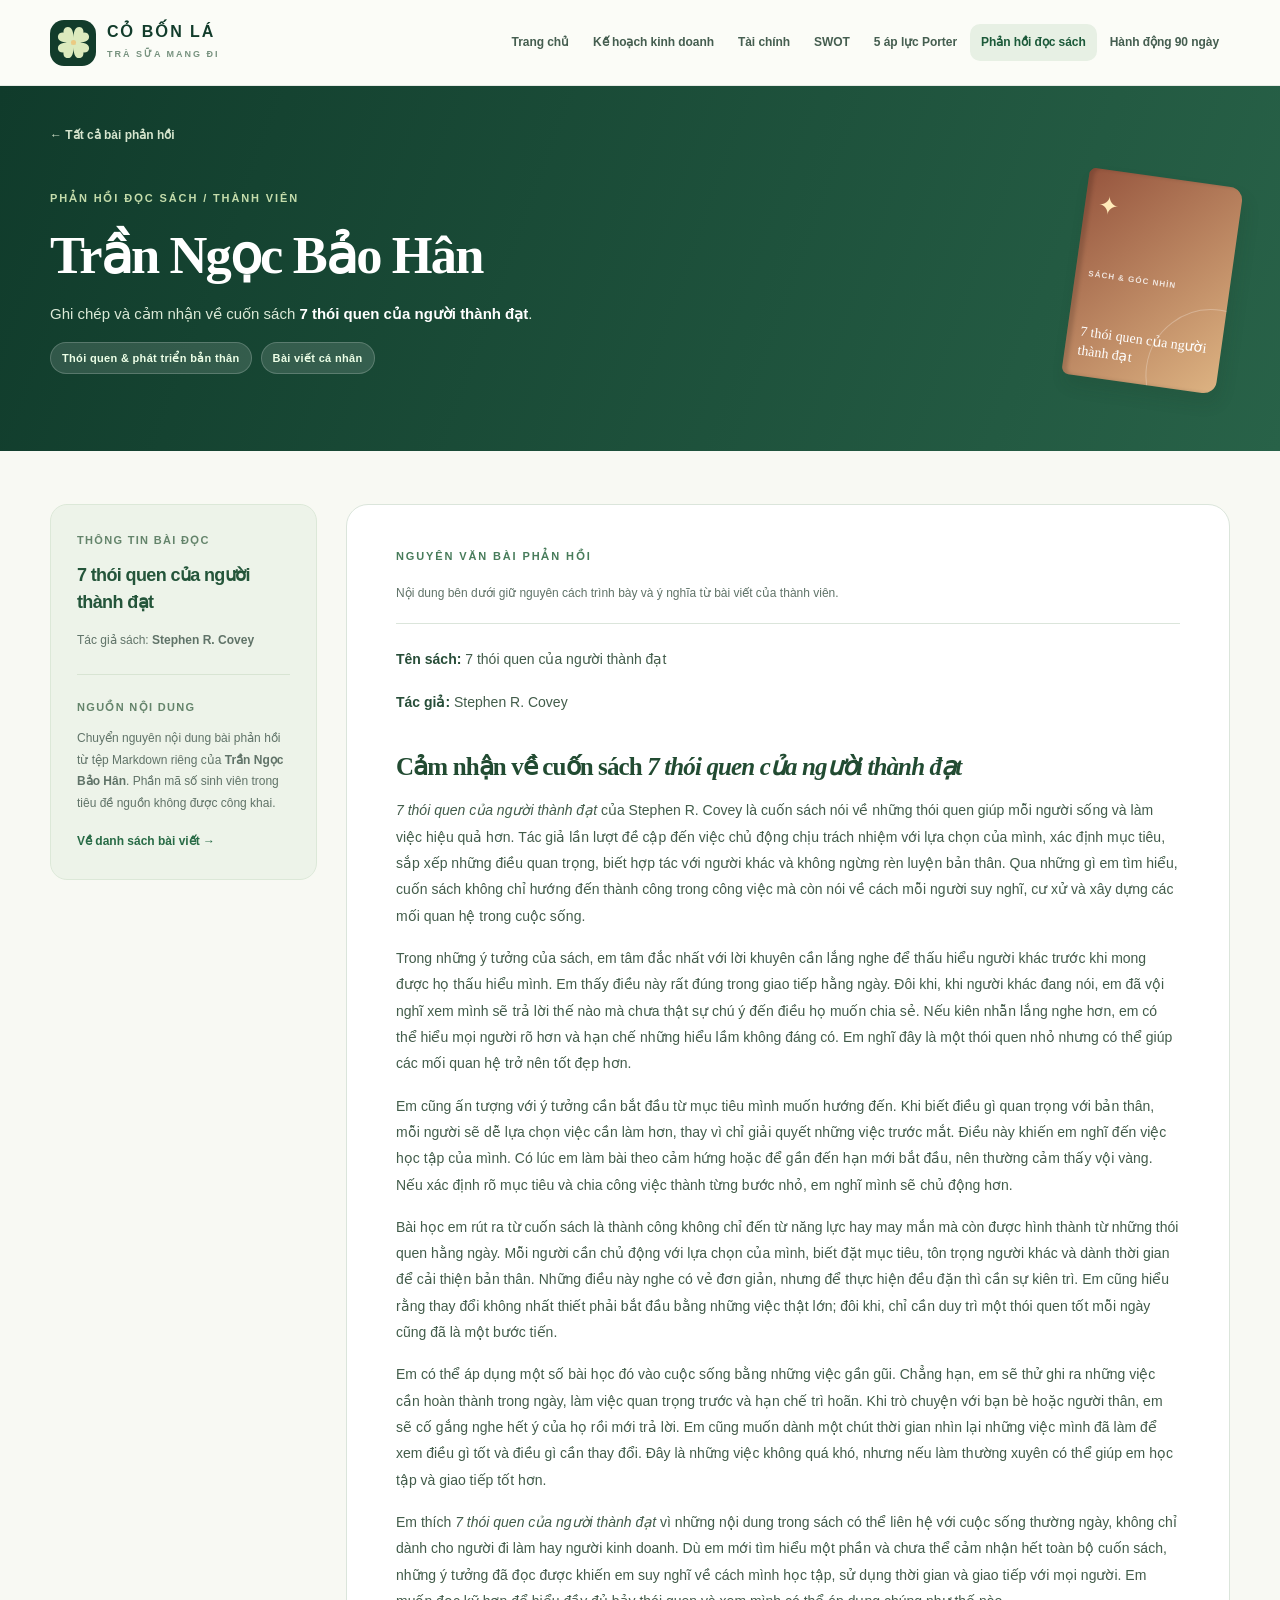
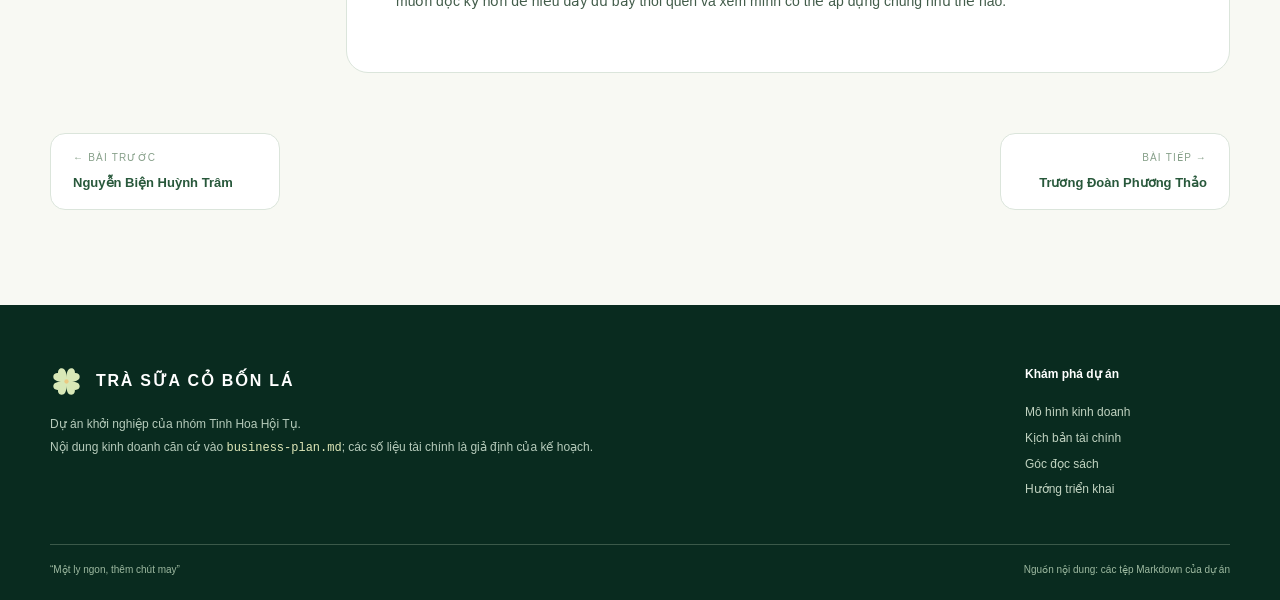
<file: reflection-tran-ngoc-bao-han.html>
<!doctype html>
<html lang="vi">
<head>
<meta charset="utf-8"><meta name="viewport" content="width=device-width, initial-scale=1">
<meta name="color-scheme" content="light">
<title>Phản hồi – Trần Ngọc Bảo Hân | Trà sữa Cỏ Bốn Lá</title>
<meta name="description" content="Bài phản hồi đọc sách của Trần Ngọc Bảo Hân về 7 thói quen của người thành đạt.">
<link rel="stylesheet" href="style.css">
</head>
<body>
<a class="skip-link" href="#main">Bỏ qua điều hướng</a>
<header class="site-header"><div class="container header-inner">
<a class="brand" href="index.html" aria-label="Trà sữa Cỏ Bốn Lá – Trang chủ"><span class="brand-mark"><svg viewBox="0 0 40 40" width="39" height="39" aria-hidden="true" focusable="false"><g fill="currentColor"><path d="M19 18.5C8 16.8 7.4 4 14.1 4 19.1 4 20 10.5 20 15c0-4.5.9-11 5.9-11C32.6 4 32 16.8 21 18.5Z"/><path d="M21.5 19C23.2 8 36 7.4 36 14.1 36 19.1 29.5 20 25 20c4.5 0 11 .9 11 5.9C36 32.6 23.2 32 21.5 21Z"/><path d="M21 21.5C32 23.2 32.6 36 25.9 36 20.9 36 20 29.5 20 25c0 4.5-.9 11-5.9 11C7.4 36 8 23.2 19 21.5Z"/><path d="M18.5 21C16.8 32 4 32.6 4 25.9 4 20.9 10.5 20 15 20c-4.5 0-11-.9-11-5.9C4 7.4 16.8 8 18.5 19Z"/></g><circle cx="20" cy="20" r="2.6" fill="#ebca82"/></svg></span><span class="brand-wordmark"><strong>CỎ BỐN LÁ</strong><small>TRÀ SỮA MANG ĐI</small></span></a>
<input class="menu-toggle" type="checkbox" id="menu-toggle" aria-label="Mở menu điều hướng"><label class="menu-trigger" for="menu-toggle"><span></span><span></span><span></span><span class="sr-only">Mở menu</span></label>
<nav class="main-nav" aria-label="Điều hướng chính"><a href="index.html" class="nav-link " >Trang chủ</a><a href="business-plan.html" class="nav-link " >Kế hoạch kinh doanh</a><a href="financial-analysis.html" class="nav-link " >Tài chính</a><a href="swot.html" class="nav-link " >SWOT</a><a href="five-forces.html" class="nav-link " >5 áp lực Porter</a><a href="reflections.html" class="nav-link is-active" aria-current="page">Phản hồi đọc sách</a><a href="action-plan.html" class="nav-link " >Hành động 90 ngày</a></nav>
</div></header>
<main id="main"><section class="reflection-hero"><div class="container"><a class="back-link" href="reflections.html">← Tất cả bài phản hồi</a><div class="reflection-hero__layout"><div><span class="eyebrow eyebrow--light">PHẢN HỒI ĐỌC SÁCH / THÀNH VIÊN</span><h1>Trần Ngọc Bảo Hân</h1><p>Ghi chép và cảm nhận về cuốn sách <strong>7 thói quen của người thành đạt</strong>.</p><div class="reflection-hero__chips"><span class="pill pill--inverse">Thói quen &amp; phát triển bản thân</span><span class="pill pill--inverse">Bài viết cá nhân</span></div></div><div class="book-cover book-cover--peach book-cover--hero" aria-hidden="true"><span class="book-cover__symbol">✦</span><span class="book-cover__type">SÁCH & GÓC NHÌN</span><span class="book-cover__title">7 thói quen của người thành đạt</span></div></div></div></section>
<section class="container reading-layout"><aside class="reading-aside"><div class="reading-aside__inner"><span class="card-kicker">THÔNG TIN BÀI ĐỌC</span><h3>7 thói quen của người thành đạt</h3><p>Tác giả sách: <strong>Stephen R. Covey</strong></p><hr><span class="card-kicker">NGUỒN NỘI DUNG</span><p>Chuyển nguyên nội dung bài phản hồi từ tệp Markdown riêng của <strong>Trần Ngọc Bảo Hân</strong>. Phần mã số sinh viên trong tiêu đề nguồn không được công khai.</p><a class="text-link" href="reflections.html">Về danh sách bài viết →</a></div></aside>
<article class="reading-article"><div class="reading-article__lead"><span class="eyebrow">NGUYÊN VĂN BÀI PHẢN HỒI</span><p>Nội dung bên dưới giữ nguyên cách trình bày và ý nghĩa từ bài viết của thành viên.</p></div><div class="prose reading-prose"><p><strong>Tên sách:</strong> 7 thói quen của người thành đạt</p>
<p><strong>Tác giả:</strong> Stephen R. Covey</p>
<h2 id="cam-nhan-ve-cuon-sach-7-thoi-quen-cua-nguoi-thanh-at">Cảm nhận về cuốn sách <em>7 thói quen của người thành đạt</em></h2>
<p><em>7 thói quen của người thành đạt</em> của Stephen R. Covey là cuốn sách nói về những thói quen giúp mỗi người sống và làm việc hiệu quả hơn. Tác giả lần lượt đề cập đến việc chủ động chịu trách nhiệm với lựa chọn của mình, xác định mục tiêu, sắp xếp những điều quan trọng, biết hợp tác với người khác và không ngừng rèn luyện bản thân. Qua những gì em tìm hiểu, cuốn sách không chỉ hướng đến thành công trong công việc mà còn nói về cách mỗi người suy nghĩ, cư xử và xây dựng các mối quan hệ trong cuộc sống.</p>
<p>Trong những ý tưởng của sách, em tâm đắc nhất với lời khuyên cần lắng nghe để thấu hiểu người khác trước khi mong được họ thấu hiểu mình. Em thấy điều này rất đúng trong giao tiếp hằng ngày. Đôi khi, khi người khác đang nói, em đã vội nghĩ xem mình sẽ trả lời thế nào mà chưa thật sự chú ý đến điều họ muốn chia sẻ. Nếu kiên nhẫn lắng nghe hơn, em có thể hiểu mọi người rõ hơn và hạn chế những hiểu lầm không đáng có. Em nghĩ đây là một thói quen nhỏ nhưng có thể giúp các mối quan hệ trở nên tốt đẹp hơn.</p>
<p>Em cũng ấn tượng với ý tưởng cần bắt đầu từ mục tiêu mình muốn hướng đến. Khi biết điều gì quan trọng với bản thân, mỗi người sẽ dễ lựa chọn việc cần làm hơn, thay vì chỉ giải quyết những việc trước mắt. Điều này khiến em nghĩ đến việc học tập của mình. Có lúc em làm bài theo cảm hứng hoặc để gần đến hạn mới bắt đầu, nên thường cảm thấy vội vàng. Nếu xác định rõ mục tiêu và chia công việc thành từng bước nhỏ, em nghĩ mình sẽ chủ động hơn.</p>
<p>Bài học em rút ra từ cuốn sách là thành công không chỉ đến từ năng lực hay may mắn mà còn được hình thành từ những thói quen hằng ngày. Mỗi người cần chủ động với lựa chọn của mình, biết đặt mục tiêu, tôn trọng người khác và dành thời gian để cải thiện bản thân. Những điều này nghe có vẻ đơn giản, nhưng để thực hiện đều đặn thì cần sự kiên trì. Em cũng hiểu rằng thay đổi không nhất thiết phải bắt đầu bằng những việc thật lớn; đôi khi, chỉ cần duy trì một thói quen tốt mỗi ngày cũng đã là một bước tiến.</p>
<p>Em có thể áp dụng một số bài học đó vào cuộc sống bằng những việc gần gũi. Chẳng hạn, em sẽ thử ghi ra những việc cần hoàn thành trong ngày, làm việc quan trọng trước và hạn chế trì hoãn. Khi trò chuyện với bạn bè hoặc người thân, em sẽ cố gắng nghe hết ý của họ rồi mới trả lời. Em cũng muốn dành một chút thời gian nhìn lại những việc mình đã làm để xem điều gì tốt và điều gì cần thay đổi. Đây là những việc không quá khó, nhưng nếu làm thường xuyên có thể giúp em học tập và giao tiếp tốt hơn.</p>
<p>Em thích <em>7 thói quen của người thành đạt</em> vì những nội dung trong sách có thể liên hệ với cuộc sống thường ngày, không chỉ dành cho người đi làm hay người kinh doanh. Dù em mới tìm hiểu một phần và chưa thể cảm nhận hết toàn bộ cuốn sách, những ý tưởng đã đọc được khiến em suy nghĩ về cách mình học tập, sử dụng thời gian và giao tiếp với mọi người. Em muốn đọc kỹ hơn để hiểu đầy đủ bảy thói quen và xem mình có thể áp dụng chúng như thế nào.</p>
</div></article></section>
<section class="container reflection-pagination"><a href="reflection-nguyen-bien-huynh-tram.html"><small>← BÀI TRƯỚC</small><strong>Nguyễn Biện Huỳnh Trâm</strong></a><a href="reflection-truong-doan-phuong-thao.html"><small>BÀI TIẾP →</small><strong>Trương Đoàn Phương Thảo</strong></a></section></main>
<footer class="site-footer"><div class="container footer-inner"><div><a class="footer-brand" href="index.html"><span class="footer-logo"><svg viewBox="0 0 40 40" width="39" height="39" aria-hidden="true" focusable="false"><g fill="currentColor"><path d="M19 18.5C8 16.8 7.4 4 14.1 4 19.1 4 20 10.5 20 15c0-4.5.9-11 5.9-11C32.6 4 32 16.8 21 18.5Z"/><path d="M21.5 19C23.2 8 36 7.4 36 14.1 36 19.1 29.5 20 25 20c4.5 0 11 .9 11 5.9C36 32.6 23.2 32 21.5 21Z"/><path d="M21 21.5C32 23.2 32.6 36 25.9 36 20.9 36 20 29.5 20 25c0 4.5-.9 11-5.9 11C7.4 36 8 23.2 19 21.5Z"/><path d="M18.5 21C16.8 32 4 32.6 4 25.9 4 20.9 10.5 20 15 20c-4.5 0-11-.9-11-5.9C4 7.4 16.8 8 18.5 19Z"/></g><circle cx="20" cy="20" r="2.6" fill="#ebca82"/></svg></span><span>TRÀ SỮA CỎ BỐN LÁ</span></a><p>Dự án khởi nghiệp của nhóm Tinh Hoa Hội Tụ.<br>Nội dung kinh doanh căn cứ vào <code>business-plan.md</code>; các số liệu tài chính là giả định của kế hoạch.</p></div><div class="footer-links"><strong>Khám phá dự án</strong><a href="business-plan.html">Mô hình kinh doanh</a><a href="financial-analysis.html">Kịch bản tài chính</a><a href="reflections.html">Góc đọc sách</a><a href="action-plan.html">Hướng triển khai</a></div></div><div class="container footer-bottom"><span>“Một ly ngon, thêm chút may”</span><span>Nguồn nội dung: các tệp Markdown của dự án</span></div></footer>
</body></html>
</file>
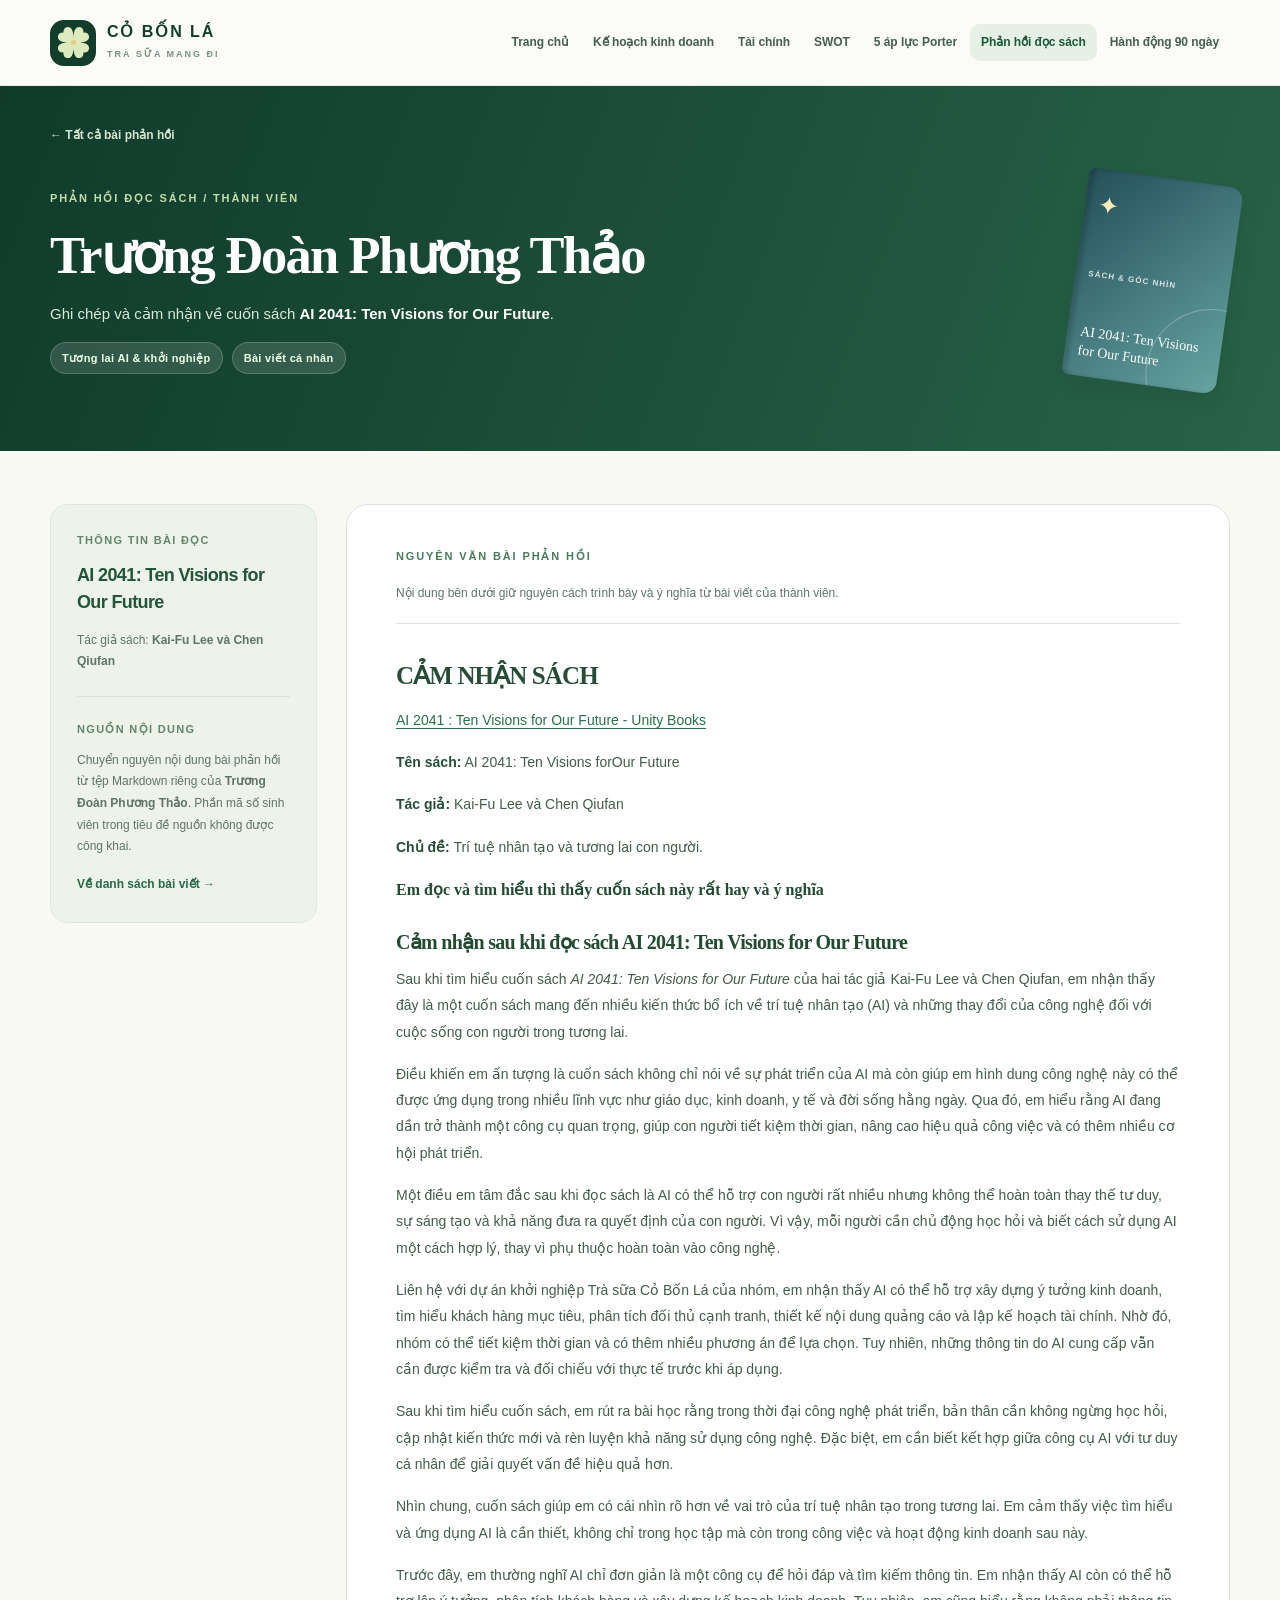
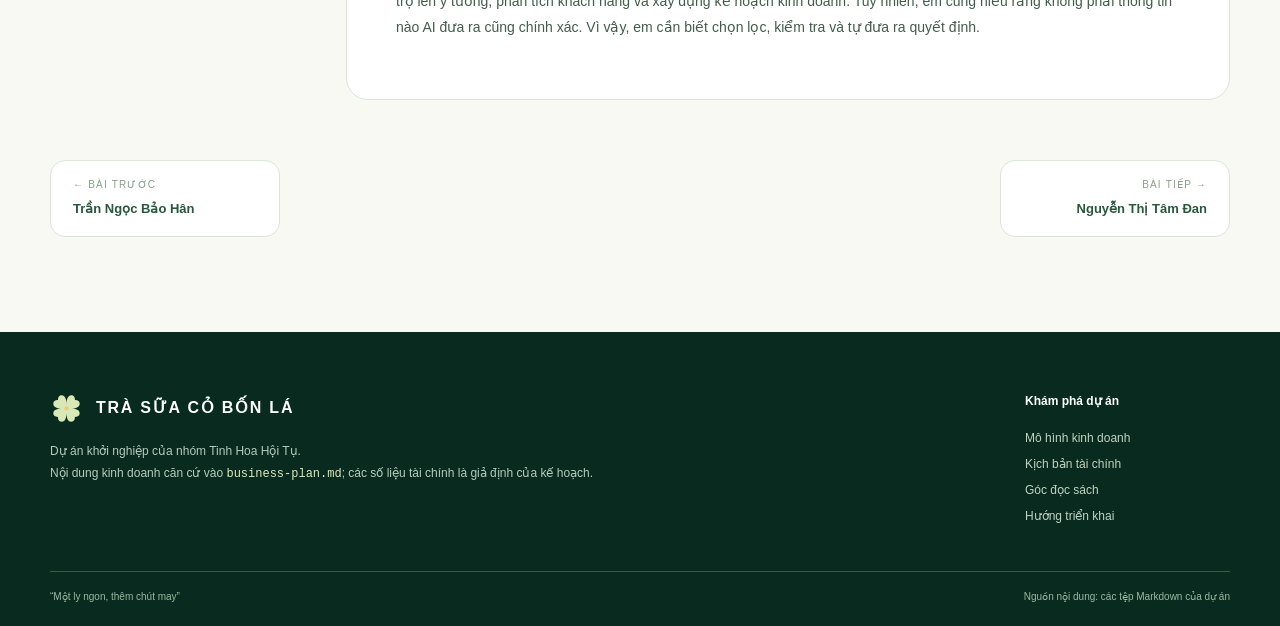
<file: reflection-truong-doan-phuong-thao.html>
<!doctype html>
<html lang="vi">
<head>
<meta charset="utf-8"><meta name="viewport" content="width=device-width, initial-scale=1">
<meta name="color-scheme" content="light">
<title>Phản hồi – Trương Đoàn Phương Thảo | Trà sữa Cỏ Bốn Lá</title>
<meta name="description" content="Bài phản hồi đọc sách của Trương Đoàn Phương Thảo về AI 2041: Ten Visions for Our Future.">
<link rel="stylesheet" href="style.css">
</head>
<body>
<a class="skip-link" href="#main">Bỏ qua điều hướng</a>
<header class="site-header"><div class="container header-inner">
<a class="brand" href="index.html" aria-label="Trà sữa Cỏ Bốn Lá – Trang chủ"><span class="brand-mark"><svg viewBox="0 0 40 40" width="39" height="39" aria-hidden="true" focusable="false"><g fill="currentColor"><path d="M19 18.5C8 16.8 7.4 4 14.1 4 19.1 4 20 10.5 20 15c0-4.5.9-11 5.9-11C32.6 4 32 16.8 21 18.5Z"/><path d="M21.5 19C23.2 8 36 7.4 36 14.1 36 19.1 29.5 20 25 20c4.5 0 11 .9 11 5.9C36 32.6 23.2 32 21.5 21Z"/><path d="M21 21.5C32 23.2 32.6 36 25.9 36 20.9 36 20 29.5 20 25c0 4.5-.9 11-5.9 11C7.4 36 8 23.2 19 21.5Z"/><path d="M18.5 21C16.8 32 4 32.6 4 25.9 4 20.9 10.5 20 15 20c-4.5 0-11-.9-11-5.9C4 7.4 16.8 8 18.5 19Z"/></g><circle cx="20" cy="20" r="2.6" fill="#ebca82"/></svg></span><span class="brand-wordmark"><strong>CỎ BỐN LÁ</strong><small>TRÀ SỮA MANG ĐI</small></span></a>
<input class="menu-toggle" type="checkbox" id="menu-toggle" aria-label="Mở menu điều hướng"><label class="menu-trigger" for="menu-toggle"><span></span><span></span><span></span><span class="sr-only">Mở menu</span></label>
<nav class="main-nav" aria-label="Điều hướng chính"><a href="index.html" class="nav-link " >Trang chủ</a><a href="business-plan.html" class="nav-link " >Kế hoạch kinh doanh</a><a href="financial-analysis.html" class="nav-link " >Tài chính</a><a href="swot.html" class="nav-link " >SWOT</a><a href="five-forces.html" class="nav-link " >5 áp lực Porter</a><a href="reflections.html" class="nav-link is-active" aria-current="page">Phản hồi đọc sách</a><a href="action-plan.html" class="nav-link " >Hành động 90 ngày</a></nav>
</div></header>
<main id="main"><section class="reflection-hero"><div class="container"><a class="back-link" href="reflections.html">← Tất cả bài phản hồi</a><div class="reflection-hero__layout"><div><span class="eyebrow eyebrow--light">PHẢN HỒI ĐỌC SÁCH / THÀNH VIÊN</span><h1>Trương Đoàn Phương Thảo</h1><p>Ghi chép và cảm nhận về cuốn sách <strong>AI 2041: Ten Visions for Our Future</strong>.</p><div class="reflection-hero__chips"><span class="pill pill--inverse">Tương lai AI &amp; khởi nghiệp</span><span class="pill pill--inverse">Bài viết cá nhân</span></div></div><div class="book-cover book-cover--mint book-cover--hero" aria-hidden="true"><span class="book-cover__symbol">✦</span><span class="book-cover__type">SÁCH & GÓC NHÌN</span><span class="book-cover__title">AI 2041: Ten Visions for Our Future</span></div></div></div></section>
<section class="container reading-layout"><aside class="reading-aside"><div class="reading-aside__inner"><span class="card-kicker">THÔNG TIN BÀI ĐỌC</span><h3>AI 2041: Ten Visions for Our Future</h3><p>Tác giả sách: <strong>Kai-Fu Lee và Chen Qiufan</strong></p><hr><span class="card-kicker">NGUỒN NỘI DUNG</span><p>Chuyển nguyên nội dung bài phản hồi từ tệp Markdown riêng của <strong>Trương Đoàn Phương Thảo</strong>. Phần mã số sinh viên trong tiêu đề nguồn không được công khai.</p><a class="text-link" href="reflections.html">Về danh sách bài viết →</a></div></aside>
<article class="reading-article"><div class="reading-article__lead"><span class="eyebrow">NGUYÊN VĂN BÀI PHẢN HỒI</span><p>Nội dung bên dưới giữ nguyên cách trình bày và ý nghĩa từ bài viết của thành viên.</p></div><div class="prose reading-prose"><h2 id="cam-nhan-sach"><strong>CẢM NHẬN SÁCH</strong></h2>
<p><a href="https://images.openai.com/static-rsc-4/YGgHYimFUjKS9_KQd77GTHHAGU2rSdrojzFE2_yb2RcDmPeCDE6qdoUDJ9auLJY3G6Tvz6g1wWXQjoBj244hpyvZho0CKwzJZbMeJyYZlLO2zMgXLpQsr44v3Wtya7xg6W0CmUaYvXWUam6zDUpF9MRh2ToomMXHAn6rcuDEnw8?purpose=inline" rel="noopener noreferrer" target="_blank">AI 2041 : Ten Visions for Our Future - Unity Books</a></p>
<p><strong>Tên sách:</strong> AI 2041: Ten Visions forOur Future</p>
<p><strong>Tác giả:</strong> Kai-Fu Lee và Chen Qiufan</p>
<p><strong>Chủ đề:</strong> Trí tuệ nhân tạo và tương lai con người.</p>
<h4>Em đọc và tìm hiểu thì thấy cuốn sách này rất hay và ý nghĩa</h4>
<h3 id="cam-nhan-sau-khi-oc-sach-ai-2041-ten-visions-for-our-future">Cảm nhận sau khi đọc sách AI 2041: Ten Visions for Our Future</h3>
<p>Sau khi tìm hiểu cuốn sách <em>AI 2041: Ten Visions for Our Future</em> của hai tác giả Kai-Fu Lee và Chen Qiufan, em nhận thấy đây là một cuốn sách mang đến nhiều kiến thức bổ ích về trí tuệ nhân tạo (AI) và những thay đổi của công nghệ đối với cuộc sống con người trong tương lai.</p>
<p>Điều khiến em ấn tượng là cuốn sách không chỉ nói về sự phát triển của AI mà còn giúp em hình dung công nghệ này có thể được ứng dụng trong nhiều lĩnh vực như giáo dục, kinh doanh, y tế và đời sống hằng ngày. Qua đó, em hiểu rằng AI đang dần trở thành một công cụ quan trọng, giúp con người tiết kiệm thời gian, nâng cao hiệu quả công việc và có thêm nhiều cơ hội phát triển.</p>
<p>Một điều em tâm đắc sau khi đọc sách là AI có thể hỗ trợ con người rất nhiều nhưng không thể hoàn toàn thay thế tư duy, sự sáng tạo và khả năng đưa ra quyết định của con người. Vì vậy, mỗi người cần chủ động học hỏi và biết cách sử dụng AI một cách hợp lý, thay vì phụ thuộc hoàn toàn vào công nghệ.</p>
<p>Liên hệ với dự án khởi nghiệp Trà sữa Cỏ Bốn Lá của nhóm, em nhận thấy AI có thể hỗ trợ xây dựng ý tưởng kinh doanh, tìm hiểu khách hàng mục tiêu, phân tích đối thủ cạnh tranh, thiết kế nội dung quảng cáo và lập kế hoạch tài chính. Nhờ đó, nhóm có thể tiết kiệm thời gian và có thêm nhiều phương án để lựa chọn. Tuy nhiên, những thông tin do AI cung cấp vẫn cần được kiểm tra và đối chiếu với thực tế trước khi áp dụng.</p>
<p>Sau khi tìm hiểu cuốn sách, em rút ra bài học rằng trong thời đại công nghệ phát triển, bản thân cần không ngừng học hỏi, cập nhật kiến thức mới và rèn luyện khả năng sử dụng công nghệ. Đặc biệt, em cần biết kết hợp giữa công cụ AI với tư duy cá nhân để giải quyết vấn đề hiệu quả hơn.</p>
<p>Nhìn chung, cuốn sách giúp em có cái nhìn rõ hơn về vai trò của trí tuệ nhân tạo trong tương lai. Em cảm thấy việc tìm hiểu và ứng dụng AI là cần thiết, không chỉ trong học tập mà còn trong công việc và hoạt động kinh doanh sau này.</p>
<p>Trước đây, em thường nghĩ AI chỉ đơn giản là một công cụ để hỏi đáp và tìm kiếm thông tin. Em nhận thấy AI còn có thể hỗ trợ lên ý tưởng, phân tích khách hàng và xây dựng kế hoạch kinh doanh. Tuy nhiên, em cũng hiểu rằng không phải thông tin nào AI đưa ra cũng chính xác. Vì vậy, em cần biết chọn lọc, kiểm tra và tự đưa ra quyết định.</p>
</div></article></section>
<section class="container reflection-pagination"><a href="reflection-tran-ngoc-bao-han.html"><small>← BÀI TRƯỚC</small><strong>Trần Ngọc Bảo Hân</strong></a><a href="reflection-nguyen-thi-tam-dan.html"><small>BÀI TIẾP →</small><strong>Nguyễn Thị Tâm Đan</strong></a></section></main>
<footer class="site-footer"><div class="container footer-inner"><div><a class="footer-brand" href="index.html"><span class="footer-logo"><svg viewBox="0 0 40 40" width="39" height="39" aria-hidden="true" focusable="false"><g fill="currentColor"><path d="M19 18.5C8 16.8 7.4 4 14.1 4 19.1 4 20 10.5 20 15c0-4.5.9-11 5.9-11C32.6 4 32 16.8 21 18.5Z"/><path d="M21.5 19C23.2 8 36 7.4 36 14.1 36 19.1 29.5 20 25 20c4.5 0 11 .9 11 5.9C36 32.6 23.2 32 21.5 21Z"/><path d="M21 21.5C32 23.2 32.6 36 25.9 36 20.9 36 20 29.5 20 25c0 4.5-.9 11-5.9 11C7.4 36 8 23.2 19 21.5Z"/><path d="M18.5 21C16.8 32 4 32.6 4 25.9 4 20.9 10.5 20 15 20c-4.5 0-11-.9-11-5.9C4 7.4 16.8 8 18.5 19Z"/></g><circle cx="20" cy="20" r="2.6" fill="#ebca82"/></svg></span><span>TRÀ SỮA CỎ BỐN LÁ</span></a><p>Dự án khởi nghiệp của nhóm Tinh Hoa Hội Tụ.<br>Nội dung kinh doanh căn cứ vào <code>business-plan.md</code>; các số liệu tài chính là giả định của kế hoạch.</p></div><div class="footer-links"><strong>Khám phá dự án</strong><a href="business-plan.html">Mô hình kinh doanh</a><a href="financial-analysis.html">Kịch bản tài chính</a><a href="reflections.html">Góc đọc sách</a><a href="action-plan.html">Hướng triển khai</a></div></div><div class="container footer-bottom"><span>“Một ly ngon, thêm chút may”</span><span>Nguồn nội dung: các tệp Markdown của dự án</span></div></footer>
</body></html>
</file>
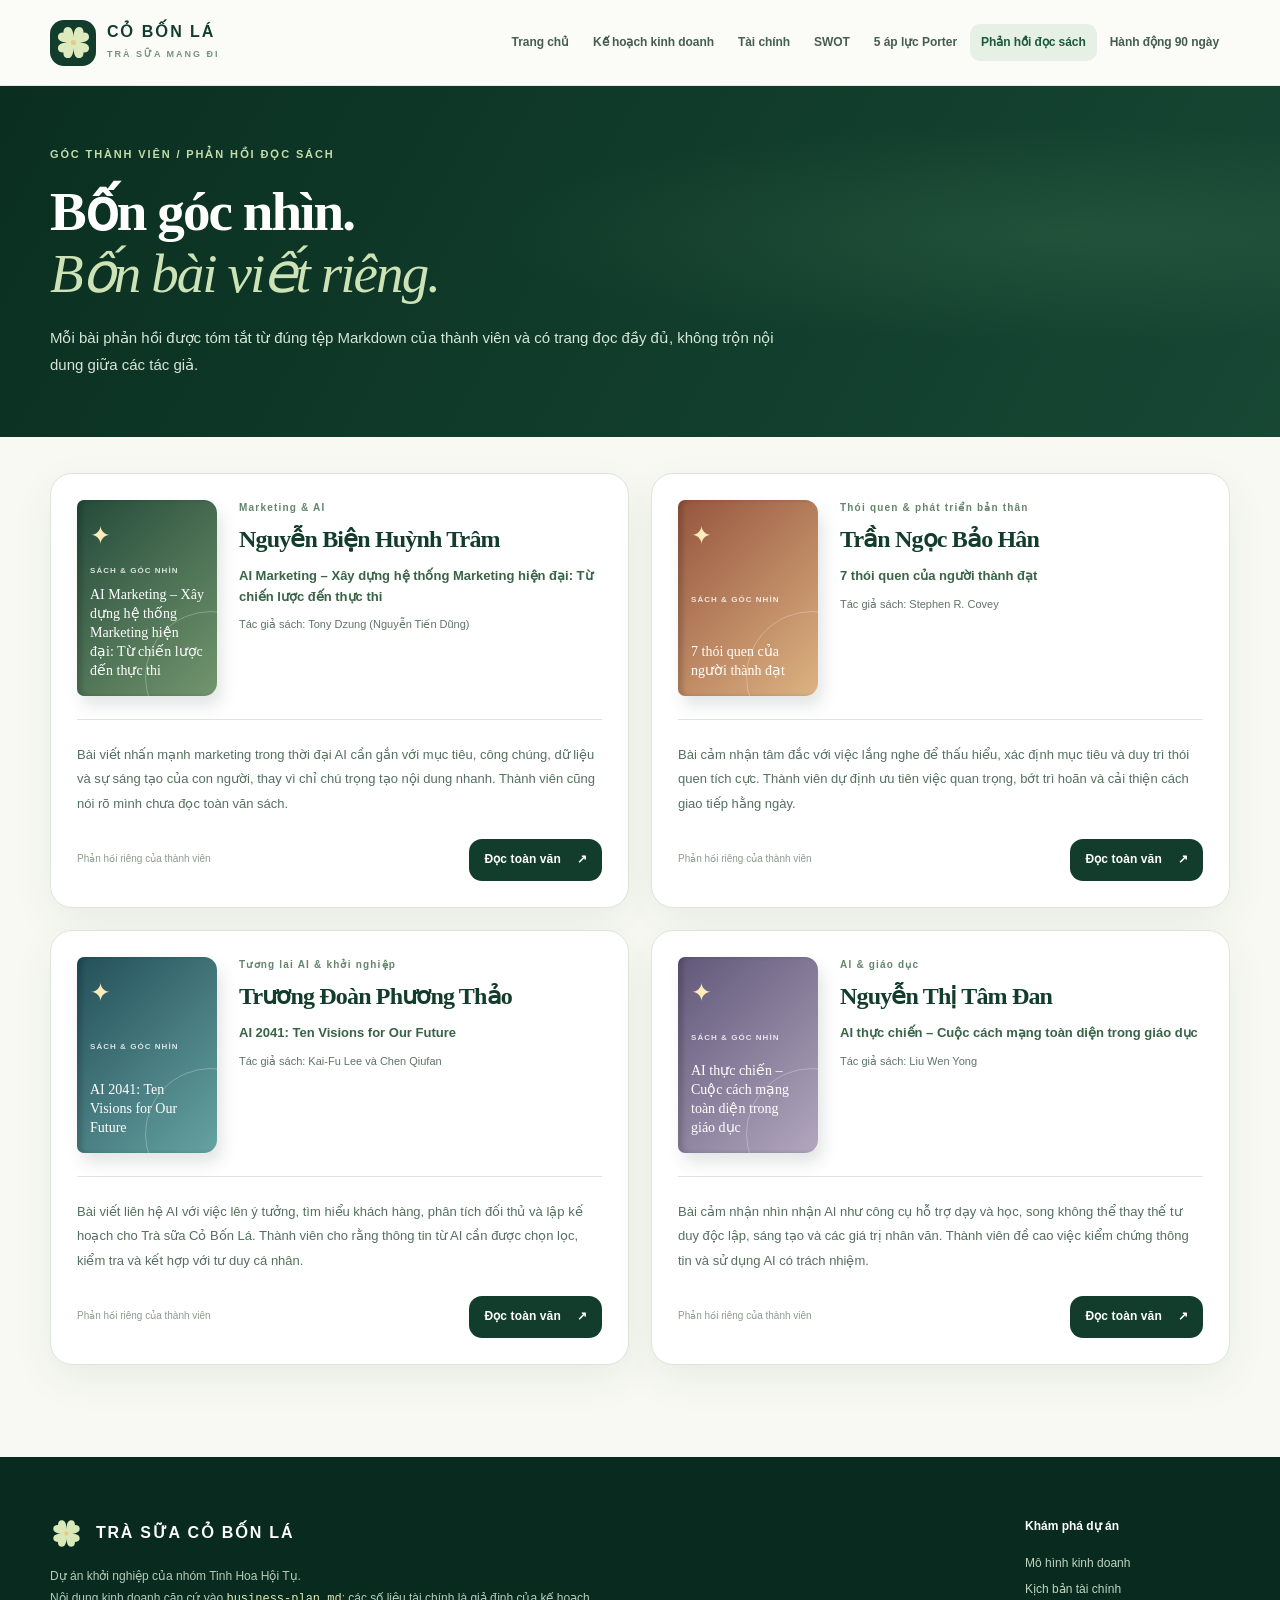
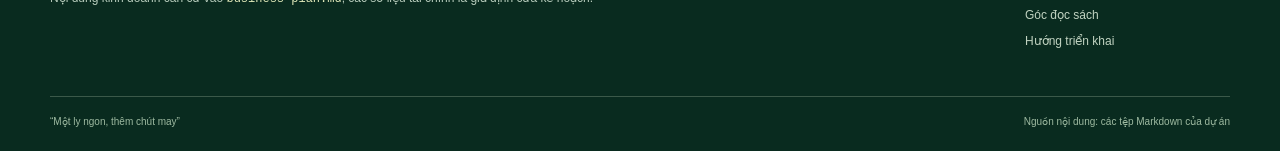
<file: reflections.html>
<!doctype html>
<html lang="vi">
<head>
<meta charset="utf-8"><meta name="viewport" content="width=device-width, initial-scale=1">
<meta name="color-scheme" content="light">
<title>Phản hồi đọc sách | Trà sữa Cỏ Bốn Lá</title>
<meta name="description" content="Bốn bài phản hồi đọc sách độc lập của các thành viên nhóm Tinh Hoa Hội Tụ.">
<link rel="stylesheet" href="style.css">
</head>
<body>
<a class="skip-link" href="#main">Bỏ qua điều hướng</a>
<header class="site-header"><div class="container header-inner">
<a class="brand" href="index.html" aria-label="Trà sữa Cỏ Bốn Lá – Trang chủ"><span class="brand-mark"><svg viewBox="0 0 40 40" width="39" height="39" aria-hidden="true" focusable="false"><g fill="currentColor"><path d="M19 18.5C8 16.8 7.4 4 14.1 4 19.1 4 20 10.5 20 15c0-4.5.9-11 5.9-11C32.6 4 32 16.8 21 18.5Z"/><path d="M21.5 19C23.2 8 36 7.4 36 14.1 36 19.1 29.5 20 25 20c4.5 0 11 .9 11 5.9C36 32.6 23.2 32 21.5 21Z"/><path d="M21 21.5C32 23.2 32.6 36 25.9 36 20.9 36 20 29.5 20 25c0 4.5-.9 11-5.9 11C7.4 36 8 23.2 19 21.5Z"/><path d="M18.5 21C16.8 32 4 32.6 4 25.9 4 20.9 10.5 20 15 20c-4.5 0-11-.9-11-5.9C4 7.4 16.8 8 18.5 19Z"/></g><circle cx="20" cy="20" r="2.6" fill="#ebca82"/></svg></span><span class="brand-wordmark"><strong>CỎ BỐN LÁ</strong><small>TRÀ SỮA MANG ĐI</small></span></a>
<input class="menu-toggle" type="checkbox" id="menu-toggle" aria-label="Mở menu điều hướng"><label class="menu-trigger" for="menu-toggle"><span></span><span></span><span></span><span class="sr-only">Mở menu</span></label>
<nav class="main-nav" aria-label="Điều hướng chính"><a href="index.html" class="nav-link " >Trang chủ</a><a href="business-plan.html" class="nav-link " >Kế hoạch kinh doanh</a><a href="financial-analysis.html" class="nav-link " >Tài chính</a><a href="swot.html" class="nav-link " >SWOT</a><a href="five-forces.html" class="nav-link " >5 áp lực Porter</a><a href="reflections.html" class="nav-link is-active" aria-current="page">Phản hồi đọc sách</a><a href="action-plan.html" class="nav-link " >Hành động 90 ngày</a></nav>
</div></header>
<main id="main"><section class="page-hero"><div class="container page-hero__inner"><div><span class="eyebrow eyebrow--light">GÓC THÀNH VIÊN / PHẢN HỒI ĐỌC SÁCH</span><h1>Bốn góc nhìn.<br><em>Bốn bài viết riêng.</em></h1><p>Mỗi bài phản hồi được tóm tắt từ đúng tệp Markdown của thành viên và có trang đọc đầy đủ, không trộn nội dung giữa các tác giả.</p></div></div></section><section class="section container section--tight"><div class="reflections-grid"><article class="reflection-card"><div class="reflection-card__header"><span class="book-cover book-cover--sage" aria-hidden="true"><span class="book-cover__symbol">✦</span><span class="book-cover__type">SÁCH & GÓC NHÌN</span><span class="book-cover__title">AI Marketing – Xây dựng hệ thống Marketing hiện đại: Từ chiến lược đến thực thi</span></span><div class="reflection-card__info"><span class="card-kicker">Marketing &amp; AI</span><h2>Nguyễn Biện Huỳnh Trâm</h2><p class="book-name">AI Marketing – Xây dựng hệ thống Marketing hiện đại: Từ chiến lược đến thực thi</p><p class="book-author">Tác giả sách: Tony Dzung (Nguyễn Tiến Dũng)</p></div></div><p class="reflection-card__summary">Bài viết nhấn mạnh marketing trong thời đại AI cần gắn với mục tiêu, công chúng, dữ liệu và sự sáng tạo của con người, thay vì chỉ chú trọng tạo nội dung nhanh. Thành viên cũng nói rõ mình chưa đọc toàn văn sách.</p><div class="reflection-card__bottom"><span>Phản hồi riêng của thành viên</span><a class="button button--dark button--small" href="reflection-nguyen-bien-huynh-tram.html">Đọc toàn văn <span aria-hidden="true">↗</span></a></div></article><article class="reflection-card"><div class="reflection-card__header"><span class="book-cover book-cover--peach" aria-hidden="true"><span class="book-cover__symbol">✦</span><span class="book-cover__type">SÁCH & GÓC NHÌN</span><span class="book-cover__title">7 thói quen của người thành đạt</span></span><div class="reflection-card__info"><span class="card-kicker">Thói quen &amp; phát triển bản thân</span><h2>Trần Ngọc Bảo Hân</h2><p class="book-name">7 thói quen của người thành đạt</p><p class="book-author">Tác giả sách: Stephen R. Covey</p></div></div><p class="reflection-card__summary">Bài cảm nhận tâm đắc với việc lắng nghe để thấu hiểu, xác định mục tiêu và duy trì thói quen tích cực. Thành viên dự định ưu tiên việc quan trọng, bớt trì hoãn và cải thiện cách giao tiếp hằng ngày.</p><div class="reflection-card__bottom"><span>Phản hồi riêng của thành viên</span><a class="button button--dark button--small" href="reflection-tran-ngoc-bao-han.html">Đọc toàn văn <span aria-hidden="true">↗</span></a></div></article><article class="reflection-card"><div class="reflection-card__header"><span class="book-cover book-cover--mint" aria-hidden="true"><span class="book-cover__symbol">✦</span><span class="book-cover__type">SÁCH & GÓC NHÌN</span><span class="book-cover__title">AI 2041: Ten Visions for Our Future</span></span><div class="reflection-card__info"><span class="card-kicker">Tương lai AI &amp; khởi nghiệp</span><h2>Trương Đoàn Phương Thảo</h2><p class="book-name">AI 2041: Ten Visions for Our Future</p><p class="book-author">Tác giả sách: Kai-Fu Lee và Chen Qiufan</p></div></div><p class="reflection-card__summary">Bài viết liên hệ AI với việc lên ý tưởng, tìm hiểu khách hàng, phân tích đối thủ và lập kế hoạch cho Trà sữa Cỏ Bốn Lá. Thành viên cho rằng thông tin từ AI cần được chọn lọc, kiểm tra và kết hợp với tư duy cá nhân.</p><div class="reflection-card__bottom"><span>Phản hồi riêng của thành viên</span><a class="button button--dark button--small" href="reflection-truong-doan-phuong-thao.html">Đọc toàn văn <span aria-hidden="true">↗</span></a></div></article><article class="reflection-card"><div class="reflection-card__header"><span class="book-cover book-cover--lavender" aria-hidden="true"><span class="book-cover__symbol">✦</span><span class="book-cover__type">SÁCH & GÓC NHÌN</span><span class="book-cover__title">AI thực chiến – Cuộc cách mạng toàn diện trong giáo dục</span></span><div class="reflection-card__info"><span class="card-kicker">AI &amp; giáo dục</span><h2>Nguyễn Thị Tâm Đan</h2><p class="book-name">AI thực chiến – Cuộc cách mạng toàn diện trong giáo dục</p><p class="book-author">Tác giả sách: Liu Wen Yong</p></div></div><p class="reflection-card__summary">Bài cảm nhận nhìn nhận AI như công cụ hỗ trợ dạy và học, song không thể thay thế tư duy độc lập, sáng tạo và các giá trị nhân văn. Thành viên đề cao việc kiểm chứng thông tin và sử dụng AI có trách nhiệm.</p><div class="reflection-card__bottom"><span>Phản hồi riêng của thành viên</span><a class="button button--dark button--small" href="reflection-nguyen-thi-tam-dan.html">Đọc toàn văn <span aria-hidden="true">↗</span></a></div></article></div></section></main>
<footer class="site-footer"><div class="container footer-inner"><div><a class="footer-brand" href="index.html"><span class="footer-logo"><svg viewBox="0 0 40 40" width="39" height="39" aria-hidden="true" focusable="false"><g fill="currentColor"><path d="M19 18.5C8 16.8 7.4 4 14.1 4 19.1 4 20 10.5 20 15c0-4.5.9-11 5.9-11C32.6 4 32 16.8 21 18.5Z"/><path d="M21.5 19C23.2 8 36 7.4 36 14.1 36 19.1 29.5 20 25 20c4.5 0 11 .9 11 5.9C36 32.6 23.2 32 21.5 21Z"/><path d="M21 21.5C32 23.2 32.6 36 25.9 36 20.9 36 20 29.5 20 25c0 4.5-.9 11-5.9 11C7.4 36 8 23.2 19 21.5Z"/><path d="M18.5 21C16.8 32 4 32.6 4 25.9 4 20.9 10.5 20 15 20c-4.5 0-11-.9-11-5.9C4 7.4 16.8 8 18.5 19Z"/></g><circle cx="20" cy="20" r="2.6" fill="#ebca82"/></svg></span><span>TRÀ SỮA CỎ BỐN LÁ</span></a><p>Dự án khởi nghiệp của nhóm Tinh Hoa Hội Tụ.<br>Nội dung kinh doanh căn cứ vào <code>business-plan.md</code>; các số liệu tài chính là giả định của kế hoạch.</p></div><div class="footer-links"><strong>Khám phá dự án</strong><a href="business-plan.html">Mô hình kinh doanh</a><a href="financial-analysis.html">Kịch bản tài chính</a><a href="reflections.html">Góc đọc sách</a><a href="action-plan.html">Hướng triển khai</a></div></div><div class="container footer-bottom"><span>“Một ly ngon, thêm chút may”</span><span>Nguồn nội dung: các tệp Markdown của dự án</span></div></footer>
</body></html>
</file>
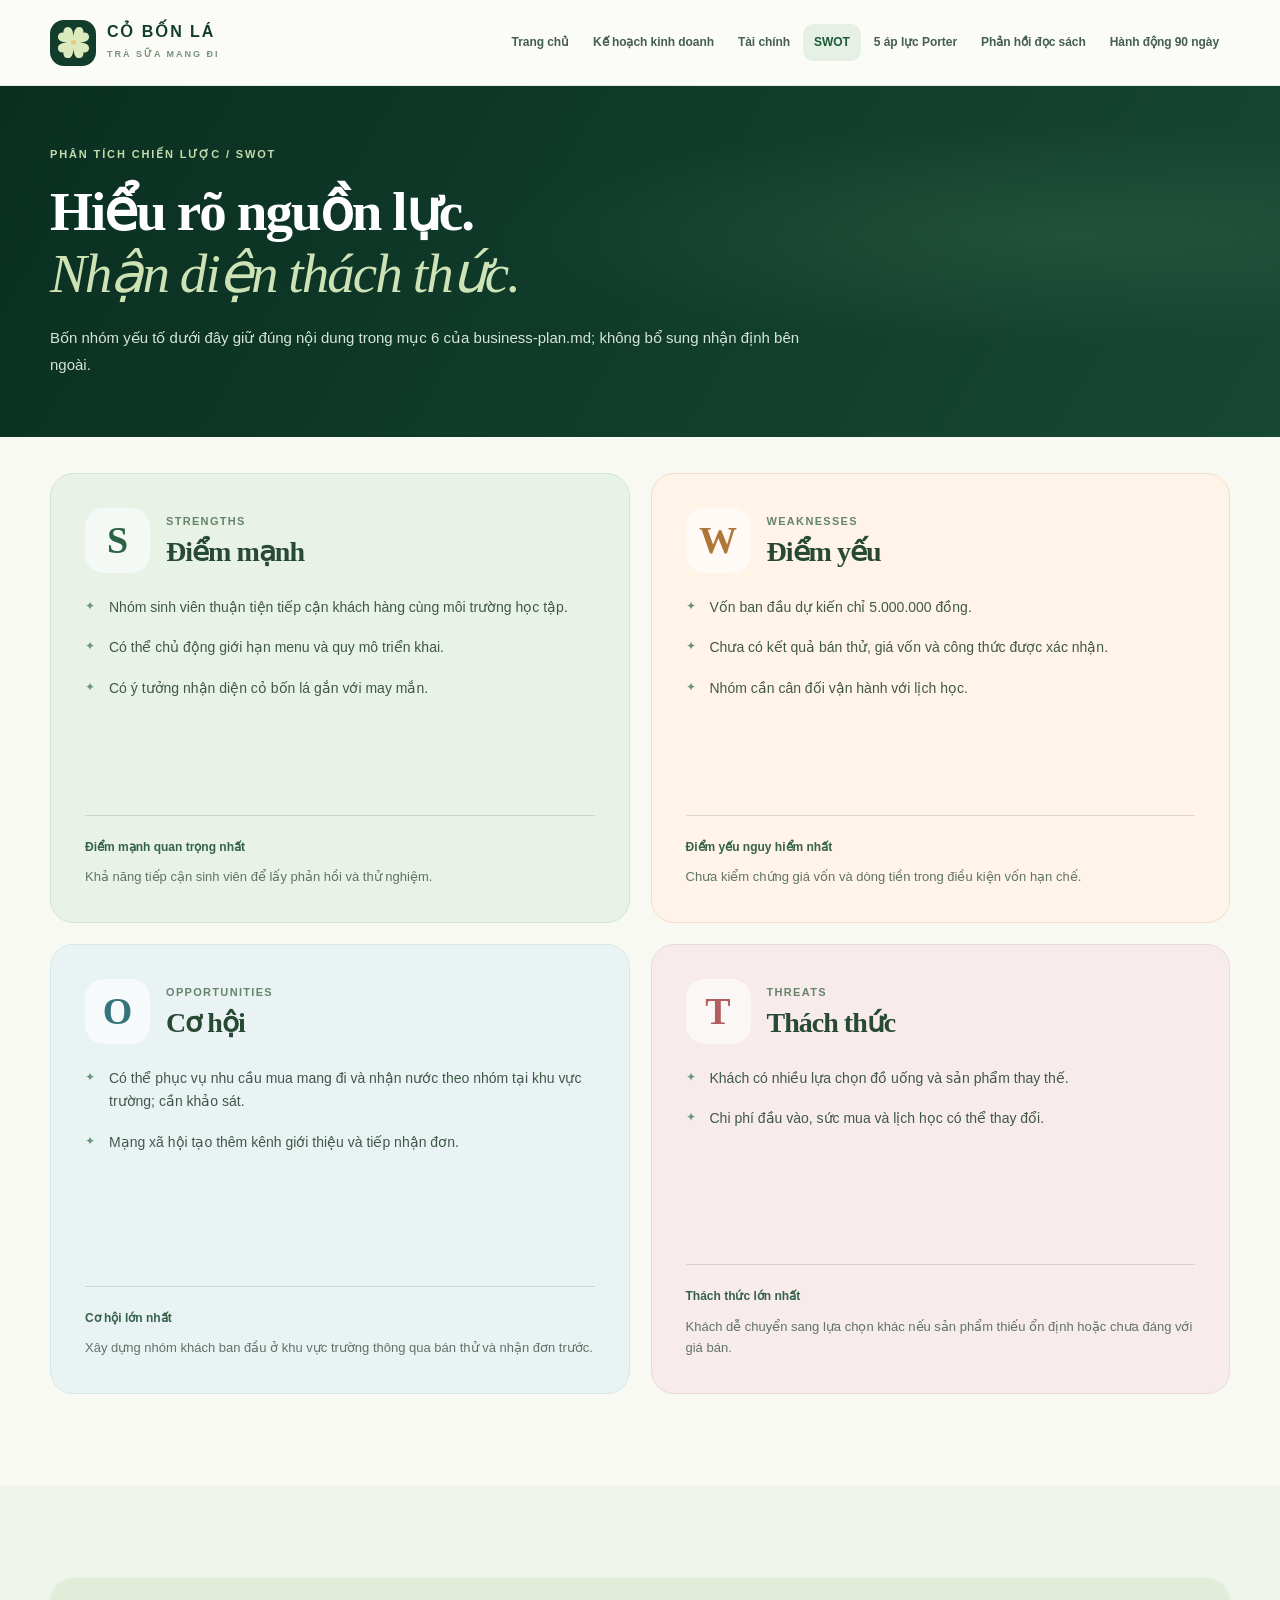
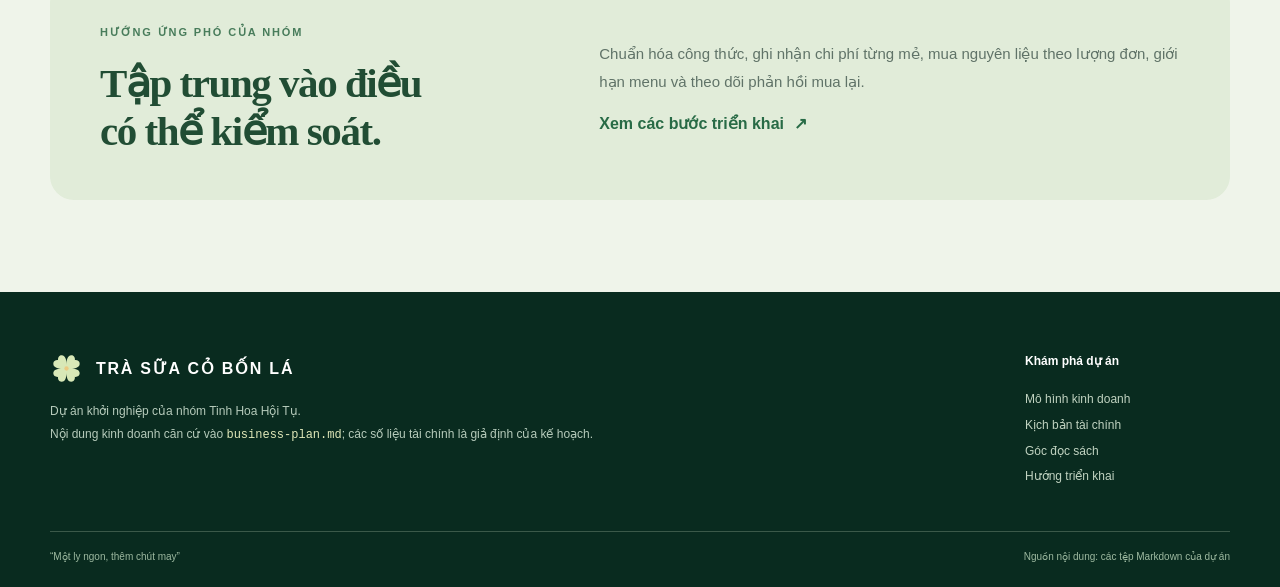
<file: swot.html>
<!doctype html>
<html lang="vi">
<head>
<meta charset="utf-8"><meta name="viewport" content="width=device-width, initial-scale=1">
<meta name="color-scheme" content="light">
<title>Phân tích SWOT | Trà sữa Cỏ Bốn Lá</title>
<meta name="description" content="Ma trận SWOT giữ nguyên các điểm mạnh, yếu, cơ hội và thách thức từ kế hoạch kinh doanh.">
<link rel="stylesheet" href="style.css">
</head>
<body>
<a class="skip-link" href="#main">Bỏ qua điều hướng</a>
<header class="site-header"><div class="container header-inner">
<a class="brand" href="index.html" aria-label="Trà sữa Cỏ Bốn Lá – Trang chủ"><span class="brand-mark"><svg viewBox="0 0 40 40" width="39" height="39" aria-hidden="true" focusable="false"><g fill="currentColor"><path d="M19 18.5C8 16.8 7.4 4 14.1 4 19.1 4 20 10.5 20 15c0-4.5.9-11 5.9-11C32.6 4 32 16.8 21 18.5Z"/><path d="M21.5 19C23.2 8 36 7.4 36 14.1 36 19.1 29.5 20 25 20c4.5 0 11 .9 11 5.9C36 32.6 23.2 32 21.5 21Z"/><path d="M21 21.5C32 23.2 32.6 36 25.9 36 20.9 36 20 29.5 20 25c0 4.5-.9 11-5.9 11C7.4 36 8 23.2 19 21.5Z"/><path d="M18.5 21C16.8 32 4 32.6 4 25.9 4 20.9 10.5 20 15 20c-4.5 0-11-.9-11-5.9C4 7.4 16.8 8 18.5 19Z"/></g><circle cx="20" cy="20" r="2.6" fill="#ebca82"/></svg></span><span class="brand-wordmark"><strong>CỎ BỐN LÁ</strong><small>TRÀ SỮA MANG ĐI</small></span></a>
<input class="menu-toggle" type="checkbox" id="menu-toggle" aria-label="Mở menu điều hướng"><label class="menu-trigger" for="menu-toggle"><span></span><span></span><span></span><span class="sr-only">Mở menu</span></label>
<nav class="main-nav" aria-label="Điều hướng chính"><a href="index.html" class="nav-link " >Trang chủ</a><a href="business-plan.html" class="nav-link " >Kế hoạch kinh doanh</a><a href="financial-analysis.html" class="nav-link " >Tài chính</a><a href="swot.html" class="nav-link is-active" aria-current="page">SWOT</a><a href="five-forces.html" class="nav-link " >5 áp lực Porter</a><a href="reflections.html" class="nav-link " >Phản hồi đọc sách</a><a href="action-plan.html" class="nav-link " >Hành động 90 ngày</a></nav>
</div></header>
<main id="main"><section class="page-hero"><div class="container page-hero__inner"><div><span class="eyebrow eyebrow--light">PHÂN TÍCH CHIẾN LƯỢC / SWOT</span><h1>Hiểu rõ nguồn lực.<br><em>Nhận diện thách thức.</em></h1><p>Bốn nhóm yếu tố dưới đây giữ đúng nội dung trong mục 6 của business-plan.md; không bổ sung nhận định bên ngoài.</p></div></div></section>
<section class="section container section--tight"><div class="swot-grid">
<article class="swot-card swot-card--s"><div class="swot-title"><span class="swot-letter">S</span><div><span class="card-kicker">STRENGTHS</span><h2>Điểm mạnh</h2></div></div><ul class="statement-list"><li>Nhóm sinh viên thuận tiện tiếp cận khách hàng cùng môi trường học tập.</li><li>Có thể chủ động giới hạn menu và quy mô triển khai.</li><li>Có ý tưởng nhận diện cỏ bốn lá gắn với may mắn.</li></ul><div class="swot-summary"><strong>Điểm mạnh quan trọng nhất</strong><p>Khả năng tiếp cận sinh viên để lấy phản hồi và thử nghiệm.</p></div></article>
<article class="swot-card swot-card--w"><div class="swot-title"><span class="swot-letter">W</span><div><span class="card-kicker">WEAKNESSES</span><h2>Điểm yếu</h2></div></div><ul class="statement-list"><li>Vốn ban đầu dự kiến chỉ 5.000.000 đồng.</li><li>Chưa có kết quả bán thử, giá vốn và công thức được xác nhận.</li><li>Nhóm cần cân đối vận hành với lịch học.</li></ul><div class="swot-summary"><strong>Điểm yếu nguy hiểm nhất</strong><p>Chưa kiểm chứng giá vốn và dòng tiền trong điều kiện vốn hạn chế.</p></div></article>
<article class="swot-card swot-card--o"><div class="swot-title"><span class="swot-letter">O</span><div><span class="card-kicker">OPPORTUNITIES</span><h2>Cơ hội</h2></div></div><ul class="statement-list"><li>Có thể phục vụ nhu cầu mua mang đi và nhận nước theo nhóm tại khu vực trường; cần khảo sát.</li><li>Mạng xã hội tạo thêm kênh giới thiệu và tiếp nhận đơn.</li></ul><div class="swot-summary"><strong>Cơ hội lớn nhất</strong><p>Xây dựng nhóm khách ban đầu ở khu vực trường thông qua bán thử và nhận đơn trước.</p></div></article>
<article class="swot-card swot-card--t"><div class="swot-title"><span class="swot-letter">T</span><div><span class="card-kicker">THREATS</span><h2>Thách thức</h2></div></div><ul class="statement-list"><li>Khách có nhiều lựa chọn đồ uống và sản phẩm thay thế.</li><li>Chi phí đầu vào, sức mua và lịch học có thể thay đổi.</li></ul><div class="swot-summary"><strong>Thách thức lớn nhất</strong><p>Khách dễ chuyển sang lựa chọn khác nếu sản phẩm thiếu ổn định hoặc chưa đáng với giá bán.</p></div></article>
</div></section>
<section class="section section--soft"><div class="container"><div class="recommendation-panel"><div><span class="eyebrow">HƯỚNG ỨNG PHÓ CỦA NHÓM</span><h2>Tập trung vào điều<br>có thể kiểm soát.</h2></div><div><p>Chuẩn hóa công thức, ghi nhận chi phí từng mẻ, mua nguyên liệu theo lượng đơn, giới hạn menu và theo dõi phản hồi mua lại.</p><a class="text-link" href="action-plan.html">Xem các bước triển khai <span aria-hidden="true">↗</span></a></div></div></div></section>
</main>
<footer class="site-footer"><div class="container footer-inner"><div><a class="footer-brand" href="index.html"><span class="footer-logo"><svg viewBox="0 0 40 40" width="39" height="39" aria-hidden="true" focusable="false"><g fill="currentColor"><path d="M19 18.5C8 16.8 7.4 4 14.1 4 19.1 4 20 10.5 20 15c0-4.5.9-11 5.9-11C32.6 4 32 16.8 21 18.5Z"/><path d="M21.5 19C23.2 8 36 7.4 36 14.1 36 19.1 29.5 20 25 20c4.5 0 11 .9 11 5.9C36 32.6 23.2 32 21.5 21Z"/><path d="M21 21.5C32 23.2 32.6 36 25.9 36 20.9 36 20 29.5 20 25c0 4.5-.9 11-5.9 11C7.4 36 8 23.2 19 21.5Z"/><path d="M18.5 21C16.8 32 4 32.6 4 25.9 4 20.9 10.5 20 15 20c-4.5 0-11-.9-11-5.9C4 7.4 16.8 8 18.5 19Z"/></g><circle cx="20" cy="20" r="2.6" fill="#ebca82"/></svg></span><span>TRÀ SỮA CỎ BỐN LÁ</span></a><p>Dự án khởi nghiệp của nhóm Tinh Hoa Hội Tụ.<br>Nội dung kinh doanh căn cứ vào <code>business-plan.md</code>; các số liệu tài chính là giả định của kế hoạch.</p></div><div class="footer-links"><strong>Khám phá dự án</strong><a href="business-plan.html">Mô hình kinh doanh</a><a href="financial-analysis.html">Kịch bản tài chính</a><a href="reflections.html">Góc đọc sách</a><a href="action-plan.html">Hướng triển khai</a></div></div><div class="container footer-bottom"><span>“Một ly ngon, thêm chút may”</span><span>Nguồn nội dung: các tệp Markdown của dự án</span></div></footer>
</body></html>
</file>
<file: style.css>
/* Trà sữa Cỏ Bốn Lá – static multi-page website
   Source of business data: business-plan.md. */
:root{--forest:#123c2b;--deep:#0a2b20;--green:#3c7657;--moss:#6b9c74;--sage:#dde9dc;--leaf:#e9f1e5;--cream:#f8f9f3;--paper:#fffefa;--ink:#1c3329;--muted:#607368;--line:#dbe5db;--gold:#eec985;--orange:#bf7b42;--radius:22px;--shadow:0 14px 42px rgba(20,60,42,.065)}
*{box-sizing:border-box}html{scroll-behavior:smooth}body{margin:0;background:var(--cream);color:var(--ink);font:16px/1.65 "Be Vietnam Pro",-apple-system,BlinkMacSystemFont,"Segoe UI",Arial,sans-serif;-webkit-font-smoothing:antialiased}h1,h2,h3,h4,p,ul{margin-top:0}h1,h2,h3{line-height:1.18;letter-spacing:-.035em}h1,h2{font-family:Georgia,"Noto Serif",serif}p{color:var(--muted)}a{color:inherit;text-decoration:none}a:hover{color:var(--green)}button,a,input,label,summary{ -webkit-tap-highlight-color:transparent}a:focus-visible,summary:focus-visible,label:focus-visible{outline:3px solid var(--gold);outline-offset:4px}img,svg{max-width:100%}.container{width:min(1180px,calc(100% - 60px));margin-inline:auto}.sr-only{position:absolute;width:1px;height:1px;overflow:hidden;clip:rect(0,0,0,0);white-space:nowrap}.skip-link{position:absolute;z-index:100;top:-100px;left:16px;padding:12px;background:white}.skip-link:focus{top:16px}.site-header{height:86px;background:rgba(251,252,247,.97);position:sticky;top:0;z-index:30;border-bottom:1px solid rgba(24,64,45,.09);backdrop-filter:blur(18px)}.header-inner{height:100%;display:flex;align-items:center;gap:32px;justify-content:space-between}.brand,.footer-brand{display:flex;align-items:center;gap:11px;min-width:max-content}.brand-mark{width:46px;height:46px;border-radius:14px;background:var(--forest);color:#dceabd;display:grid;place-items:center}.brand-wordmark strong{display:block;font-size:16px;line-height:1.15;letter-spacing:.12em;color:var(--forest)}.brand-wordmark small{display:block;font-size:9px;letter-spacing:.22em;color:#77927f;margin-top:5px;font-weight:700}.main-nav{display:flex;align-items:center;justify-content:flex-end;gap:2px;flex-wrap:wrap}.nav-link{display:inline-flex;padding:9px 11px;font-size:12px;font-weight:700;letter-spacing:-.005em;color:#455e50;border-radius:10px;transition:.2s}.nav-link:hover{background:var(--leaf);color:var(--forest)}.nav-link.is-active{background:#e7f0e4;color:#1b5939}.menu-toggle,.menu-trigger{display:none}.eyebrow{font-size:11px;font-weight:800;letter-spacing:.17em;color:#487c5b;text-transform:uppercase;display:block;margin-bottom:18px}.eyebrow--light{color:#c4dcab}.section{padding-top:92px;padding-bottom:92px}.section--tight{padding-top:36px}.section--soft{background:#eff4ea}.section-heading{display:flex;justify-content:space-between;align-items:flex-end;gap:30px;margin-bottom:34px}.section-heading h2{font-size:clamp(29px,3.4vw,44px);margin-bottom:10px;color:var(--forest)}.section-heading p{max-width:710px;margin:0;font-size:15px}.button{display:inline-flex;align-items:center;justify-content:center;gap:16px;border-radius:13px;min-height:49px;padding:12px 21px;font-size:13px;font-weight:800;letter-spacing:.01em;transition:transform .2s,background .2s,box-shadow .2s;white-space:nowrap}.button:hover{transform:translateY(-2px)}.button--light{background:#f9fbef;color:var(--forest);box-shadow:0 9px 25px rgba(0,0,0,.12)}.button--light:hover{background:#e4f0d9;color:var(--forest)}.button--dark{background:var(--forest);color:#fff}.button--dark:hover{background:#22583d;color:#fff}.button--outline-light{color:#fff;border:1px solid rgba(255,255,255,.35)}.button--outline-light:hover{border-color:#fff;color:#fff;background:rgba(255,255,255,.08)}.button--small{min-height:42px;padding:10px 15px;font-size:12px}.text-link{font-weight:800;color:#286b46;display:inline-flex;gap:10px;align-items:center}.text-link:hover{text-decoration:underline}.pill{display:inline-block;border-radius:999px;padding:6px 11px;background:#e8eee3;color:#3c684b;font-size:11px;font-weight:800;letter-spacing:.03em}.pill--inverse{background:rgba(255,255,255,.13);color:#edffe7;border:1px solid rgba(255,255,255,.19)}.pill--sage{background:#e9f1e4;color:#40704c}.pill--gold{background:#fff2d7;color:#906e29}.badge-row{display:flex;gap:7px;flex-wrap:wrap}.card-kicker{display:block;color:#64846b;font-size:11px;font-weight:800;letter-spacing:.12em;margin-bottom:12px}.tiny-label{color:#bfdfbe;font-size:11px;font-weight:700;letter-spacing:.16em;margin-bottom:20px}.soft-divider{border-top:1px solid rgba(255,255,255,.18);margin:28px 0}.source-note{background:#eff5e9;border:1px solid #d5e7d1;color:#4a6855;border-radius:15px;display:flex;align-items:flex-start;gap:15px;font-size:13px;line-height:1.65;padding:15px 20px;margin-top:23px}.source-note>span:first-child{display:grid;place-items:center;flex:0 0 26px;width:26px;height:26px;border-radius:100%;background:#d0e6d0;color:#2d5b39;font-weight:900;font-style:italic}.source-note--warning{background:#fff8e9;border-color:#f1e4c3;color:#81653c}.source-note--warning>span:first-child{background:#f8e6c3;color:#8f6b29;font-style:normal}.source-note strong{color:inherit}.source-note code{font-size:12px}
/* Home hero */
.home-hero{background:radial-gradient(ellipse at 81% 36%,#296346 0,transparent 41%),linear-gradient(120deg,#092c21 0,#103a2b 73%,#164d37);color:#fff;position:relative;overflow:hidden}.home-hero:before{content:"";position:absolute;left:0;bottom:0;width:50%;height:230px;background:linear-gradient(0deg,rgba(0,0,0,.09),transparent);pointer-events:none}.home-hero__inner{display:grid;grid-template-columns:1.08fr .92fr;min-height:595px;align-items:center;gap:22px}.home-hero__copy{padding:70px 0;z-index:1}.hero-tag{display:inline-flex;align-items:center;gap:10px;font-size:10px;letter-spacing:.18em;color:#e3eecf;font-weight:800;margin-bottom:30px}.tag-dot{display:inline-block;width:8px;height:8px;background:#d9edaa;border-radius:50%;box-shadow:0 0 0 5px rgba(218,242,170,.11)}.home-hero h1{font-size:clamp(46px,5.5vw,74px);line-height:1.12;color:#fff;margin:0 0 23px;letter-spacing:-.055em}.home-hero h1 em{color:#d9e9ae;font-weight:400}.home-hero__copy>p{max-width:555px;color:#d1e0d2;font-size:16px;line-height:1.85;margin-bottom:29px}.hero-actions{display:flex;flex-wrap:wrap;gap:11px}.hero-caption{margin-top:43px;color:#c4d4c7;font-size:12px}.hero-caption strong{color:#fff}.mini-star{color:var(--gold);font-size:19px;vertical-align:middle;margin-right:5px}.hero-stage{height:570px;position:relative;display:flex;align-items:center;justify-content:center}.hero-stage:before{content:"";width:410px;height:410px;border:1px solid rgba(226,246,204,.15);border-radius:50%;position:absolute;left:50%;top:49%;transform:translate(-50%,-50%)}.stage-halo{position:absolute;left:50%;top:49%;border-radius:50%;transform:translate(-50%,-50%);border:1px solid rgba(232,250,207,.12)}.stage-halo--one{width:325px;height:325px;background:rgba(214,232,175,.05)}.stage-halo--two{width:475px;height:475px}.cup-art{height:470px;width:430px;position:relative;z-index:2;filter:drop-shadow(0 24px 26px rgba(0,0,0,.12))}.stage-bubble{position:absolute;z-index:3;background:rgba(255,252,232,.95);color:#2a563c;box-shadow:0 12px 35px rgba(5,30,20,.19);border-radius:15px;padding:13px 17px;font-size:11px;line-height:1.55;transform:rotate(-4deg)}.stage-bubble strong{font-size:13px}.stage-bubble--top{right:-13px;top:129px}.stage-bubble--bottom{left:-33px;bottom:121px;transform:rotate(4deg)}.stage-foot{position:absolute;bottom:36px;left:0;right:0;text-align:center;color:#b0c8a8;font-size:9px;letter-spacing:.16em}.stats-wrap{position:relative;margin-top:-34px;z-index:3}.kpi-grid{display:grid;grid-template-columns:repeat(4,minmax(0,1fr));gap:15px}.kpi-card{background:white;border:1px solid #e5ebe3;border-radius:18px;padding:23px 24px;box-shadow:0 13px 27px rgba(19,59,41,.055);min-width:0}.kpi-card__label{font-size:12px;font-weight:800;color:#5c7463;margin-bottom:17px}.kpi-card__value{display:block;font-size:clamp(23px,2.28vw,33px);line-height:1.1;letter-spacing:-.045em;color:#17452c;white-space:nowrap}.kpi-card__value small{font:700 13px/1.2 "Segoe UI",sans-serif;letter-spacing:0}.kpi-card__note{font-size:11px;color:#829488;margin-top:12px;line-height:1.45}.feature-grid{display:grid;grid-template-columns:repeat(3,1fr);gap:18px}.feature-card{border:1px solid var(--line);border-radius:var(--radius);padding:29px;background:var(--paper);min-height:233px}.feature-icon{display:grid;place-items:center;width:48px;height:48px;border-radius:15px;color:#367550;background:#e8f0df;font-size:25px;margin-bottom:23px}.feature-card h3{font-size:19px;color:var(--forest);margin-bottom:12px}.feature-card p{font-size:14px;margin-bottom:0}.link-grid{display:grid;grid-template-columns:repeat(3,1fr);gap:20px}.explore-card{border-radius:22px;padding:27px;min-height:293px;position:relative;display:flex;flex-direction:column;border:1px solid transparent;transition:transform .2s,box-shadow .2s}.explore-card:hover{transform:translateY(-4px);box-shadow:var(--shadow)}.explore-card--finance{background:#fffdf8;border-color:#e8e3d5}.explore-card--swot{background:#e1ebe2;border-color:#d4e1d3}.explore-card--porter{background:#eaf0e3;border-color:#dce4d5}.explore-card__num{font-size:12px;font-weight:800;color:#829684}.explore-card__icon{font-size:39px;color:#377654;margin-top:20px;margin-bottom:8px}.explore-card h3{font-size:23px;font-family:Georgia,serif;color:#1e4632;margin-bottom:11px}.explore-card p{font-size:13px;line-height:1.7;max-width:300px}.explore-card__arrow{font-size:12px;font-weight:900;color:#245638;margin-top:auto}.split-section{display:grid;grid-template-columns:1fr 1fr;align-items:center;gap:110px}.split-heading{font-size:clamp(34px,4vw,52px);color:var(--forest)}.split-heading em{color:var(--green);font-weight:400}.lead{font-size:15px;line-height:1.9;margin-bottom:24px}.member-mini-list{border:1px solid var(--line);border-radius:22px;background:white;padding:11px 25px}.member-mini{display:flex;align-items:center;gap:15px;padding:19px 5px;border-bottom:1px solid #e9eee7}.member-mini:last-child{border-bottom:none}.member-mini__badge{width:42px;height:42px;border-radius:50%;display:grid;place-items:center;background:#e2ede2;color:#2f704b;font-weight:900;flex:0 0 42px}.member-mini strong,.member-mini small{display:block}.member-mini strong{font-size:13px;color:var(--forest)}.member-mini small{font-size:11px;color:#8a9b8b;margin-top:2px}.member-mini__arr{margin-left:auto;color:#3c7958}.bottom-banner{background:linear-gradient(100deg,#184b35,#2b6543);color:white;border-radius:25px;padding:44px 50px;margin-bottom:90px;display:flex;justify-content:space-between;align-items:center;gap:50px}.bottom-banner h2{font-size:34px;margin:0 0 10px;color:#fff}.bottom-banner p{color:#d6e6d7;margin-bottom:0;max-width:700px;font-size:14px}
/* Page hero */
.page-hero{background:radial-gradient(ellipse at 83% 42%,rgba(93,148,104,.19),transparent 38%),linear-gradient(120deg,#0a2f21,#174834);color:#fff;overflow:hidden}.page-hero__inner{min-height:310px;display:flex;align-items:center;justify-content:space-between;gap:60px;padding:59px 0}.page-hero h1{font-size:clamp(38px,4.3vw,60px);line-height:1.13;color:white;margin:0 0 18px;max-width:800px}.page-hero h1 em{font-weight:400;color:#cde2b5}.page-hero p{color:#d7e6d7;margin:0;max-width:750px;line-height:1.8;font-size:15px}.hero-aside{display:block;border-left:1px solid rgba(255,255,255,.28);padding:13px 8px 13px 30px;color:#c8dbbf;font-size:11px;letter-spacing:.1em;font-weight:800;white-space:nowrap}.hero-aside strong{display:block;font:400 36px/1.15 Georgia,serif;color:#fff;letter-spacing:-.04em;margin-top:11px}.hero-aside small{font-size:19px}.info-panel{background:white;border:1px solid var(--line);padding:34px;border-radius:22px}.info-panel h3{font:400 27px/1.3 Georgia,serif;color:var(--forest)}.info-panel p{font-size:14px;margin:0}.info-panel--dark{background:linear-gradient(145deg,#1a513a,#103b2b);color:#fff;padding:43px}.info-panel--dark h3{font-size:34px;color:#fff}.info-panel--dark p{color:#d6e5d3}.two-col{display:grid;grid-template-columns:1.02fr .98fr;gap:21px}.stack-cards{display:grid;gap:20px}.table-scroll{overflow:auto;border:1px solid #e0e8de;border-radius:18px;background:white}.comparison-table{width:100%;border-collapse:collapse;min-width:690px;font-size:13px}.comparison-table th{text-align:left;color:#315641;background:#edf3eb;letter-spacing:.055em;text-transform:uppercase;font-size:10px;padding:17px 19px}.comparison-table td{padding:19px;vertical-align:top;color:#536b5c;border-top:1px solid #e7ede4;line-height:1.7}.comparison-table td strong{color:#254633}.comparison-table td small{display:block;margin-top:5px;font-size:11px;color:#8a9a90}.comparison-table tbody tr:nth-child(even){background:#fcfdfb}.comparison-table .table-total td{background:#e8f1e7;color:#215a39;font-weight:800}.before-after th:nth-child(1){width:21%}.before-after th:nth-child(2),.before-after th:nth-child(3){width:39.5%}.mini-link-grid{display:grid;grid-template-columns:repeat(4,1fr);gap:14px}.mini-link{padding:24px 20px;border-radius:18px;background:white;border:1px solid var(--line);display:flex;flex-direction:column;min-height:172px;position:relative}.mini-link span{font-size:29px;color:#3a7d54}.mini-link strong{font-size:18px;color:#244b32;margin-top:14px}.mini-link small{font-size:11px;color:#789080;margin-top:4px}.mini-link b{position:absolute;right:19px;top:20px;color:#598c67}.source-details{background:white;border:1px solid var(--line);border-radius:22px;overflow:hidden}.source-details summary{display:flex;align-items:center;justify-content:space-between;gap:12px;cursor:pointer;padding:26px 32px;list-style:none}.source-details summary::-webkit-details-marker{display:none}.source-details summary strong,.source-details summary small{display:block}.source-details summary strong{font-size:18px;color:#244b33}.source-details summary small{font-size:12px;color:#799383;margin-top:5px}.disclosure-icon{display:grid;place-items:center;width:41px;height:41px;border-radius:50%;background:#ebf3e9;color:#396d4b;font-size:27px;font-weight:300}.source-details[open] .disclosure-icon{transform:rotate(45deg)}.source-prose{padding:20px 40px 40px;border-top:1px solid var(--line)}
/* Finance */
.kpi-grid--six{grid-template-columns:repeat(3,1fr)}.finance-layout{display:grid;grid-template-columns:1.38fr .85fr;gap:20px}.chart-card,.note-panel{background:#fff;border-radius:22px;border:1px solid var(--line);padding:32px;min-width:0}.chart-card h3,.note-panel h3{font-size:22px;color:var(--forest);font-family:Georgia,serif;margin:0 0 6px}.chart-head{display:flex;align-items:flex-start;justify-content:space-between;gap:12px}.chart-head p{font-size:12px;margin:0}.capital-bar{display:flex;gap:4px;border-radius:12px;overflow:hidden;height:51px;margin:40px 0 24px;background:#edf3eb}.capital-bar div:first-child{border-radius:12px 0 0 12px}.capital-bar div:last-child{border-radius:0 12px 12px 0}.capital-bar__setup,.key-dot--setup{background:#1f593e!important}.capital-bar__stock,.key-dot--stock{background:#89b27b!important}.capital-bar__reserve,.key-dot--reserve{background:#ebc989!important}.capital-key{display:grid;gap:14px}.capital-key>div{display:grid;grid-template-columns:12px 1fr auto;gap:12px;align-items:center;font-size:12px;color:#66806c}.capital-key strong{font-weight:800;color:#31563d;white-space:nowrap}.key-dot{height:12px;width:12px;border-radius:4px}.note-panel{background:#ecf2e6;border-color:#d7e4d2;display:flex;flex-direction:column;justify-content:center}.note-panel p{font-size:14px;line-height:1.8}.note-panel p:last-child{margin:0}.bar-chart{display:grid;gap:25px;margin-top:37px}.bar-item__top{display:flex;align-items:center;justify-content:space-between;gap:12px;font-size:13px;margin-bottom:10px}.bar-item__top strong{color:#34543e}.bar-item__top span{color:#234b33;font-weight:800;white-space:nowrap}.bar-track{height:17px;background:#edf3e9;border-radius:20px;overflow:hidden}.bar-fill{height:100%;display:block;border-radius:20px}.bar-fill--revenue{background:#2c7b52}.bar-fill--expense{background:#e4bd77}.bar-fill--profit{background:#8eb587}.chart-footer{border-top:1px solid var(--line);margin-top:31px;padding-top:19px;font-size:12px;color:#6e8372}.chart-footer strong{color:#2e6042}.cost-bars{margin-top:43px}.cost-bars__line{display:flex;justify-content:space-between;gap:10px;font-size:12px;color:#68816e;margin-bottom:13px}.cost-bars__line strong{color:#2d583b}.cost-bars__line--last{margin-top:13px}.cost-bars__track{display:flex;height:35px;overflow:hidden;gap:3px;border-radius:8px;background:#edf3e9}.cost-bars__variable{background:#4f8960}.cost-bars__fixed{background:#eac47d}.micro-note{font-size:12px;line-height:1.8;margin:26px 0 0}.table-pad{margin-top:22px}.three-col{display:grid;grid-template-columns:repeat(3,1fr);gap:17px}.formula-card{background:white;border:1px solid var(--line);padding:27px;border-radius:20px}.formula-card--focus{background:#e8f2e6;border-color:#d2e5cf}.formula-card strong{display:block;font-size:31px;letter-spacing:-.04em;color:#26563a;margin:18px 0}.formula-card strong small{font-size:13px;letter-spacing:0}.formula-card p{margin:0;font-size:12px}.risk-card{background:white;border:1px solid var(--line);padding:27px;border-radius:20px}.risk-card>span{font-size:11px;color:#60866a;font-weight:800;letter-spacing:.08em}.risk-card h3{font-family:Georgia,serif;color:#24563d;font-size:24px;margin:19px 0 13px}.risk-card p{font-size:13px;line-height:1.8;margin:0}
/* SWOT */
.swot-grid{display:grid;grid-template-columns:repeat(2,minmax(0,1fr));gap:21px}.swot-card{border-radius:23px;padding:34px;border:1px solid var(--line);background:white;display:flex;flex-direction:column;min-height:450px}.swot-card--s{background:#e8f2e6;border-color:#d2e6d2}.swot-card--w{background:#fff4e7;border-color:#efdfc9}.swot-card--o{background:#eaf3f4;border-color:#d6e9e9}.swot-card--t{background:#f8ebeb;border-color:#ebdada}.swot-title{display:flex;align-items:center;gap:16px;margin-bottom:23px}.swot-letter{display:grid;place-items:center;width:65px;height:65px;border-radius:19px;background:#fff9;color:#2b6244;font:bold 38px/1 Georgia,serif}.swot-card--w .swot-letter{color:#ae7738}.swot-card--o .swot-letter{color:#35747a}.swot-card--t .swot-letter{color:#b35d5d}.swot-title .card-kicker{margin:0 0 5px}.swot-title h2{font-size:28px;margin:0;color:#284a35}.statement-list{list-style:none;padding:0;margin:0 0 19px;display:grid;gap:17px}.statement-list li{position:relative;padding-left:24px;font-size:14px;color:#3f5848;line-height:1.7}.statement-list li:before{content:"✦";position:absolute;left:0;top:0;color:#699579;font-size:12px}.swot-summary{margin-top:auto;border-top:1px solid rgba(66,95,76,.18);padding-top:17px}.swot-summary strong{font-size:12px;color:#34634a}.swot-summary p{font-size:13px;margin:7px 0 0}.recommendation-panel{display:grid;grid-template-columns:.85fr 1.15fr;gap:70px;align-items:center;background:#e1ecd9;border-radius:24px;padding:45px 50px}.recommendation-panel h2{font-size:clamp(30px,3.2vw,44px);color:#214d34;margin:0}.recommendation-panel h2 em{font-weight:400}.recommendation-panel p{font-size:15px;line-height:1.85}.recommendation-panel--dark{background:#154b35}.recommendation-panel--dark h2{color:white}.recommendation-panel--dark p{color:#d2e5d5}
/* Porter */
.forces-topline{display:flex;justify-content:space-between;gap:10px;font-size:10px;font-weight:800;color:#78917f;letter-spacing:.13em;margin-bottom:22px}.forces-grid{display:grid;grid-template-columns:repeat(6,minmax(0,1fr));gap:18px}.force-card{grid-column:span 2;background:white;border:1px solid var(--line);border-radius:22px;padding:27px;display:flex;flex-direction:column;min-height:386px;position:relative;overflow:hidden}.force-card:nth-child(4){grid-column:2/span 2}.force-card:nth-child(5){grid-column:4/span 2}.force-card:before{content:"";position:absolute;left:0;right:0;top:0;height:5px;background:#c18a6a}.force-card--medium:before{background:#91b485}.force-card__top{display:flex;justify-content:space-between;align-items:center;margin-bottom:20px}.force-symbol{background:#e9f2e9;border-radius:14px;color:#35734f;font-size:26px;line-height:1;width:47px;height:47px;display:grid;place-items:center}.force-level{color:#9a5b35;background:#fff0e7;border-radius:999px;padding:6px 11px;font-size:11px;font-weight:800}.force-card--medium .force-level{color:#3e7654;background:#e8f3e6}.force-card__index{font-size:10px;font-weight:800;letter-spacing:.15em;color:#89a08d;margin-bottom:10px}.force-card h2{font-size:22px;line-height:1.25;color:#224a34;min-height:57px;margin-bottom:22px}.force-description{padding-top:15px;border-top:1px solid var(--line)}.force-description strong,.force-implication strong{font-size:11px;letter-spacing:.03em;color:#4f7b59}.force-description p,.force-implication p{font-size:12px;line-height:1.75;margin:6px 0 0}.force-implication{margin-top:auto;padding-top:17px}.force-implication strong{color:#9a6c3a}
/* Reflections */
.reflections-grid{display:grid;grid-template-columns:repeat(2,minmax(0,1fr));gap:22px}.reflection-card{display:flex;flex-direction:column;background:white;border:1px solid var(--line);border-radius:22px;padding:26px;box-shadow:var(--shadow);min-width:0}.reflection-card__header{display:grid;grid-template-columns:140px 1fr;gap:22px}.book-cover{display:flex;flex-direction:column;justify-content:space-between;position:relative;overflow:hidden;min-height:196px;padding:15px 13px;border-radius:7px 13px 13px 7px;box-shadow:5px 10px 16px rgba(22,50,37,.12),inset 5px 0 4px rgba(0,0,0,.15);color:#fff}.book-cover:after{content:"";position:absolute;width:130px;height:130px;border:1px solid #fff4;border-radius:50%;right:-60px;bottom:-47px}.book-cover--sage{background:linear-gradient(135deg,#244b3a,#73966e)}.book-cover--peach{background:linear-gradient(135deg,#96553e,#ddb382)}.book-cover--mint{background:linear-gradient(135deg,#244f5a,#66a3a1)}.book-cover--lavender{background:linear-gradient(135deg,#615779,#b2a7be)}.book-cover__symbol{font-size:25px;color:#ffebba}.book-cover__type{font-size:8px;font-weight:800;letter-spacing:.13em;opacity:.8}.book-cover__title{font:500 14px/1.35 Georgia,serif;z-index:1;display:-webkit-box;-webkit-box-orient:vertical;-webkit-line-clamp:5;overflow:hidden}.reflection-card__info{min-width:0}.reflection-card__info .card-kicker{font-size:10px;margin-bottom:9px}.reflection-card__info h2{font-size:24px;line-height:1.2;color:var(--forest);margin-bottom:12px}.book-name{font-size:13px;font-weight:800;color:#386347;line-height:1.6;margin-bottom:8px}.book-author{font-size:11px;margin:0}.reflection-card__summary{border-top:1px solid var(--line);padding-top:23px;margin:23px 0 22px;font-size:13px;line-height:1.9;color:#55705e;flex:1}.reflection-card__bottom{display:flex;align-items:center;justify-content:space-between;gap:15px}.reflection-card__bottom>span{font-size:10px;color:#8b9d8c}.reflection-hero{background:linear-gradient(110deg,#103b2b,#286248);color:#fff;padding:35px 0 66px}.back-link{font-size:12px;color:#d6e5ce;font-weight:800}.back-link:hover{color:#fff}.reflection-hero__layout{margin-top:30px;display:flex;align-items:center;justify-content:space-between;gap:40px}.reflection-hero h1{font-size:clamp(36px,4.1vw,58px);color:#fff;margin-bottom:15px}.reflection-hero p{color:#dbe9d7;max-width:690px;font-size:15px}.reflection-hero p strong{color:white}.reflection-hero__chips{display:flex;gap:9px;flex-wrap:wrap}.book-cover--hero{width:155px;min-width:155px;height:208px;transform:rotate(8deg)}.reading-layout{display:grid;grid-template-columns:267px minmax(0,1fr);gap:29px;margin-top:53px;margin-bottom:60px;align-items:start}.reading-aside__inner{background:#edf3e9;border:1px solid #dce8d8;border-radius:17px;padding:26px;position:sticky;top:107px}.reading-aside h3{color:#24553a;font-size:18px;line-height:1.5;margin-bottom:14px}.reading-aside p{font-size:12px;line-height:1.8}.reading-aside hr{border:0;border-top:1px solid #d8e4d3;margin:23px 0}.reading-aside .text-link{font-size:12px}.reading-article{background:white;border:1px solid var(--line);border-radius:22px;padding:42px 49px;min-width:0}.reading-article__lead{border-bottom:1px solid var(--line);padding-bottom:20px;margin-bottom:22px}.reading-article__lead p{font-size:12px;margin:0}.reflection-pagination{display:flex;justify-content:space-between;gap:18px;margin-bottom:95px}.reflection-pagination a{background:white;border:1px solid var(--line);border-radius:15px;padding:16px 22px;min-width:230px}.reflection-pagination a:last-child{text-align:right}.reflection-pagination small,.reflection-pagination strong{display:block}.reflection-pagination small{font-size:10px;letter-spacing:.12em;color:#87a08a;margin-bottom:5px}.reflection-pagination strong{font-size:13px;color:#28583b}
/* 90 day view */
.timeline{display:grid;grid-template-columns:repeat(3,1fr);gap:23px;position:relative;margin-top:50px}.timeline:before{content:"";position:absolute;height:2px;left:15%;right:15%;top:22px;background:#cfe1cc;z-index:0}.timeline-item{position:relative;z-index:1;background:white;border:1px solid var(--line);border-radius:21px;padding:26px;min-height:360px}.timeline-dot{display:grid;place-items:center;background:#21563a;color:white;font:bold 20px Georgia,serif;width:45px;height:45px;border-radius:100%;margin:-48px 0 24px;box-shadow:0 0 0 7px var(--cream)}.timeline-item h3{font-size:24px;color:#25553a;font-family:Georgia,serif}.timeline-item ul{padding-left:18px;color:#56715d;font-size:13px;line-height:1.9}.timeline-item li{padding-left:3px;margin-bottom:10px}
/* Source / prose */
.prose{font-size:14px;line-height:1.88;overflow-wrap:break-word}.prose h1,.prose h2,.prose h3,.prose h4{font-family:Georgia,serif;color:#224b32;line-height:1.3;scroll-margin-top:100px}.prose h1{font-size:30px;margin:28px 0 13px}.prose h2{font-size:25px;margin:36px 0 14px}.prose h3{font-size:20px;margin:28px 0 11px}.prose h4{font-size:16px;margin:20px 0 8px}.prose p{font-size:inherit;line-height:inherit;color:#425c4a;margin-bottom:16px}.prose strong{color:#274d38}.prose ul,.prose ol{padding-left:24px;color:#455f4f;margin-bottom:20px}.prose li{margin-bottom:8px}.prose a{color:#286f4d;text-decoration:underline;text-underline-offset:3px}.prose .table-scroll{margin:22px 0;border-radius:12px}.prose table{border-collapse:collapse;width:100%;min-width:720px;font-size:12px;line-height:1.65}.prose th,.prose td{border:1px solid #e4ebe1;text-align:left;padding:12px;vertical-align:top}.prose th{background:#edf3e8;color:#2a523a;font-weight:800}.prose td{color:#59705e}.prose tr:nth-child(even) td{background:#fbfcf9}.prose blockquote{border-left:4px solid #9cbc94;padding:15px 25px;margin:24px 0;background:#f3f8f1}.prose blockquote p{margin:0}
/* Footer */
.site-footer{background:#092b1f;color:#dde9d9;padding-top:60px}.footer-inner{display:flex;justify-content:space-between;gap:60px;padding-bottom:44px}.footer-brand{font-size:16px;font-weight:900;letter-spacing:.11em;color:#fff}.footer-brand:hover{color:#fff}.footer-logo{color:#d8e8b7;width:35px;display:inline-flex}.footer-logo svg{width:33px;height:33px}.site-footer p{font-size:12px;line-height:1.9;color:#b6cbbb;margin:15px 0 0;max-width:610px}.site-footer code{color:#e0e8b9}.footer-links{min-width:205px;display:flex;flex-direction:column;gap:6px}.footer-links strong{color:#fff;font-size:12px;margin-bottom:12px}.footer-links a{font-size:12px;color:#c1d3c1}.footer-links a:hover{color:white}.footer-bottom{border-top:1px solid #3b5949;padding-top:17px;padding-bottom:21px;font-size:10px;color:#9db9a0;display:flex;justify-content:space-between;gap:20px}
@media(max-width:1100px){.container{width:min(100% - 44px,1180px)}.header-inner{gap:14px}.nav-link{font-size:11px;padding:8px}.brand-wordmark strong{font-size:14px}.home-hero__inner{grid-template-columns:1fr .85fr}.stage-bubble--top{right:0}.stage-bubble--bottom{left:-20px}.forces-grid{grid-template-columns:repeat(2,minmax(0,1fr))}.force-card,.force-card:nth-child(4),.force-card:nth-child(5){grid-column:auto}.force-card{min-height:380px}.reflection-card__header{grid-template-columns:115px 1fr;gap:16px}.book-cover{min-height:185px}.kpi-card{padding:20px}.kpi-card__value{font-size:26px}.kpi-grid--six .kpi-card__value{font-size:28px}}
@media(max-width:880px){.site-header{height:75px}.main-nav{display:none;position:absolute;top:75px;left:0;right:0;background:#fbfdf8;border-bottom:1px solid var(--line);box-shadow:0 18px 30px #1a3a2420;padding:13px 22px 20px;flex-direction:column;align-items:stretch}.menu-trigger{display:flex;flex-direction:column;justify-content:center;gap:5px;cursor:pointer;margin-left:auto;width:44px;height:44px;align-items:center;border-radius:10px;border:1px solid #d5e4d6}.menu-trigger span:not(.sr-only){display:block;width:19px;height:2px;background:#2a553a}.menu-toggle{display:block;position:absolute;opacity:0;pointer-events:none}.menu-toggle:checked~.main-nav{display:flex}.nav-link{font-size:13px;padding:12px 13px}.home-hero__inner{grid-template-columns:1fr .75fr;min-height:550px}.home-hero__copy{padding:65px 0}.home-hero h1{font-size:48px}.home-hero__copy>p{font-size:14px}.hero-stage{height:515px}.cup-art{width:340px}.stage-bubble{display:none}.kpi-grid{grid-template-columns:repeat(2,1fr)}.kpi-grid--six{grid-template-columns:repeat(3,1fr)}.feature-grid,.link-grid{grid-template-columns:repeat(2,1fr)}.feature-card:last-child,.explore-card:last-child{grid-column:1/-1}.split-section{gap:36px}.finance-layout{grid-template-columns:1fr 1fr}.swot-card{padding:25px}.reflections-grid{grid-template-columns:1fr}.reflection-card__header{grid-template-columns:140px 1fr}.recommendation-panel{gap:35px}.mini-link-grid{grid-template-columns:repeat(2,1fr)}.timeline{gap:14px}.timeline-item{padding:20px}.timeline-item h3{font-size:21px}}
@media(max-width:700px){.container{width:calc(100% - 32px)}.section{padding:62px 0}.section--tight{padding:25px 0 60px}.section-heading{display:block;margin-bottom:25px}.section-heading h2{font-size:32px}.home-hero__inner{grid-template-columns:1fr;gap:0}.home-hero__copy{padding:56px 0 18px}.home-hero h1{font-size:clamp(43px,10vw,59px)}.home-hero__copy>p{font-size:14px}.hero-caption{margin-top:24px}.hero-stage{height:350px}.hero-stage:before{width:280px;height:280px}.stage-halo--one{width:230px;height:230px}.stage-halo--two{width:340px;height:340px}.cup-art{height:343px}.stage-foot{bottom:5px}.stats-wrap{margin-top:14px}.kpi-grid{gap:11px}.kpi-card{padding:18px 17px}.kpi-card__value{font-size:23px;white-space:normal}.kpi-card__value small{display:inline;font-size:11px}.kpi-card__note{font-size:10px}.feature-grid,.link-grid,.two-col,.finance-layout,.swot-grid,.three-col,.reflections-grid,.timeline,.reading-layout,.recommendation-panel,.split-section{grid-template-columns:1fr}.feature-card:last-child,.explore-card:last-child{grid-column:auto}.feature-card{min-height:0}.explore-card{min-height:255px}.split-section{gap:25px}.bottom-banner{padding:29px 25px;display:block;margin-bottom:65px}.bottom-banner .button{margin-top:20px}.page-hero__inner{min-height:270px;padding:46px 0;display:block}.page-hero h1{font-size:clamp(36px,8vw,49px)}.page-hero p{font-size:14px}.hero-aside{margin-top:27px;padding:10px 0 5px 18px;white-space:normal}.hero-aside strong{font-size:29px}.kpi-grid--six{grid-template-columns:repeat(2,1fr)}.chart-card,.note-panel{padding:25px}.capital-key>div{grid-template-columns:12px 1fr;gap:8px 11px}.capital-key strong{grid-column:2}.forces-topline{display:block}.forces-topline span{display:block;margin:5px 0}.forces-grid{grid-template-columns:1fr}.force-card,.force-card:nth-child(4),.force-card:nth-child(5){grid-column:auto;min-height:0}.force-card h2{min-height:0}.force-implication{margin-top:20px}.reflection-card__header{grid-template-columns:110px 1fr}.reflection-card__info h2{font-size:21px}.book-cover{min-height:168px}.book-cover__title{font-size:12px}.reflection-card__bottom{align-items:flex-start}.reflection-card__bottom>span{max-width:100px}.reflection-hero__layout{align-items:flex-start}.book-cover--hero{display:none}.reading-layout{gap:20px;margin-top:25px}.reading-aside__inner{position:static}.reading-article{padding:27px 24px}.reflection-pagination{margin-bottom:60px}.reflection-pagination a{min-width:0;flex:1;padding:12px}.reflection-pagination strong{font-size:11px}.timeline{gap:35px;margin-left:12px}.timeline:before{left:12px;right:auto;top:0;bottom:0;width:2px;height:auto}.timeline-item{margin-left:29px;min-height:auto}.timeline-dot{margin:0;position:absolute;left:-53px;top:24px}.mini-link-grid{grid-template-columns:repeat(2,1fr)}.source-details summary{padding:20px}.source-prose{padding:15px 19px 25px}.footer-inner{display:block}.footer-links{margin-top:30px}.footer-bottom{display:block}.footer-bottom span{display:block;margin-top:8px}.recommendation-panel{padding:29px;gap:15px}.recommendation-panel h2{font-size:34px}}
@media(max-width:440px){.brand-wordmark strong{font-size:12px}.brand-wordmark small{font-size:8px}.brand-mark{width:40px;height:40px}.brand-mark svg{width:32px}.hero-actions{align-items:stretch}.hero-actions .button{flex:1;padding-inline:9px;font-size:12px}.kpi-grid{grid-template-columns:1fr 1fr}.kpi-card__value{font-size:19px}.kpi-card__label{font-size:11px;margin-bottom:12px}.kpi-card__note{font-size:10px}.reflection-card{padding:18px}.reflection-card__header{grid-template-columns:1fr}.reflection-card__header .book-cover{display:none}.reflection-card__bottom .button{font-size:11px}.mini-link-grid{grid-template-columns:1fr}.mini-link{min-height:140px}.capital-bar{height:40px}.bar-item__top{font-size:11px}.chart-card h3{font-size:19px}}
@media(prefers-reduced-motion:reduce){html{scroll-behavior:auto}*{transition:none!important;animation:none!important}}
</file>
